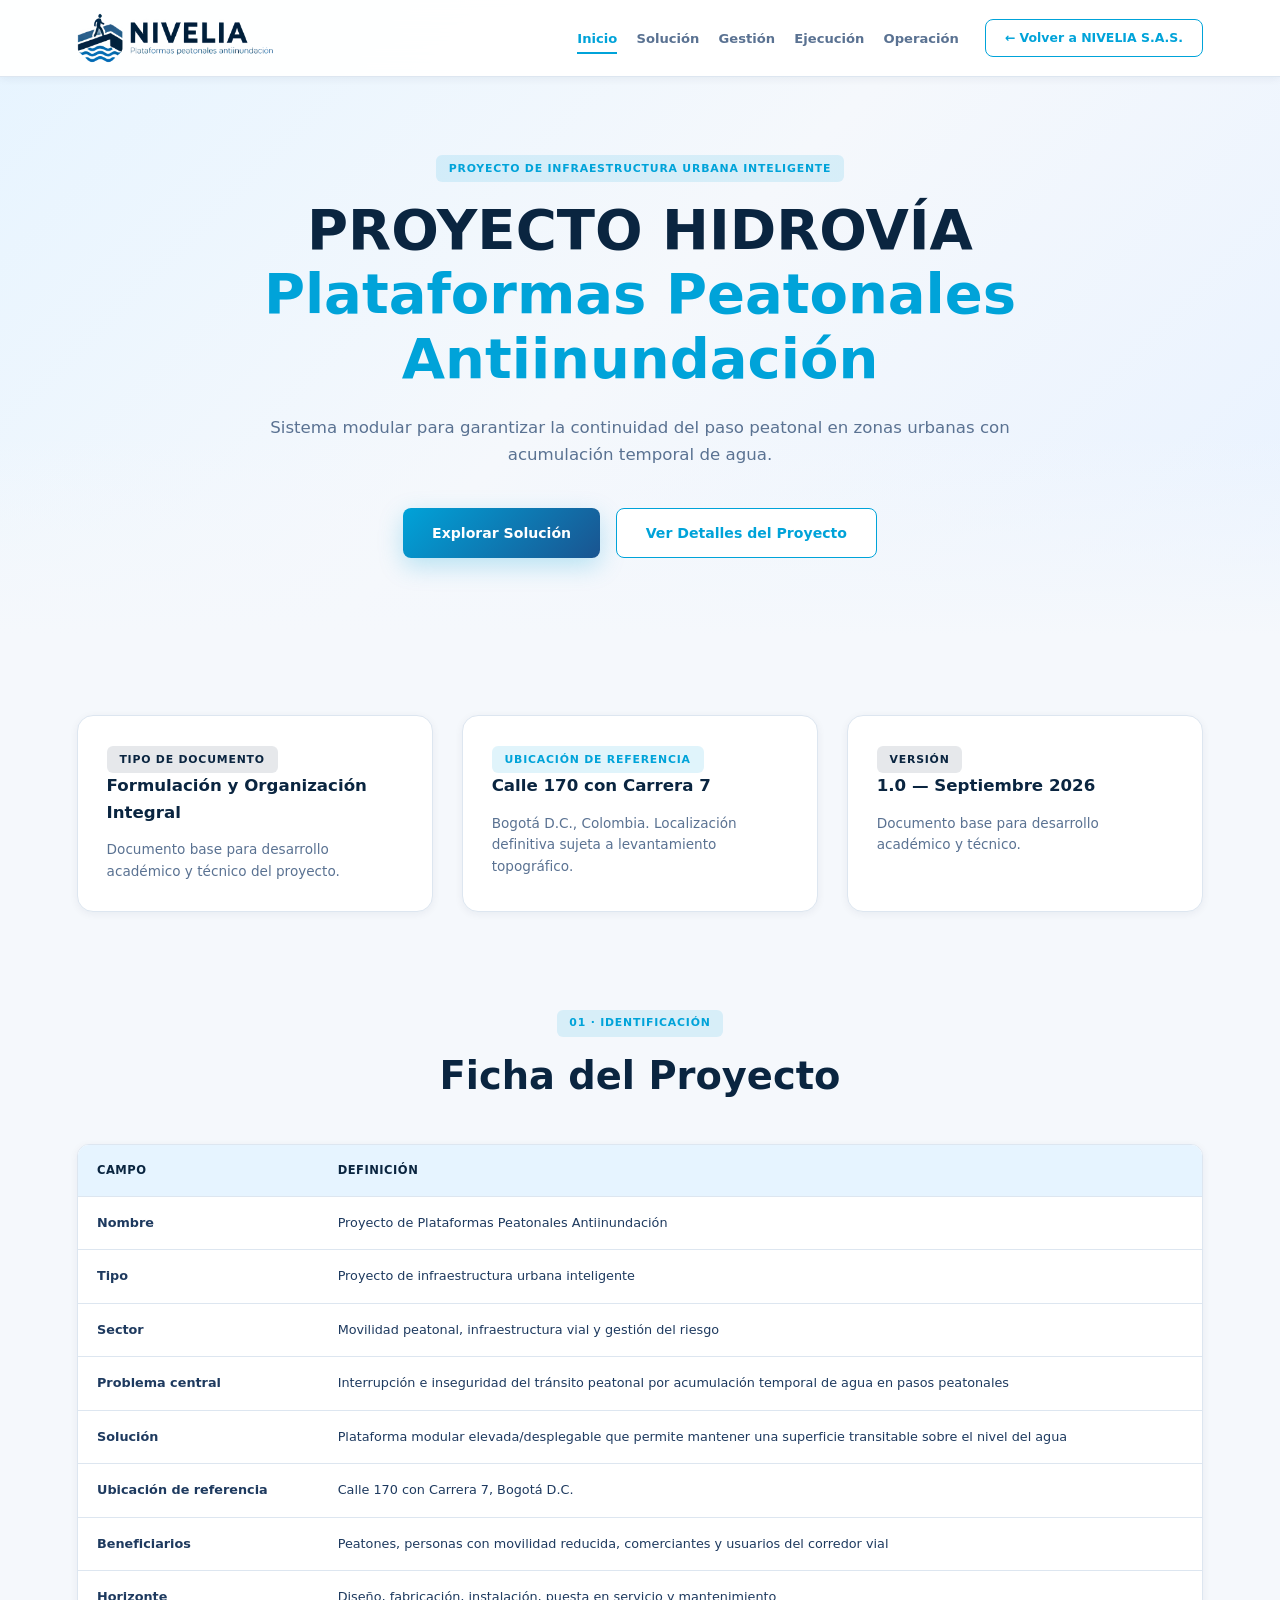
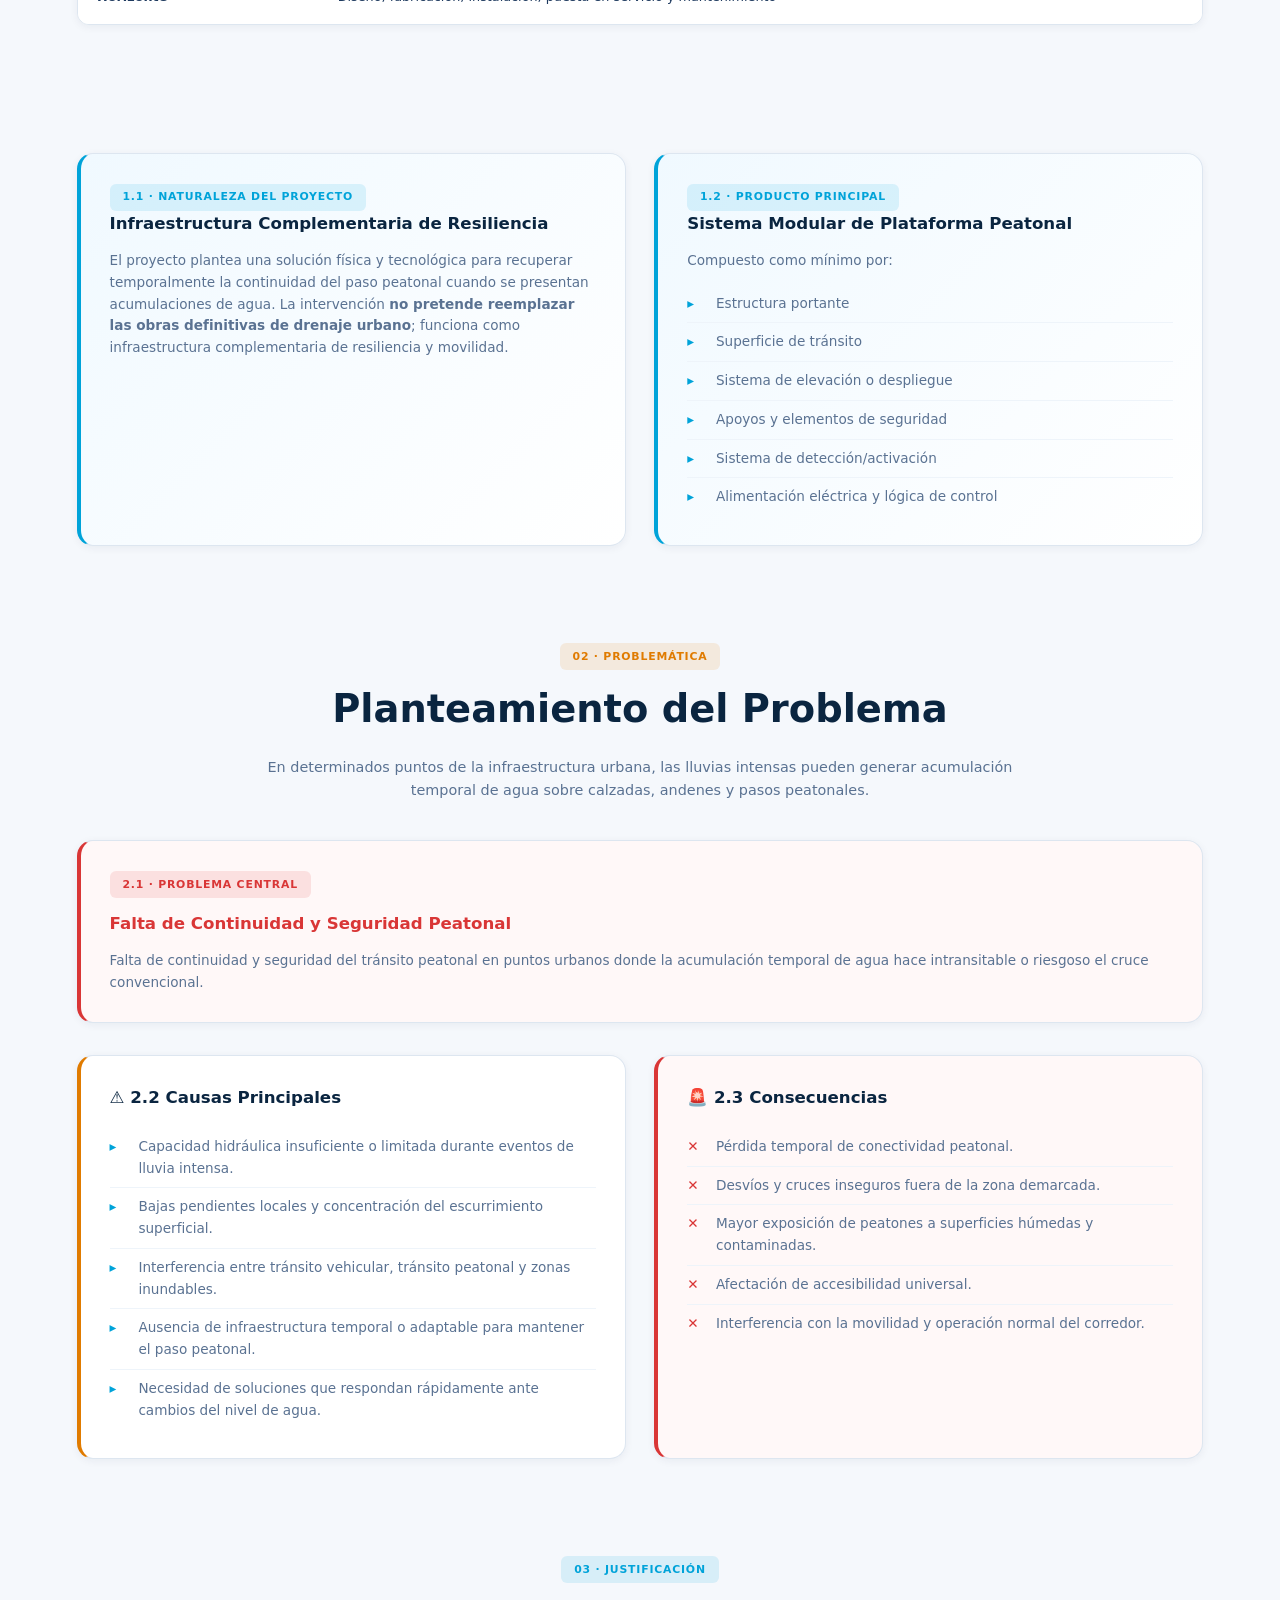
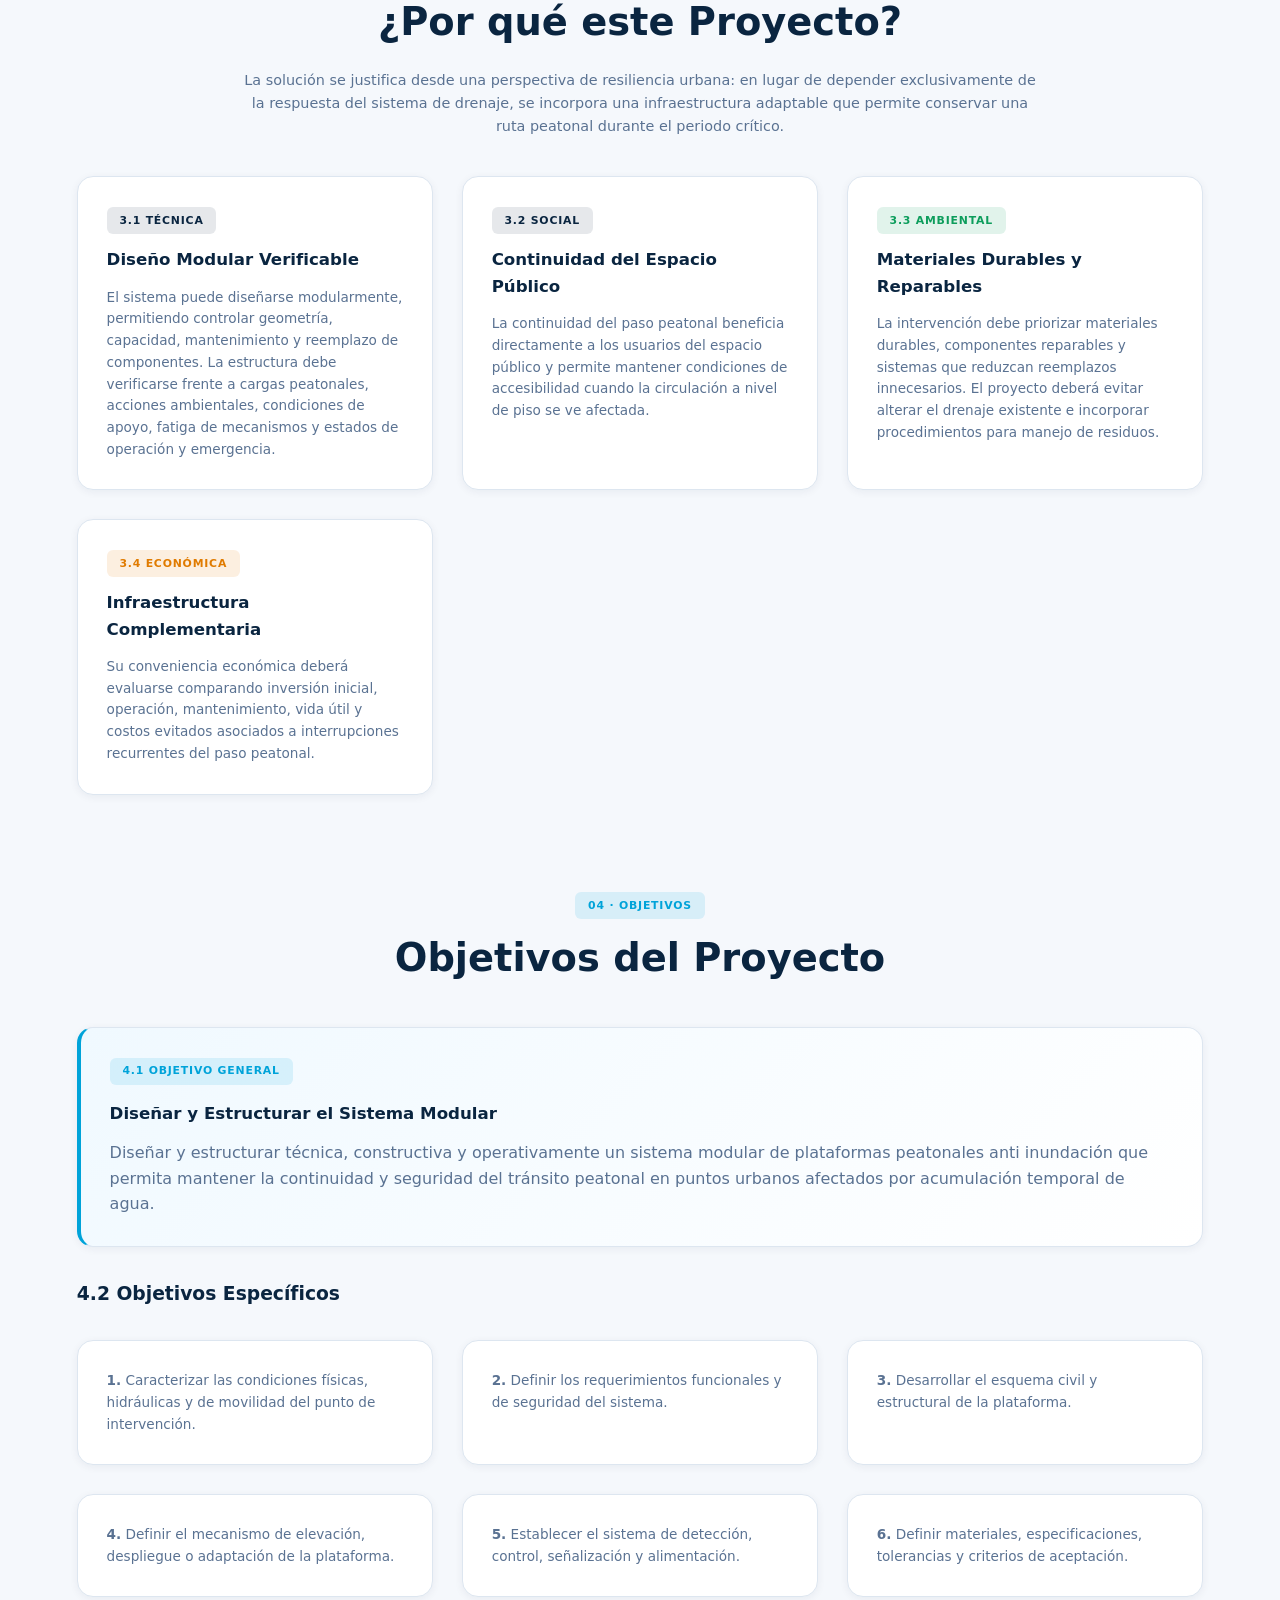
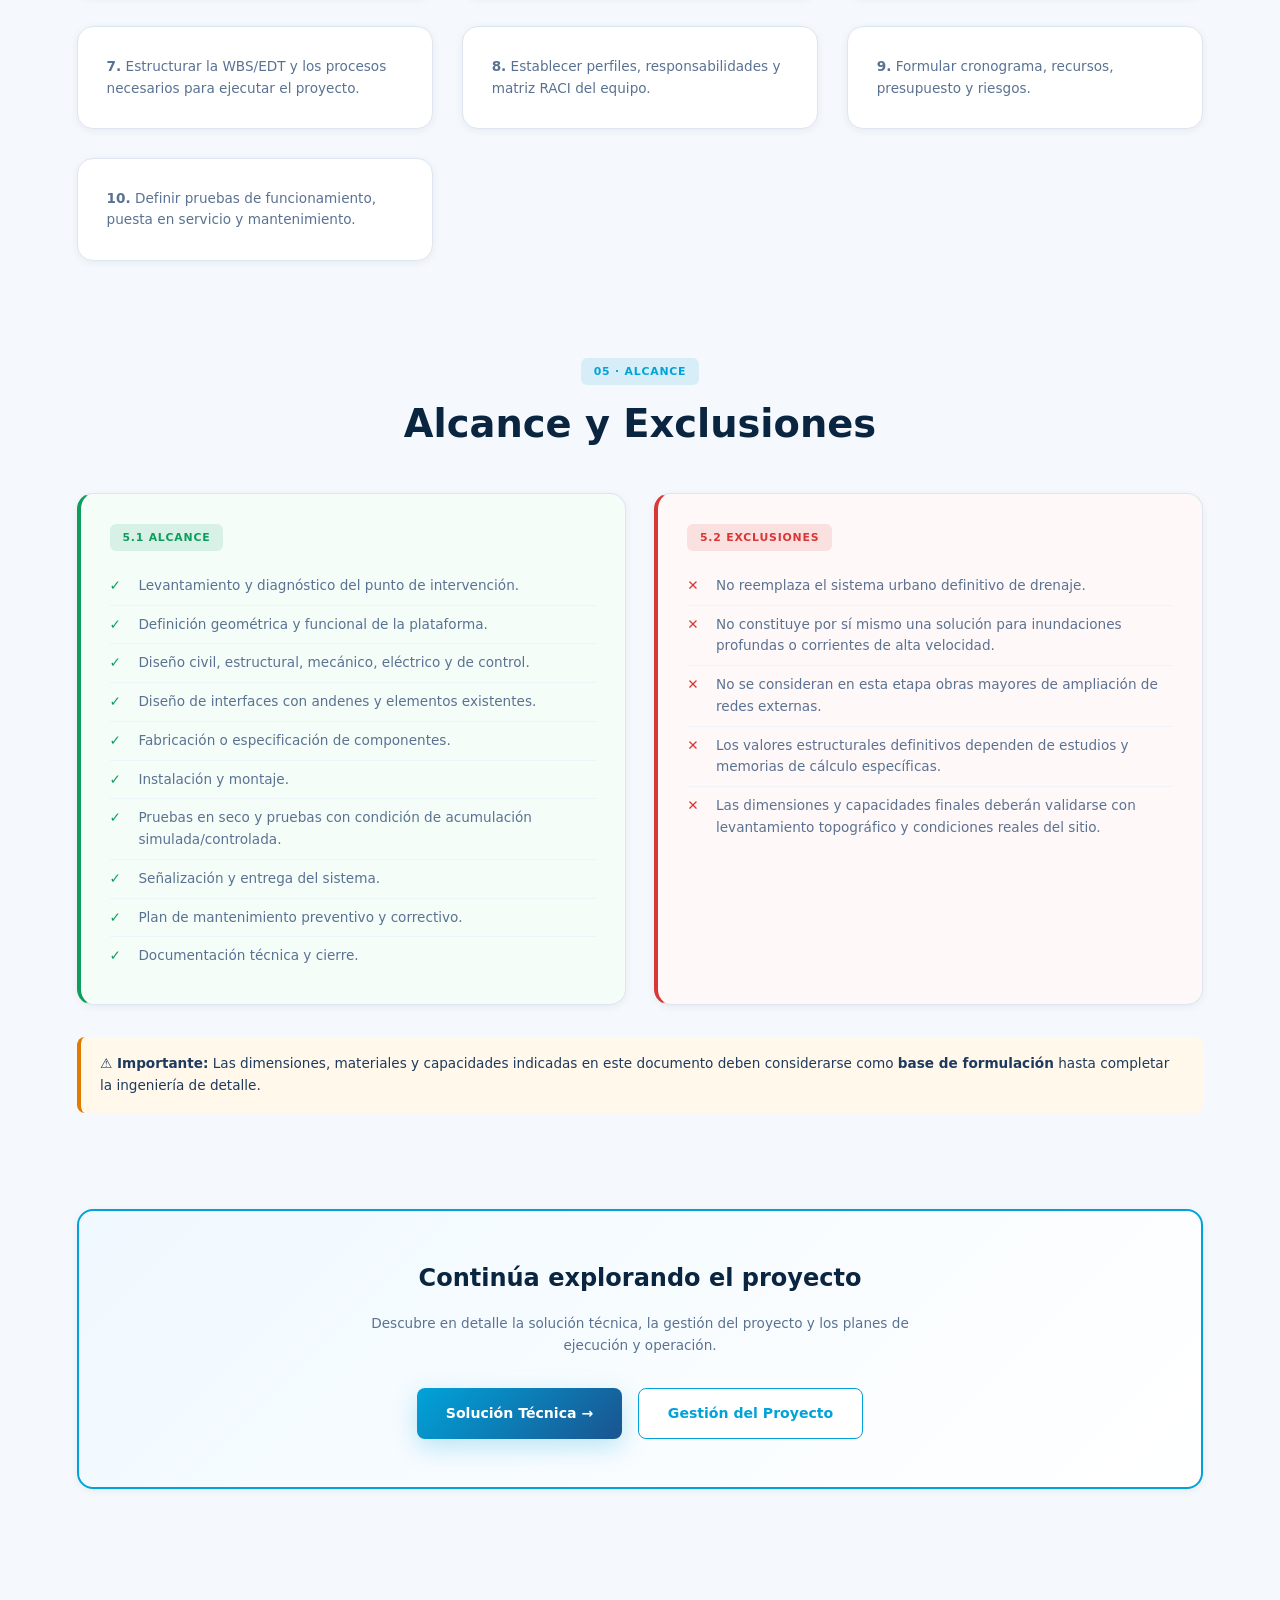
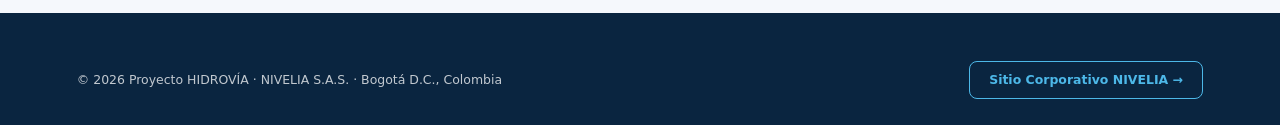
<file: index.html>
<!DOCTYPE html>
<html lang="es">
<head>
  <meta charset="UTF-8">
  <meta name="viewport" content="width=device-width, initial-scale=1.0">
  <title>Proyecto Hidrovía | Plataformas Peatonales Antiinundación</title>
  <link rel="icon" type="image/png" href="assets/images/favicon.png">
  <link rel="stylesheet" href="css/style.css">
</head>
<body>

    <header class="navbar">
    <a href="index.html" class="logo-container">
      <img src="assets/images/logo-proyecto.png" alt="Proyecto Hidrovía" class="logo-img" onerror="this.style.display='none'">
    </a>

    <!-- Botón Hamburguesa (visible solo en móvil/tablet) -->
    <button class="menu-toggle" id="menu-toggle" aria-label="Abrir menú">
      <span></span>
      <span></span>
      <span></span>
    </button>

    <nav class="nav-container" id="nav-container">
      <ul class="nav-links">
        <li><a href="index.html">Inicio</a></li>
        <li><a href="solucion.html">Solución</a></li>
        <li><a href="gestion.html">Gestión</a></li>
        <li><a href="ejecucion.html">Ejecución</a></li>
        <li><a href="operacion.html">Operación</a></li>
      </ul>
      <a href="https://nivelia-web.vercel.app/index.html" class="btn-corporate" target="_blank">← Volver a NIVELIA S.A.S.</a>
    </nav>
  </header>

  <!-- HERO -->
  <section class="hero">
    <span class="badge badge-blue">Proyecto de Infraestructura Urbana Inteligente</span>
    <h1>
      PROYECTO HIDROVÍA
      <span>Plataformas Peatonales Antiinundación</span>
    </h1>
    <p class="subtitle">
      Sistema modular para garantizar la continuidad del paso peatonal en zonas urbanas con acumulación temporal de agua.
    </p>
    <div style="display: flex; gap: 1rem; justify-content: center; flex-wrap: wrap; position: relative; z-index: 1;">
      <a href="solucion.html" class="btn-primary">Explorar Solución</a>
      <a href="#identificacion" class="btn-secondary">Ver Detalles del Proyecto</a>
    </div>
  </section>

  <!-- CONTROL DEL DOCUMENTO -->
  <section>
    <div class="grid-cards">
      <div class="card">
        <span class="badge badge-navy">Tipo de Documento</span>
        <h3>Formulación y Organización Integral</h3>
        <p>Documento base para desarrollo académico y técnico del proyecto.</p>
      </div>
      <div class="card">
        <span class="badge badge-blue">Ubicación de Referencia</span>
        <h3>Calle 170 con Carrera 7</h3>
        <p>Bogotá D.C., Colombia. Localización definitiva sujeta a levantamiento topográfico.</p>
      </div>
      <div class="card">
        <span class="badge badge-navy">Versión</span>
        <h3>1.0 — Septiembre 2026</h3>
        <p>Documento base para desarrollo académico y técnico.</p>
      </div>
    </div>
  </section>

  <!-- 1. IDENTIFICACIÓN DEL PROYECTO -->
  <section id="identificacion">
    <div class="section-header">
      <span class="badge badge-blue">01 · Identificación</span>
      <h2>Ficha del Proyecto</h2>
    </div>

    <div class="table-responsive">
      <table>
        <thead><tr><th>Campo</th><th>Definición</th></tr></thead>
        <tbody>
          <tr><td><strong>Nombre</strong></td><td>Proyecto de Plataformas Peatonales Antiinundación</td></tr>
          <tr><td><strong>Tipo</strong></td><td>Proyecto de infraestructura urbana inteligente</td></tr>
          <tr><td><strong>Sector</strong></td><td>Movilidad peatonal, infraestructura vial y gestión del riesgo</td></tr>
          <tr><td><strong>Problema central</strong></td><td>Interrupción e inseguridad del tránsito peatonal por acumulación temporal de agua en pasos peatonales</td></tr>
          <tr><td><strong>Solución</strong></td><td>Plataforma modular elevada/desplegable que permite mantener una superficie transitable sobre el nivel del agua</td></tr>
          <tr><td><strong>Ubicación de referencia</strong></td><td>Calle 170 con Carrera 7, Bogotá D.C.</td></tr>
          <tr><td><strong>Beneficiarios</strong></td><td>Peatones, personas con movilidad reducida, comerciantes y usuarios del corredor vial</td></tr>
          <tr><td><strong>Horizonte</strong></td><td>Diseño, fabricación, instalación, puesta en servicio y mantenimiento</td></tr>
        </tbody>
      </table>
    </div>
  </section>

  <!-- 1.1 Naturaleza + 1.2 Producto -->
  <section>
    <div class="grid-cards">
      <div class="card card-highlight">
        <span class="badge badge-blue">1.1 · Naturaleza del Proyecto</span>
        <h3>Infraestructura Complementaria de Resiliencia</h3>
        <p>El proyecto plantea una solución física y tecnológica para recuperar temporalmente la continuidad del paso peatonal cuando se presentan acumulaciones de agua. La intervención <strong>no pretende reemplazar las obras definitivas de drenaje urbano</strong>; funciona como infraestructura complementaria de resiliencia y movilidad.</p>
      </div>
      <div class="card card-highlight">
        <span class="badge badge-blue">1.2 · Producto Principal</span>
        <h3>Sistema Modular de Plataforma Peatonal</h3>
        <p>Compuesto como mínimo por:</p>
        <ul class="list-check list-arrow" style="margin-top: 0.8rem;">
          <li>Estructura portante</li>
          <li>Superficie de tránsito</li>
          <li>Sistema de elevación o despliegue</li>
          <li>Apoyos y elementos de seguridad</li>
          <li>Sistema de detección/activación</li>
          <li>Alimentación eléctrica y lógica de control</li>
        </ul>
      </div>
    </div>
  </section>

  <!-- 2. PLANTEAMIENTO DEL PROBLEMA -->
  <section>
    <div class="section-header">
      <span class="badge badge-orange">02 · Problemática</span>
      <h2>Planteamiento del Problema</h2>
      <p>En determinados puntos de la infraestructura urbana, las lluvias intensas pueden generar acumulación temporal de agua sobre calzadas, andenes y pasos peatonales.</p>
    </div>

    <div class="card card-danger mb-4">
      <span class="badge badge-red">2.1 · Problema Central</span>
      <h3 style="color: var(--primary-red); margin-top: 0.8rem;">Falta de Continuidad y Seguridad Peatonal</h3>
      <p style="margin-top: 0.5rem;">Falta de continuidad y seguridad del tránsito peatonal en puntos urbanos donde la acumulación temporal de agua hace intransitable o riesgoso el cruce convencional.</p>
    </div>

    <div class="grid-cards">
      <div class="card card-warning">
        <h3>⚠️ 2.2 Causas Principales</h3>
        <ul class="list-check list-arrow" style="margin-top: 1rem;">
          <li>Capacidad hidráulica insuficiente o limitada durante eventos de lluvia intensa.</li>
          <li>Bajas pendientes locales y concentración del escurrimiento superficial.</li>
          <li>Interferencia entre tránsito vehicular, tránsito peatonal y zonas inundables.</li>
          <li>Ausencia de infraestructura temporal o adaptable para mantener el paso peatonal.</li>
          <li>Necesidad de soluciones que respondan rápidamente ante cambios del nivel de agua.</li>
        </ul>
      </div>

      <div class="card card-danger">
        <h3>🚨 2.3 Consecuencias</h3>
        <ul class="list-check list-x" style="margin-top: 1rem;">
          <li>Pérdida temporal de conectividad peatonal.</li>
          <li>Desvíos y cruces inseguros fuera de la zona demarcada.</li>
          <li>Mayor exposición de peatones a superficies húmedas y contaminadas.</li>
          <li>Afectación de accesibilidad universal.</li>
          <li>Interferencia con la movilidad y operación normal del corredor.</li>
        </ul>
      </div>
    </div>
  </section>

  <!-- 3. JUSTIFICACIÓN -->
  <section>
    <div class="section-header">
      <span class="badge badge-blue">03 · Justificación</span>
      <h2>¿Por qué este Proyecto?</h2>
      <p>La solución se justifica desde una perspectiva de resiliencia urbana: en lugar de depender exclusivamente de la respuesta del sistema de drenaje, se incorpora una infraestructura adaptable que permite conservar una ruta peatonal durante el periodo crítico.</p>
    </div>

    <div class="grid-cards">
      <div class="card">
        <span class="badge badge-navy">3.1 Técnica</span>
        <h3 style="margin-top: 0.8rem;">Diseño Modular Verificable</h3>
        <p>El sistema puede diseñarse modularmente, permitiendo controlar geometría, capacidad, mantenimiento y reemplazo de componentes. La estructura debe verificarse frente a cargas peatonales, acciones ambientales, condiciones de apoyo, fatiga de mecanismos y estados de operación y emergencia.</p>
      </div>
      <div class="card">
        <span class="badge badge-navy">3.2 Social</span>
        <h3 style="margin-top: 0.8rem;">Continuidad del Espacio Público</h3>
        <p>La continuidad del paso peatonal beneficia directamente a los usuarios del espacio público y permite mantener condiciones de accesibilidad cuando la circulación a nivel de piso se ve afectada.</p>
      </div>
      <div class="card">
        <span class="badge badge-green">3.3 Ambiental</span>
        <h3 style="margin-top: 0.8rem;">Materiales Durables y Reparables</h3>
        <p>La intervención debe priorizar materiales durables, componentes reparables y sistemas que reduzcan reemplazos innecesarios. El proyecto deberá evitar alterar el drenaje existente e incorporar procedimientos para manejo de residuos.</p>
      </div>
      <div class="card">
        <span class="badge badge-orange">3.4 Económica</span>
        <h3 style="margin-top: 0.8rem;">Infraestructura Complementaria</h3>
        <p>Su conveniencia económica deberá evaluarse comparando inversión inicial, operación, mantenimiento, vida útil y costos evitados asociados a interrupciones recurrentes del paso peatonal.</p>
      </div>
    </div>
  </section>

  <!-- 4. OBJETIVOS -->
  <section>
    <div class="section-header">
      <span class="badge badge-blue">04 · Objetivos</span>
      <h2>Objetivos del Proyecto</h2>
    </div>

    <div class="card card-highlight mb-4">
      <span class="badge badge-blue">4.1 Objetivo General</span>
      <h3 style="margin-top: 1rem;">Diseñar y Estructurar el Sistema Modular</h3>
      <p style="margin-top: 0.8rem; font-size: 1rem;">Diseñar y estructurar técnica, constructiva y operativamente un sistema modular de plataformas peatonales anti inundación que permita mantener la continuidad y seguridad del tránsito peatonal en puntos urbanos afectados por acumulación temporal de agua.</p>
    </div>

    <h3 style="color: var(--primary-navy); margin-bottom: 1.5rem;">4.2 Objetivos Específicos</h3>
    <div class="grid-cards">
      <div class="card"><p><strong>1.</strong> Caracterizar las condiciones físicas, hidráulicas y de movilidad del punto de intervención.</p></div>
      <div class="card"><p><strong>2.</strong> Definir los requerimientos funcionales y de seguridad del sistema.</p></div>
      <div class="card"><p><strong>3.</strong> Desarrollar el esquema civil y estructural de la plataforma.</p></div>
      <div class="card"><p><strong>4.</strong> Definir el mecanismo de elevación, despliegue o adaptación de la plataforma.</p></div>
      <div class="card"><p><strong>5.</strong> Establecer el sistema de detección, control, señalización y alimentación.</p></div>
      <div class="card"><p><strong>6.</strong> Definir materiales, especificaciones, tolerancias y criterios de aceptación.</p></div>
      <div class="card"><p><strong>7.</strong> Estructurar la WBS/EDT y los procesos necesarios para ejecutar el proyecto.</p></div>
      <div class="card"><p><strong>8.</strong> Establecer perfiles, responsabilidades y matriz RACI del equipo.</p></div>
      <div class="card"><p><strong>9.</strong> Formular cronograma, recursos, presupuesto y riesgos.</p></div>
      <div class="card"><p><strong>10.</strong> Definir pruebas de funcionamiento, puesta en servicio y mantenimiento.</p></div>
    </div>
  </section>

  <!-- 5. ALCANCE Y EXCLUSIONES -->
  <section>
    <div class="section-header">
      <span class="badge badge-blue">05 · Alcance</span>
      <h2>Alcance y Exclusiones</h2>
    </div>

    <div class="grid-cards">
      <div class="card card-success">
        <span class="badge badge-green">5.1 Alcance</span>
        <ul class="list-check" style="margin-top: 1rem;">
          <li>Levantamiento y diagnóstico del punto de intervención.</li>
          <li>Definición geométrica y funcional de la plataforma.</li>
          <li>Diseño civil, estructural, mecánico, eléctrico y de control.</li>
          <li>Diseño de interfaces con andenes y elementos existentes.</li>
          <li>Fabricación o especificación de componentes.</li>
          <li>Instalación y montaje.</li>
          <li>Pruebas en seco y pruebas con condición de acumulación simulada/controlada.</li>
          <li>Señalización y entrega del sistema.</li>
          <li>Plan de mantenimiento preventivo y correctivo.</li>
          <li>Documentación técnica y cierre.</li>
        </ul>
      </div>

      <div class="card card-danger">
        <span class="badge badge-red">5.2 Exclusiones</span>
        <ul class="list-check list-x" style="margin-top: 1rem;">
          <li>No reemplaza el sistema urbano definitivo de drenaje.</li>
          <li>No constituye por sí mismo una solución para inundaciones profundas o corrientes de alta velocidad.</li>
          <li>No se consideran en esta etapa obras mayores de ampliación de redes externas.</li>
          <li>Los valores estructurales definitivos dependen de estudios y memorias de cálculo específicas.</li>
          <li>Las dimensiones y capacidades finales deberán validarse con levantamiento topográfico y condiciones reales del sitio.</li>
        </ul>
      </div>
    </div>

    <div class="info-box warning mt-4">
      <strong>⚠️ Importante:</strong> Las dimensiones, materiales y capacidades indicadas en este documento deben considerarse como <strong>base de formulación</strong> hasta completar la ingeniería de detalle.
    </div>
  </section>

  <!-- CTA final -->
  <section>
    <div class="card" style="text-align: center; padding: 3rem; border: 2px solid var(--primary-cyan); background: linear-gradient(135deg, #f0f9ff, #ffffff);">
      <h2 style="color: var(--primary-navy); margin-bottom: 1rem;">Continúa explorando el proyecto</h2>
      <p style="color: var(--text-muted); max-width: 600px; margin: 0 auto 2rem;">
        Descubre en detalle la solución técnica, la gestión del proyecto y los planes de ejecución y operación.
      </p>
      <div style="display: flex; gap: 1rem; justify-content: center; flex-wrap: wrap;">
        <a href="solucion.html" class="btn-primary">Solución Técnica →</a>
        <a href="gestion.html" class="btn-secondary">Gestión del Proyecto</a>
      </div>
    </div>
  </section>

  <footer>
    <div class="footer-content">
      <div class="footer-text">
        &copy; 2026 Proyecto HIDROVÍA · NIVELIA S.A.S. · Bogotá D.C., Colombia
      </div>
      <a href="https://nivelia-web.vercel.app/index.html" class="btn-corporate" target="_blank">
        Sitio Corporativo NIVELIA →
      </a>
    </div>
  </footer>

  <script src="js/main.js"></script>
</body>
</html>
</file>
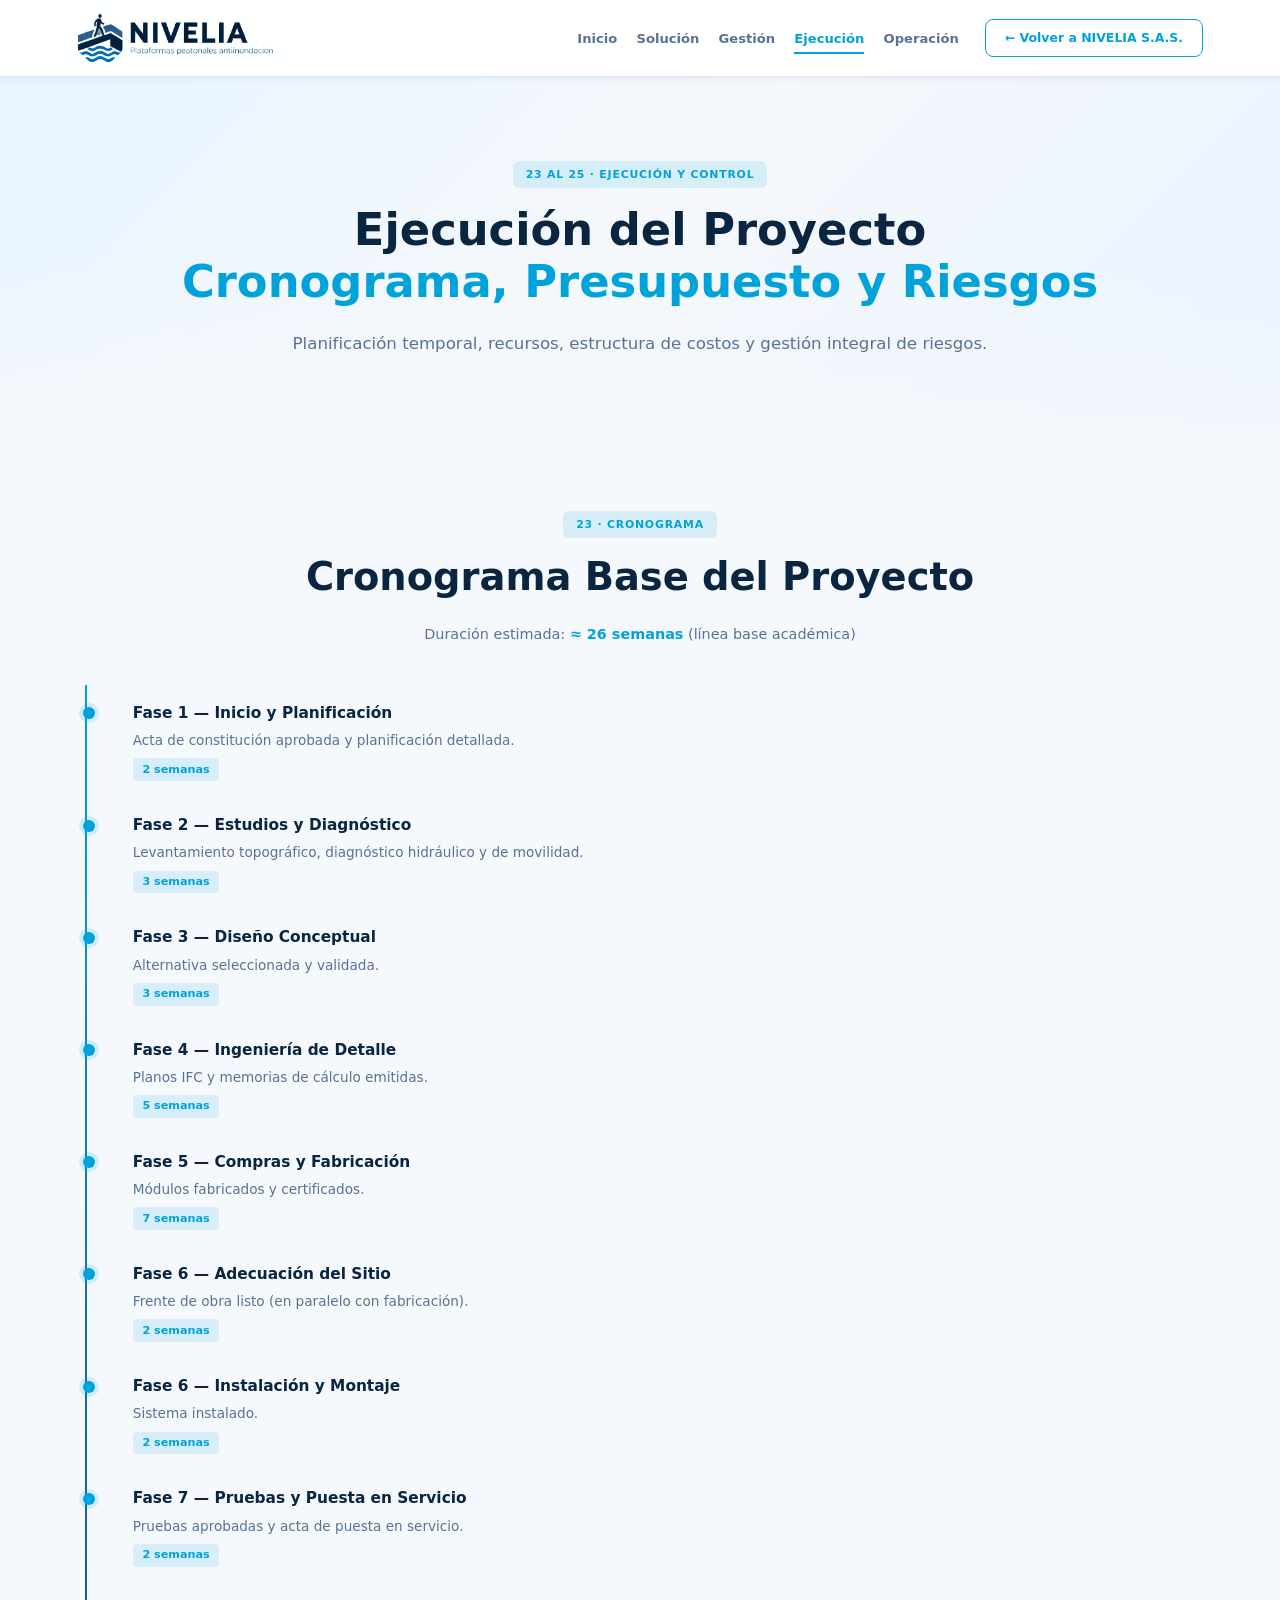
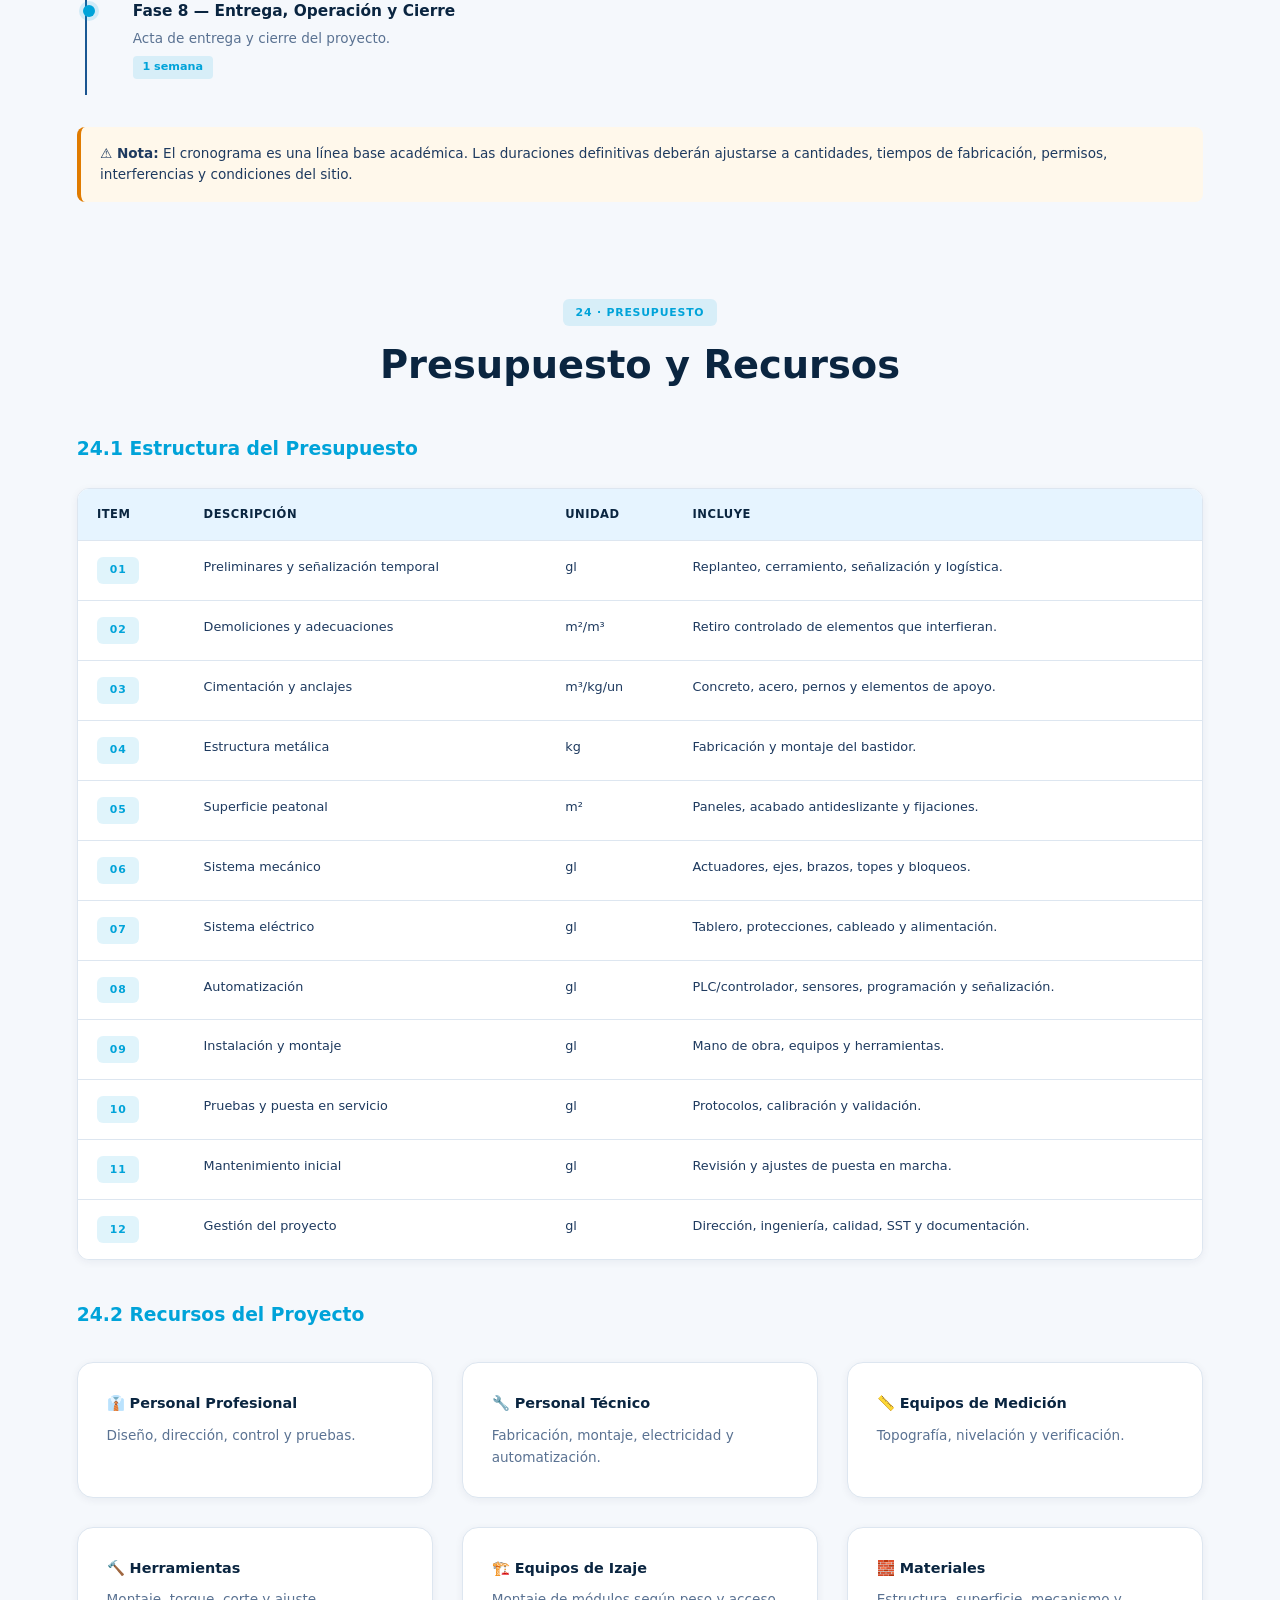
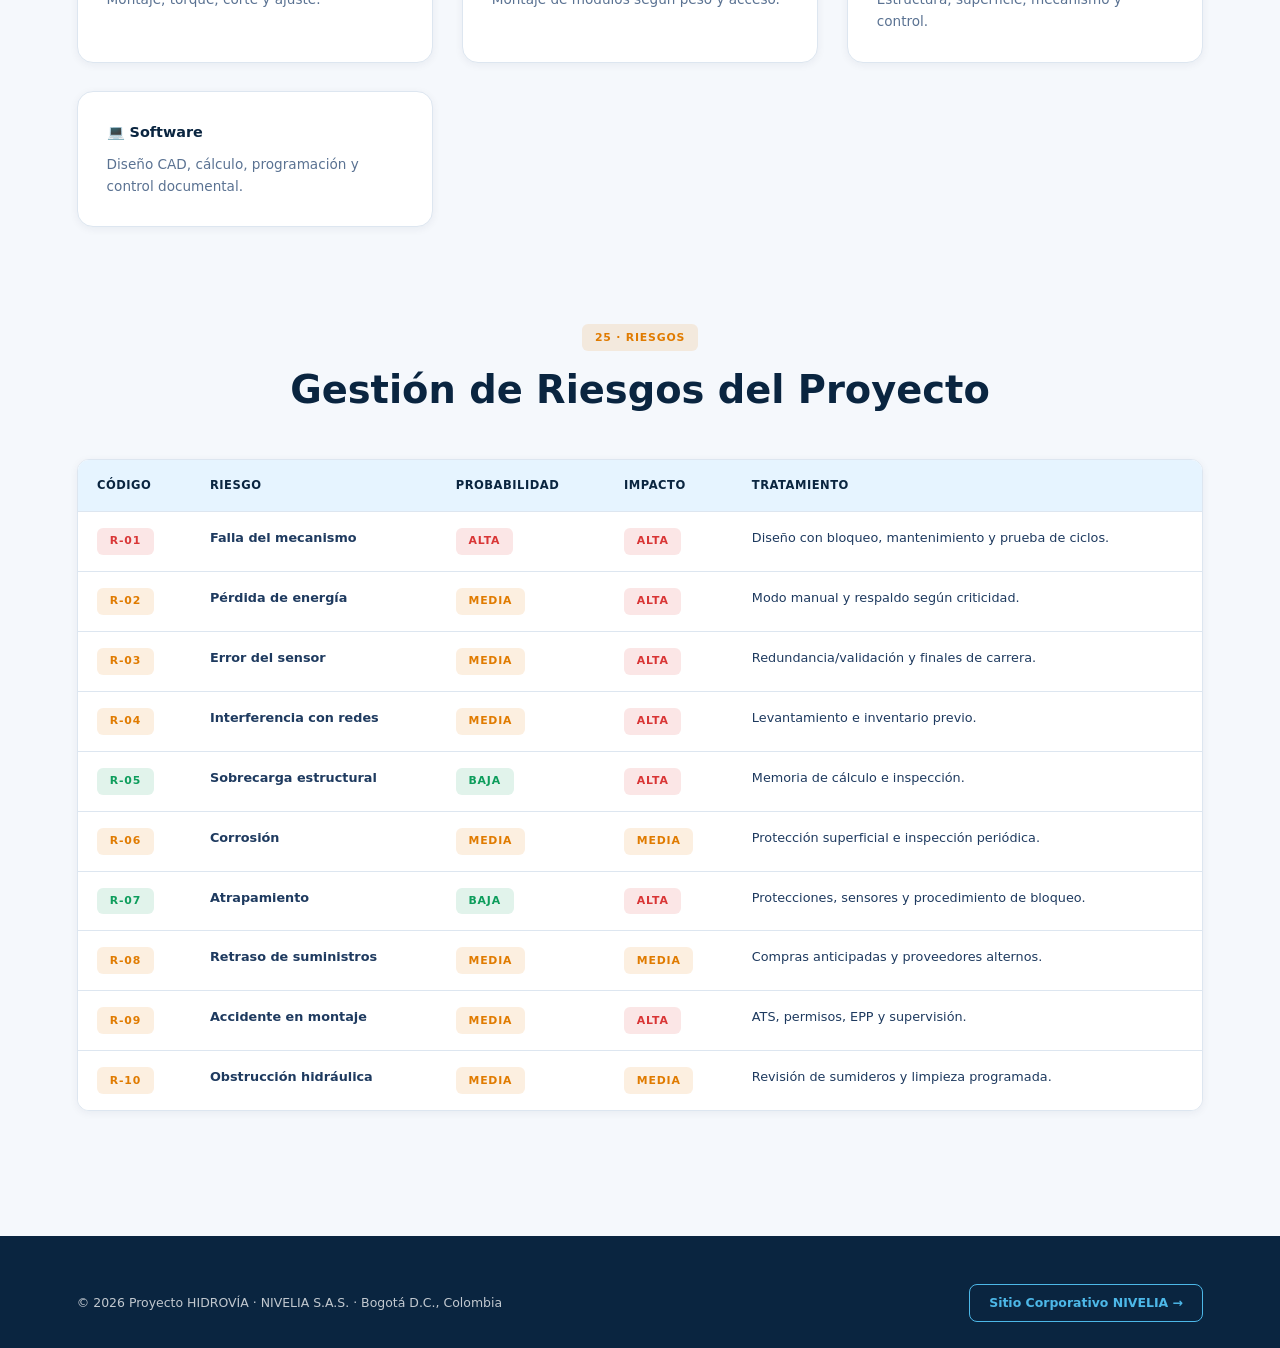
<file: ejecucion.html>
<!DOCTYPE html>
<html lang="es">
<head>
  <meta charset="UTF-8">
  <meta name="viewport" content="width=device-width, initial-scale=1.0">
  <title>Ejecución | Proyecto Hidrovía</title>
  <link rel="icon" type="image/png" href="assets/images/favicon.png">
  <link rel="stylesheet" href="css/style.css">
</head>
<body>

    <header class="navbar">
    <a href="index.html" class="logo-container">
      <img src="assets/images/logo-proyecto.png" alt="Proyecto Hidrovía" class="logo-img" onerror="this.style.display='none'">
    </a>

    <!-- Botón Hamburguesa (visible solo en móvil/tablet) -->
    <button class="menu-toggle" id="menu-toggle" aria-label="Abrir menú">
      <span></span>
      <span></span>
      <span></span>
    </button>

    <nav class="nav-container" id="nav-container">
      <ul class="nav-links">
        <li><a href="index.html">Inicio</a></li>
        <li><a href="solucion.html">Solución</a></li>
        <li><a href="gestion.html">Gestión</a></li>
        <li><a href="ejecucion.html">Ejecución</a></li>
        <li><a href="operacion.html">Operación</a></li>
      </ul>
      <a href="https://nivelia-web.vercel.app/index.html" class="btn-corporate" target="_blank">← Volver a NIVELIA S.A.S.</a>
    </nav>
  </header>

  <section class="hero" style="padding: 10rem 6% 4rem;">
    <span class="badge badge-blue">23 al 25 · Ejecución y Control</span>
    <h1 style="font-size: 2.8rem;">Ejecución del Proyecto <span>Cronograma, Presupuesto y Riesgos</span></h1>
    <p class="subtitle">Planificación temporal, recursos, estructura de costos y gestión integral de riesgos.</p>
  </section>

  <!-- 23. CRONOGRAMA -->
  <section>
    <div class="section-header">
      <span class="badge badge-blue">23 · Cronograma</span>
      <h2>Cronograma Base del Proyecto</h2>
      <p>Duración estimada: <strong class="text-cyan">≈ 26 semanas</strong> (línea base académica)</p>
    </div>

    <div class="timeline">
      <div class="timeline-item">
        <h4>Fase 1 — Inicio y Planificación</h4>
        <p>Acta de constitución aprobada y planificación detallada.</p>
        <span class="duration">2 semanas</span>
      </div>
      <div class="timeline-item">
        <h4>Fase 2 — Estudios y Diagnóstico</h4>
        <p>Levantamiento topográfico, diagnóstico hidráulico y de movilidad.</p>
        <span class="duration">3 semanas</span>
      </div>
      <div class="timeline-item">
        <h4>Fase 3 — Diseño Conceptual</h4>
        <p>Alternativa seleccionada y validada.</p>
        <span class="duration">3 semanas</span>
      </div>
      <div class="timeline-item">
        <h4>Fase 4 — Ingeniería de Detalle</h4>
        <p>Planos IFC y memorias de cálculo emitidas.</p>
        <span class="duration">5 semanas</span>
      </div>
      <div class="timeline-item">
        <h4>Fase 5 — Compras y Fabricación</h4>
        <p>Módulos fabricados y certificados.</p>
        <span class="duration">7 semanas</span>
      </div>
      <div class="timeline-item">
        <h4>Fase 6 — Adecuación del Sitio</h4>
        <p>Frente de obra listo (en paralelo con fabricación).</p>
        <span class="duration">2 semanas</span>
      </div>
      <div class="timeline-item">
        <h4>Fase 6 — Instalación y Montaje</h4>
        <p>Sistema instalado.</p>
        <span class="duration">2 semanas</span>
      </div>
      <div class="timeline-item">
        <h4>Fase 7 — Pruebas y Puesta en Servicio</h4>
        <p>Pruebas aprobadas y acta de puesta en servicio.</p>
        <span class="duration">2 semanas</span>
      </div>
      <div class="timeline-item">
        <h4>Fase 8 — Entrega, Operación y Cierre</h4>
        <p>Acta de entrega y cierre del proyecto.</p>
        <span class="duration">1 semana</span>
      </div>
    </div>

    <div class="info-box warning mt-4">
      <strong>⚠️ Nota:</strong> El cronograma es una línea base académica. Las duraciones definitivas deberán ajustarse a cantidades, tiempos de fabricación, permisos, interferencias y condiciones del sitio.
    </div>
  </section>

  <!-- 24. PRESUPUESTO Y RECURSOS -->
  <section>
    <div class="section-header">
      <span class="badge badge-blue">24 · Presupuesto</span>
      <h2>Presupuesto y Recursos</h2>
    </div>

    <h3 style="color: var(--primary-cyan); margin-bottom: 1.5rem;">24.1 Estructura del Presupuesto</h3>
    <div class="table-responsive">
      <table>
        <thead><tr><th>Item</th><th>Descripción</th><th>Unidad</th><th>Incluye</th></tr></thead>
        <tbody>
          <tr><td><span class="badge badge-blue">01</span></td><td>Preliminares y señalización temporal</td><td>gl</td><td>Replanteo, cerramiento, señalización y logística.</td></tr>
          <tr><td><span class="badge badge-blue">02</span></td><td>Demoliciones y adecuaciones</td><td>m²/m³</td><td>Retiro controlado de elementos que interfieran.</td></tr>
          <tr><td><span class="badge badge-blue">03</span></td><td>Cimentación y anclajes</td><td>m³/kg/un</td><td>Concreto, acero, pernos y elementos de apoyo.</td></tr>
          <tr><td><span class="badge badge-blue">04</span></td><td>Estructura metálica</td><td>kg</td><td>Fabricación y montaje del bastidor.</td></tr>
          <tr><td><span class="badge badge-blue">05</span></td><td>Superficie peatonal</td><td>m²</td><td>Paneles, acabado antideslizante y fijaciones.</td></tr>
          <tr><td><span class="badge badge-blue">06</span></td><td>Sistema mecánico</td><td>gl</td><td>Actuadores, ejes, brazos, topes y bloqueos.</td></tr>
          <tr><td><span class="badge badge-blue">07</span></td><td>Sistema eléctrico</td><td>gl</td><td>Tablero, protecciones, cableado y alimentación.</td></tr>
          <tr><td><span class="badge badge-blue">08</span></td><td>Automatización</td><td>gl</td><td>PLC/controlador, sensores, programación y señalización.</td></tr>
          <tr><td><span class="badge badge-blue">09</span></td><td>Instalación y montaje</td><td>gl</td><td>Mano de obra, equipos y herramientas.</td></tr>
          <tr><td><span class="badge badge-blue">10</span></td><td>Pruebas y puesta en servicio</td><td>gl</td><td>Protocolos, calibración y validación.</td></tr>
          <tr><td><span class="badge badge-blue">11</span></td><td>Mantenimiento inicial</td><td>gl</td><td>Revisión y ajustes de puesta en marcha.</td></tr>
          <tr><td><span class="badge badge-blue">12</span></td><td>Gestión del proyecto</td><td>gl</td><td>Dirección, ingeniería, calidad, SST y documentación.</td></tr>
        </tbody>
      </table>
    </div>

    <h3 style="color: var(--primary-cyan); margin: 2.5rem 0 1.5rem;">24.2 Recursos del Proyecto</h3>
    <div class="grid-cards">
      <div class="card"><h4>👔 Personal Profesional</h4><p>Diseño, dirección, control y pruebas.</p></div>
      <div class="card"><h4>🔧 Personal Técnico</h4><p>Fabricación, montaje, electricidad y automatización.</p></div>
      <div class="card"><h4>📏 Equipos de Medición</h4><p>Topografía, nivelación y verificación.</p></div>
      <div class="card"><h4>🔨 Herramientas</h4><p>Montaje, torque, corte y ajuste.</p></div>
      <div class="card"><h4>🏗️ Equipos de Izaje</h4><p>Montaje de módulos según peso y acceso.</p></div>
      <div class="card"><h4>🧱 Materiales</h4><p>Estructura, superficie, mecanismo y control.</p></div>
      <div class="card"><h4>💻 Software</h4><p>Diseño CAD, cálculo, programación y control documental.</p></div>
    </div>
  </section>

  <!-- 25. GESTIÓN DE RIESGOS -->
  <section>
    <div class="section-header">
      <span class="badge badge-orange">25 · Riesgos</span>
      <h2>Gestión de Riesgos del Proyecto</h2>
    </div>

    <div class="table-responsive">
      <table>
        <thead>
          <tr><th>Código</th><th>Riesgo</th><th>Probabilidad</th><th>Impacto</th><th>Tratamiento</th></tr>
        </thead>
        <tbody>
          <tr><td><span class="badge badge-red">R-01</span></td><td><strong>Falla del mecanismo</strong></td><td><span class="badge badge-red">Alta</span></td><td><span class="badge badge-red">Alta</span></td><td>Diseño con bloqueo, mantenimiento y prueba de ciclos.</td></tr>
          <tr><td><span class="badge badge-orange">R-02</span></td><td><strong>Pérdida de energía</strong></td><td><span class="badge badge-orange">Media</span></td><td><span class="badge badge-red">Alta</span></td><td>Modo manual y respaldo según criticidad.</td></tr>
          <tr><td><span class="badge badge-orange">R-03</span></td><td><strong>Error del sensor</strong></td><td><span class="badge badge-orange">Media</span></td><td><span class="badge badge-red">Alta</span></td><td>Redundancia/validación y finales de carrera.</td></tr>
          <tr><td><span class="badge badge-orange">R-04</span></td><td><strong>Interferencia con redes</strong></td><td><span class="badge badge-orange">Media</span></td><td><span class="badge badge-red">Alta</span></td><td>Levantamiento e inventario previo.</td></tr>
          <tr><td><span class="badge badge-green">R-05</span></td><td><strong>Sobrecarga estructural</strong></td><td><span class="badge badge-green">Baja</span></td><td><span class="badge badge-red">Alta</span></td><td>Memoria de cálculo e inspección.</td></tr>
          <tr><td><span class="badge badge-orange">R-06</span></td><td><strong>Corrosión</strong></td><td><span class="badge badge-orange">Media</span></td><td><span class="badge badge-orange">Media</span></td><td>Protección superficial e inspección periódica.</td></tr>
          <tr><td><span class="badge badge-green">R-07</span></td><td><strong>Atrapamiento</strong></td><td><span class="badge badge-green">Baja</span></td><td><span class="badge badge-red">Alta</span></td><td>Protecciones, sensores y procedimiento de bloqueo.</td></tr>
          <tr><td><span class="badge badge-orange">R-08</span></td><td><strong>Retraso de suministros</strong></td><td><span class="badge badge-orange">Media</span></td><td><span class="badge badge-orange">Media</span></td><td>Compras anticipadas y proveedores alternos.</td></tr>
          <tr><td><span class="badge badge-orange">R-09</span></td><td><strong>Accidente en montaje</strong></td><td><span class="badge badge-orange">Media</span></td><td><span class="badge badge-red">Alta</span></td><td>ATS, permisos, EPP y supervisión.</td></tr>
          <tr><td><span class="badge badge-orange">R-10</span></td><td><strong>Obstrucción hidráulica</strong></td><td><span class="badge badge-orange">Media</span></td><td><span class="badge badge-orange">Media</span></td><td>Revisión de sumideros y limpieza programada.</td></tr>
        </tbody>
      </table>
    </div>
  </section>

  <footer>
    <div class="footer-content">
      <div class="footer-text">&copy; 2026 Proyecto HIDROVÍA · NIVELIA S.A.S. · Bogotá D.C., Colombia</div>
      <a href="https://nivelia-web.vercel.app/index.html" class="btn-corporate" target="_blank">Sitio Corporativo NIVELIA →</a>
    </div>
  </footer>

  <script src="js/main.js"></script>
</body>
</html>
</file>
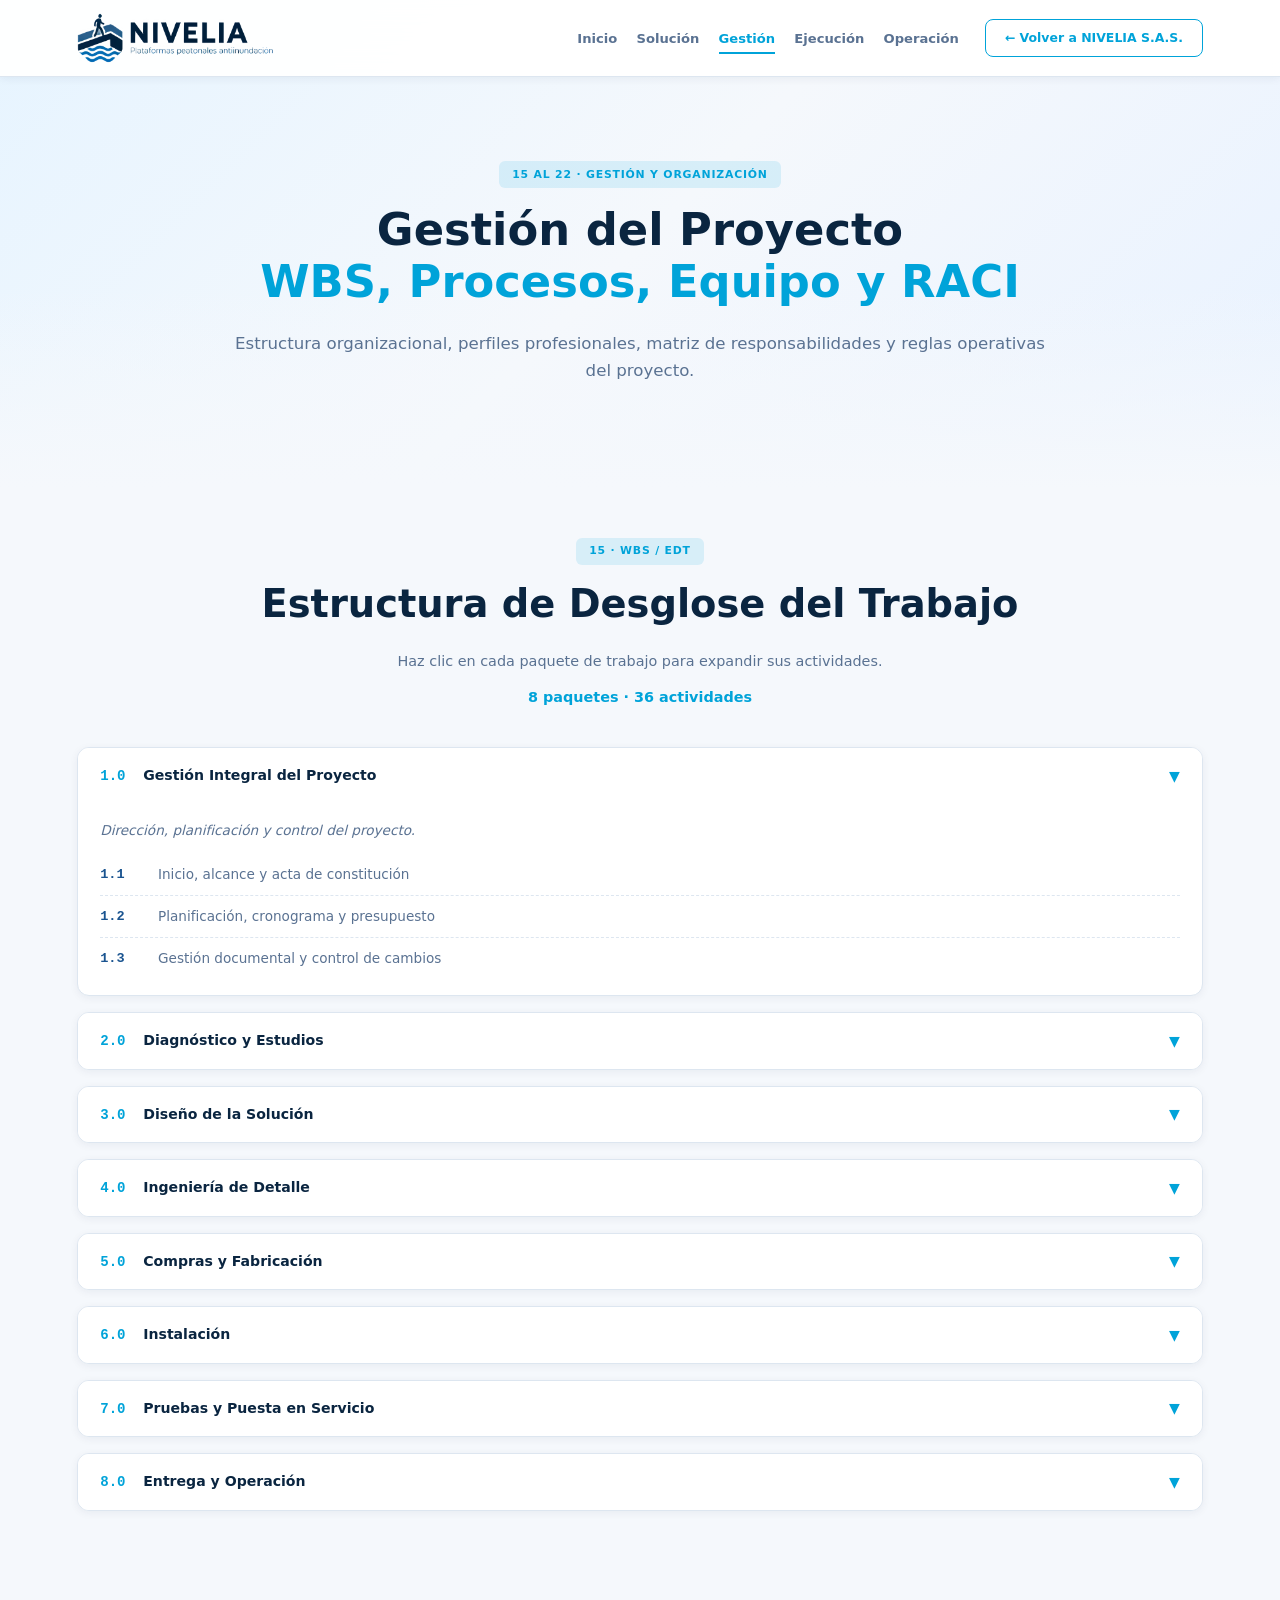
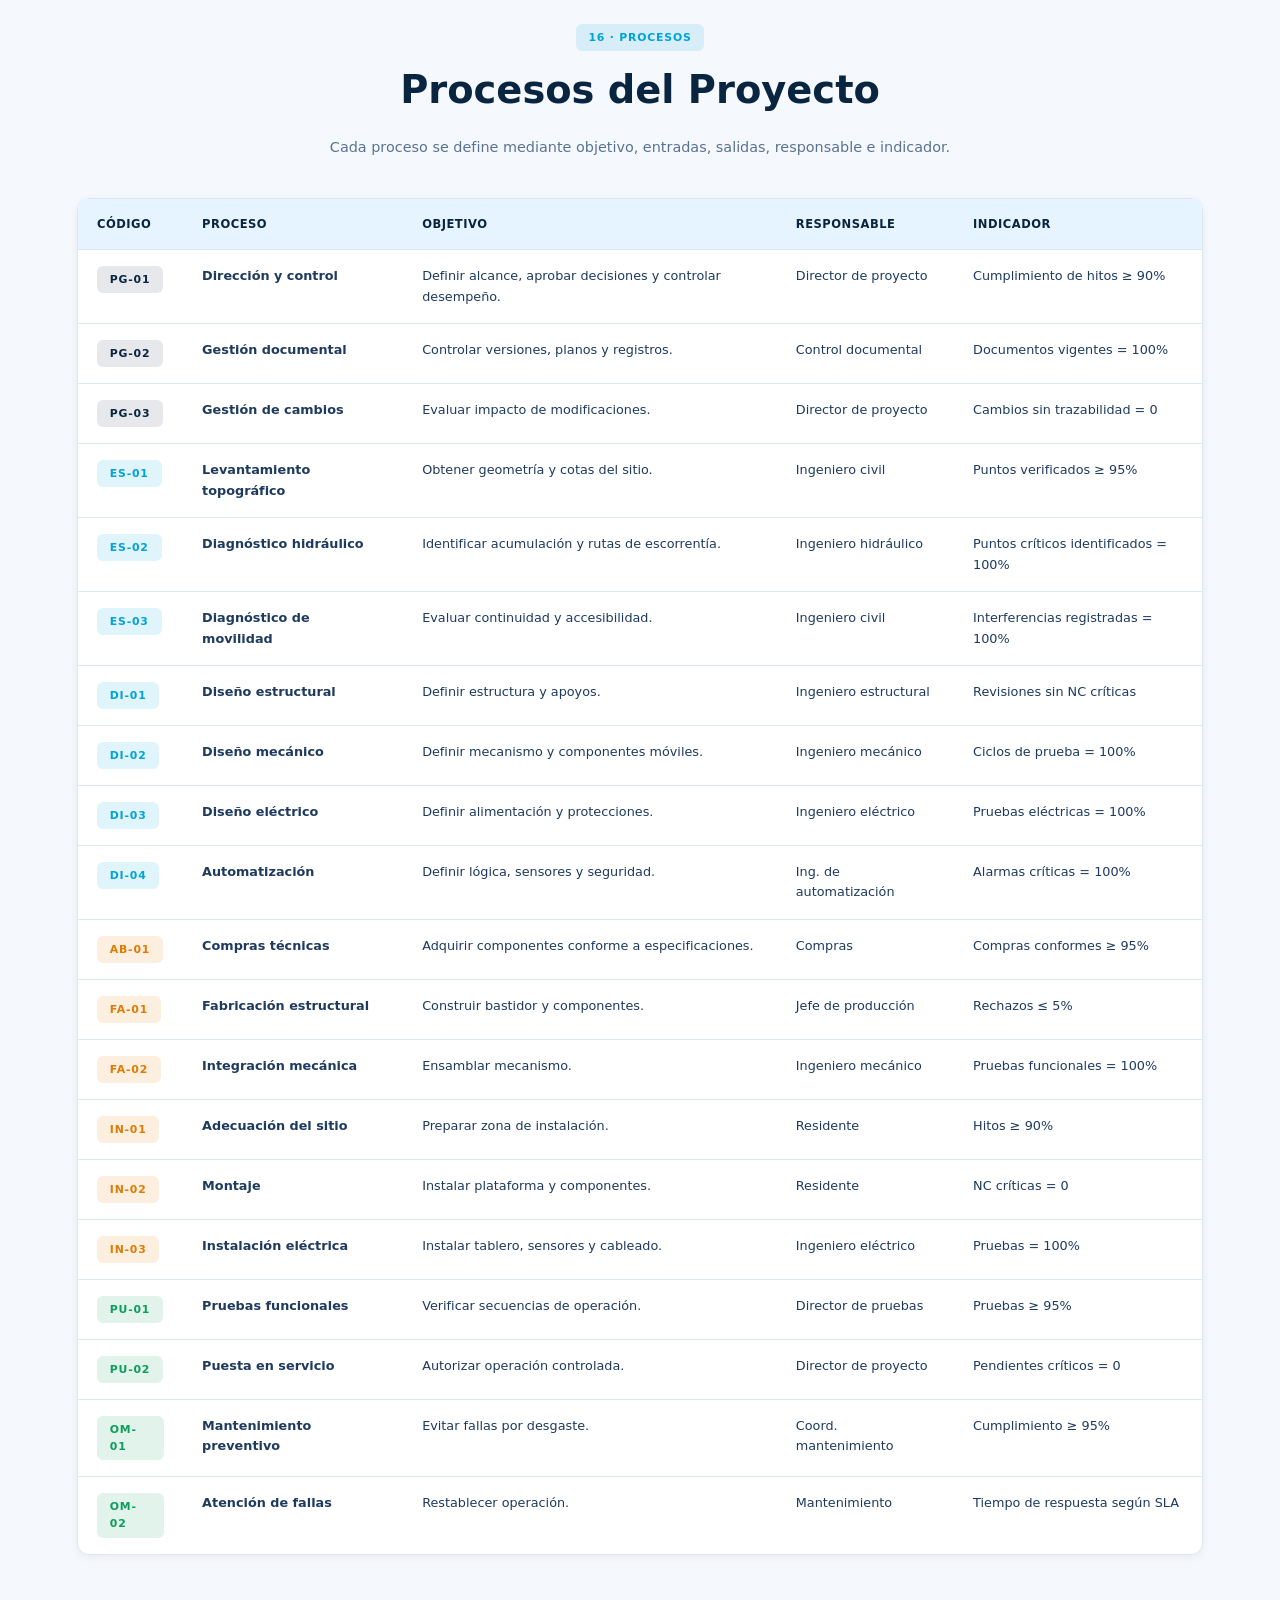
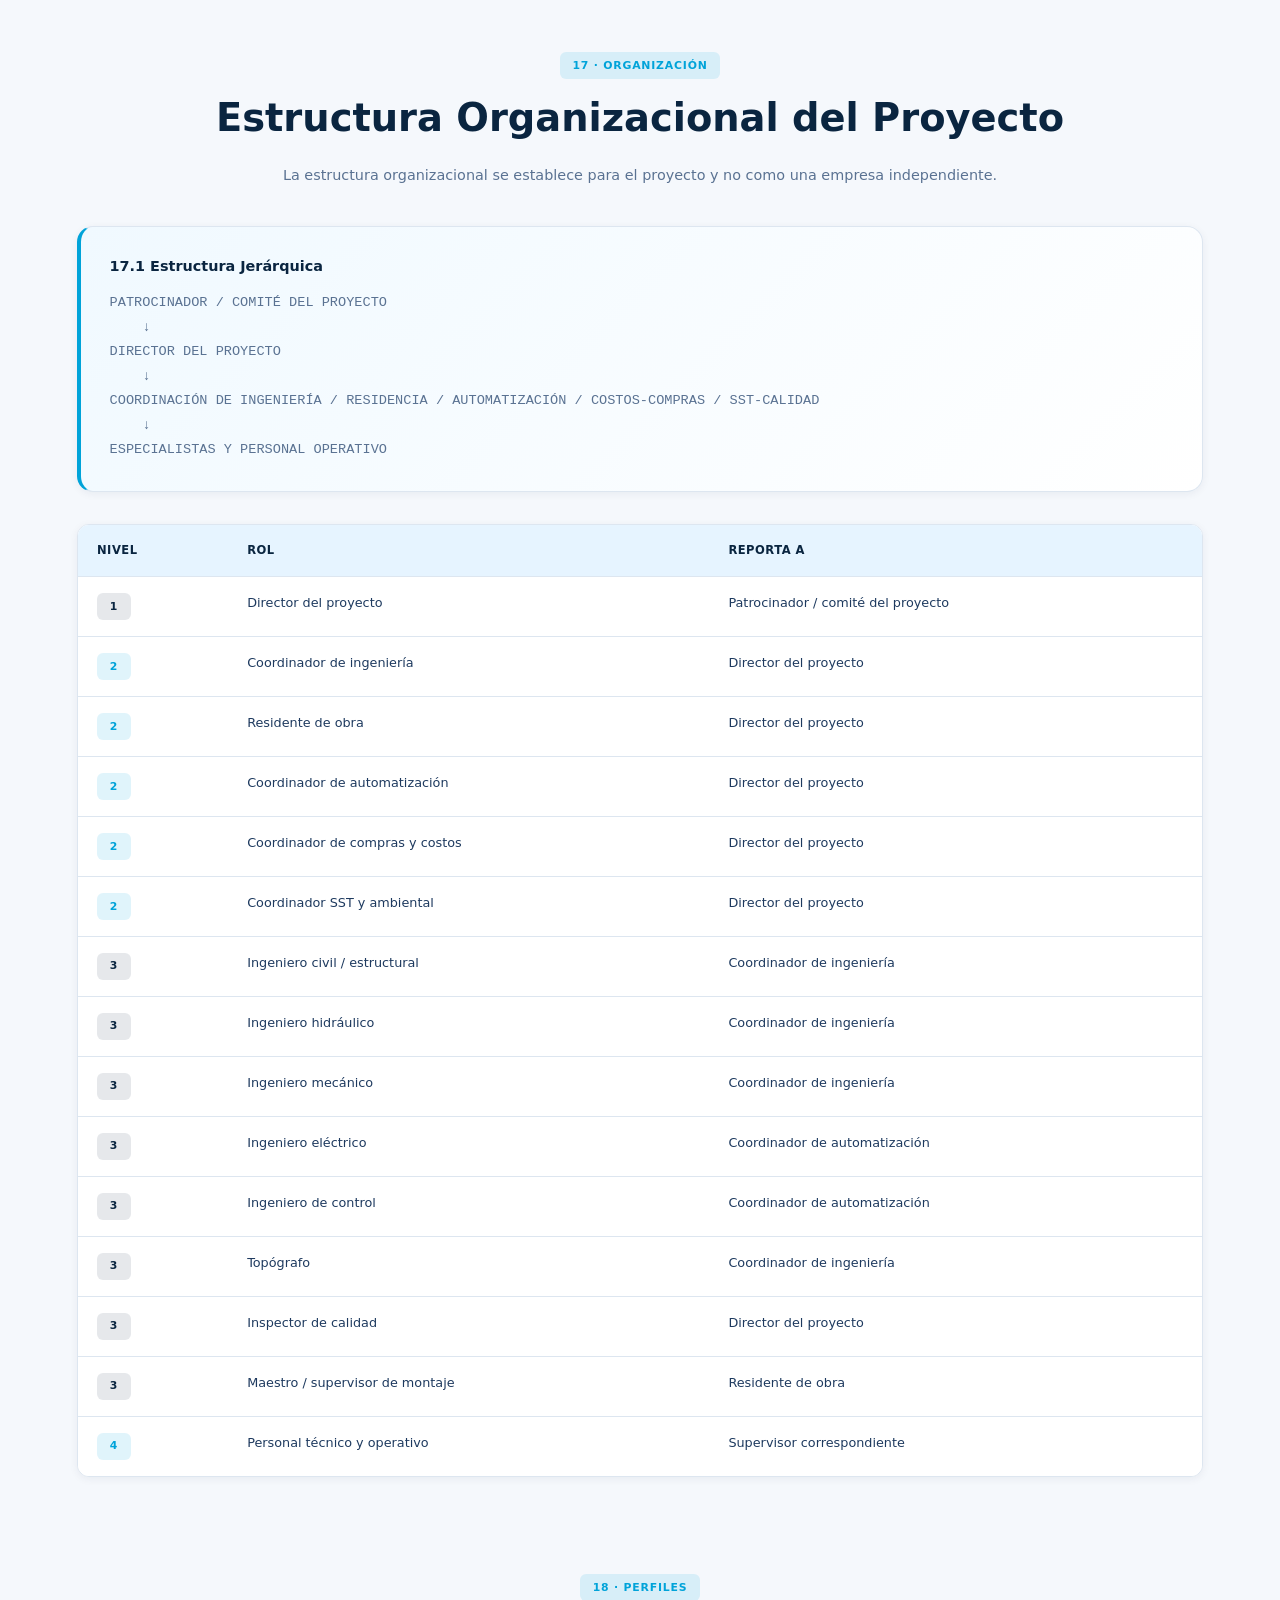
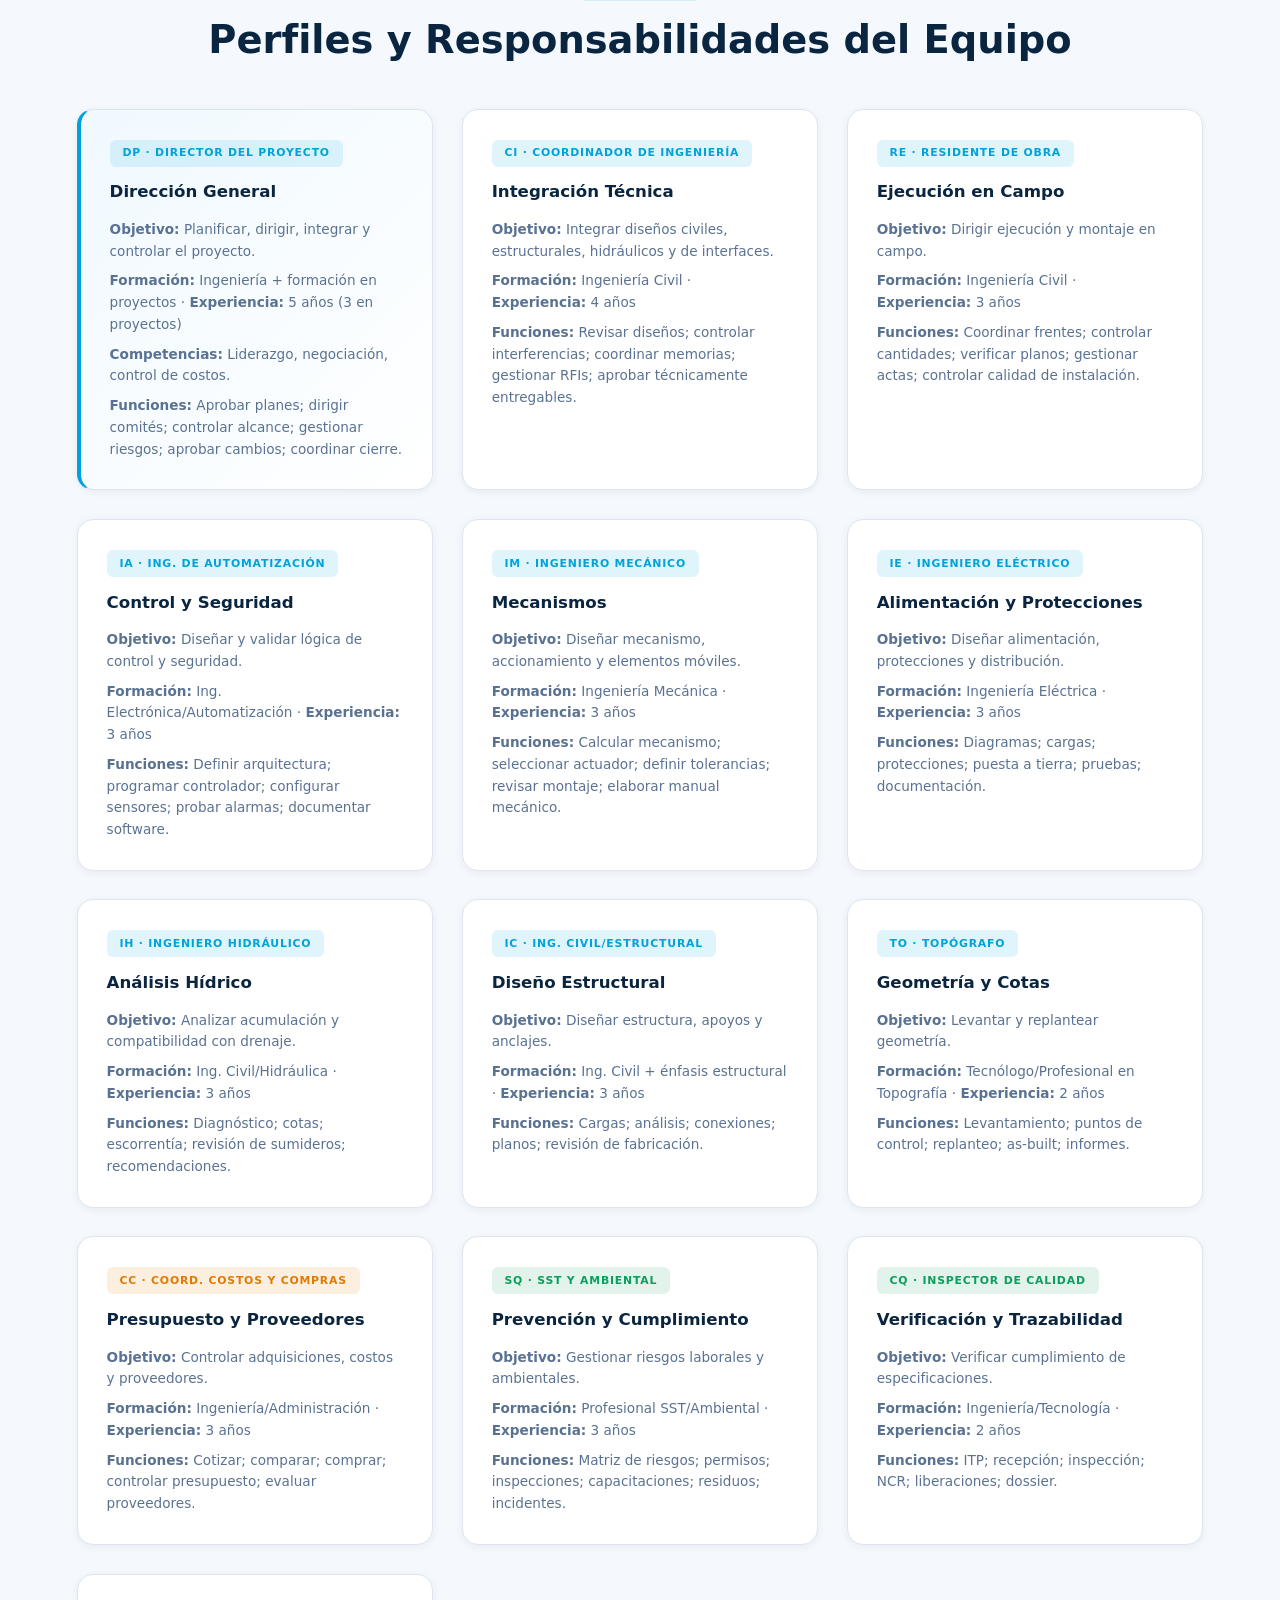
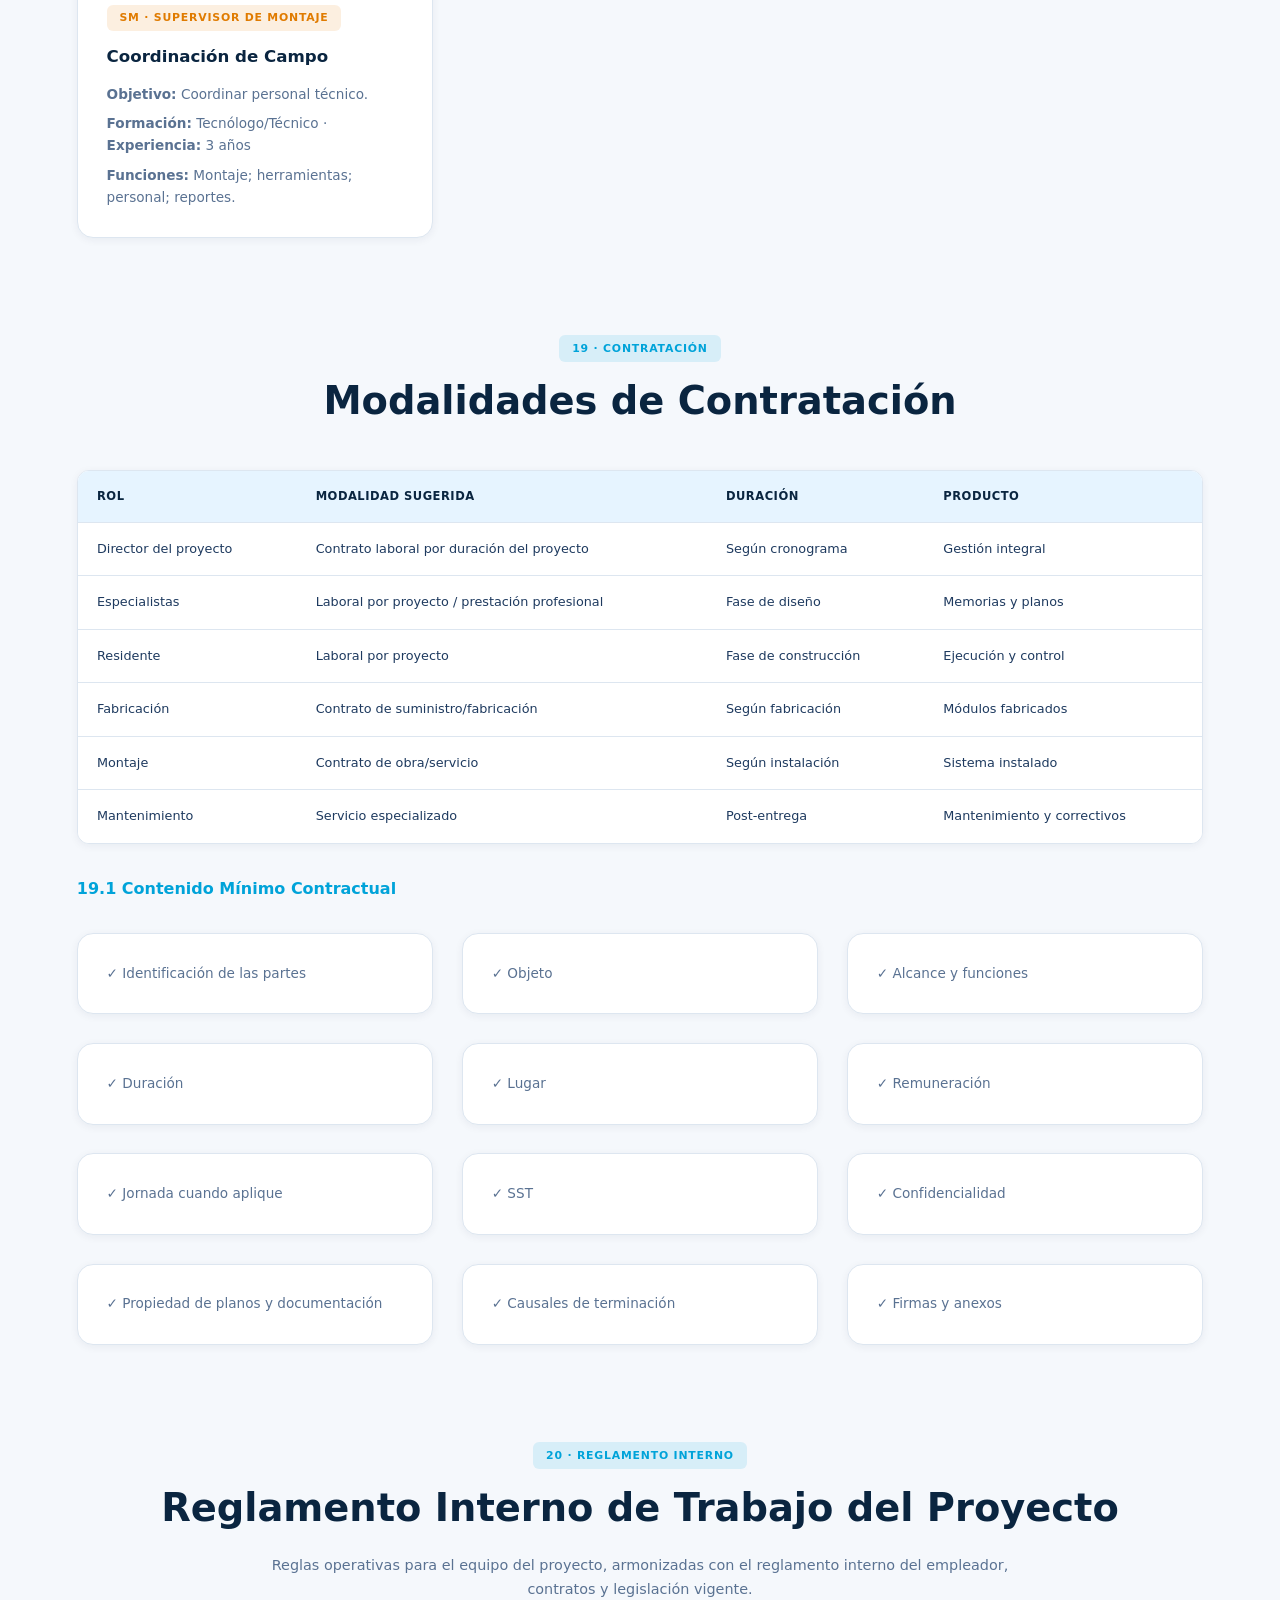
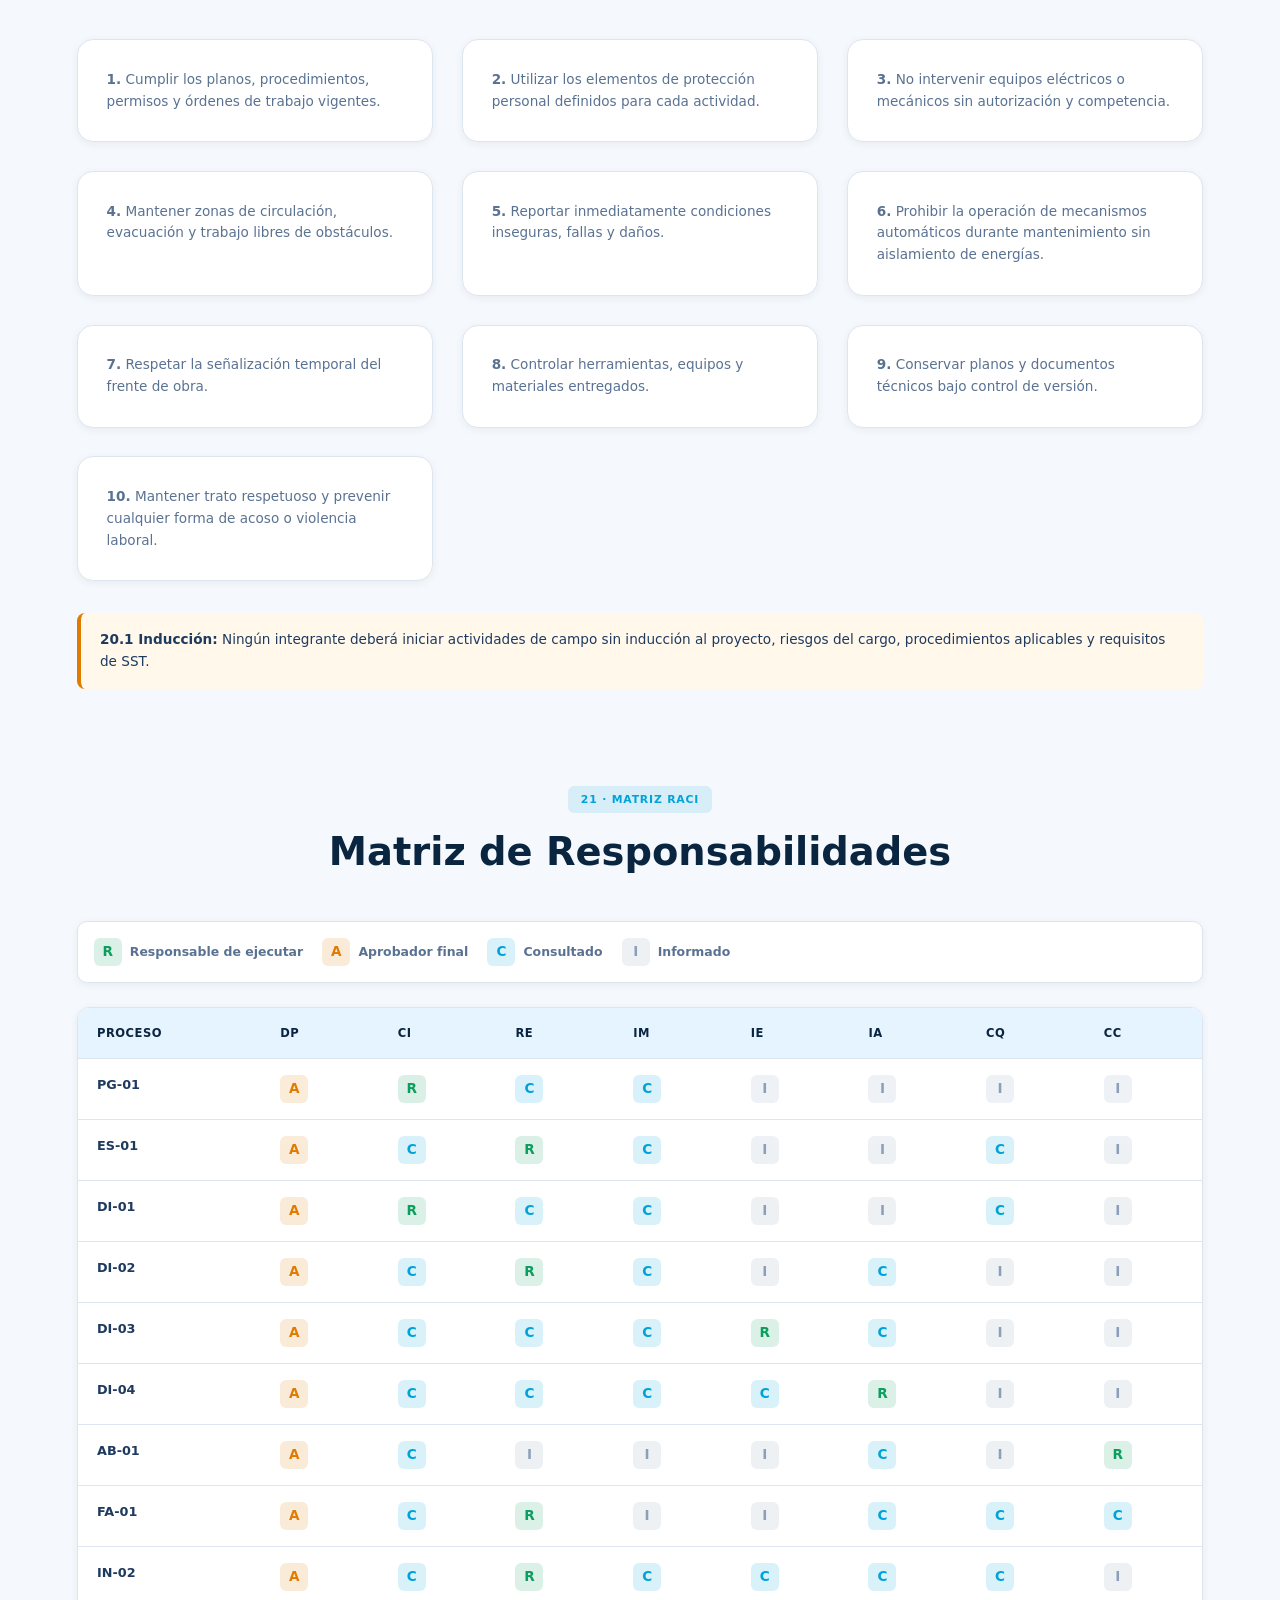
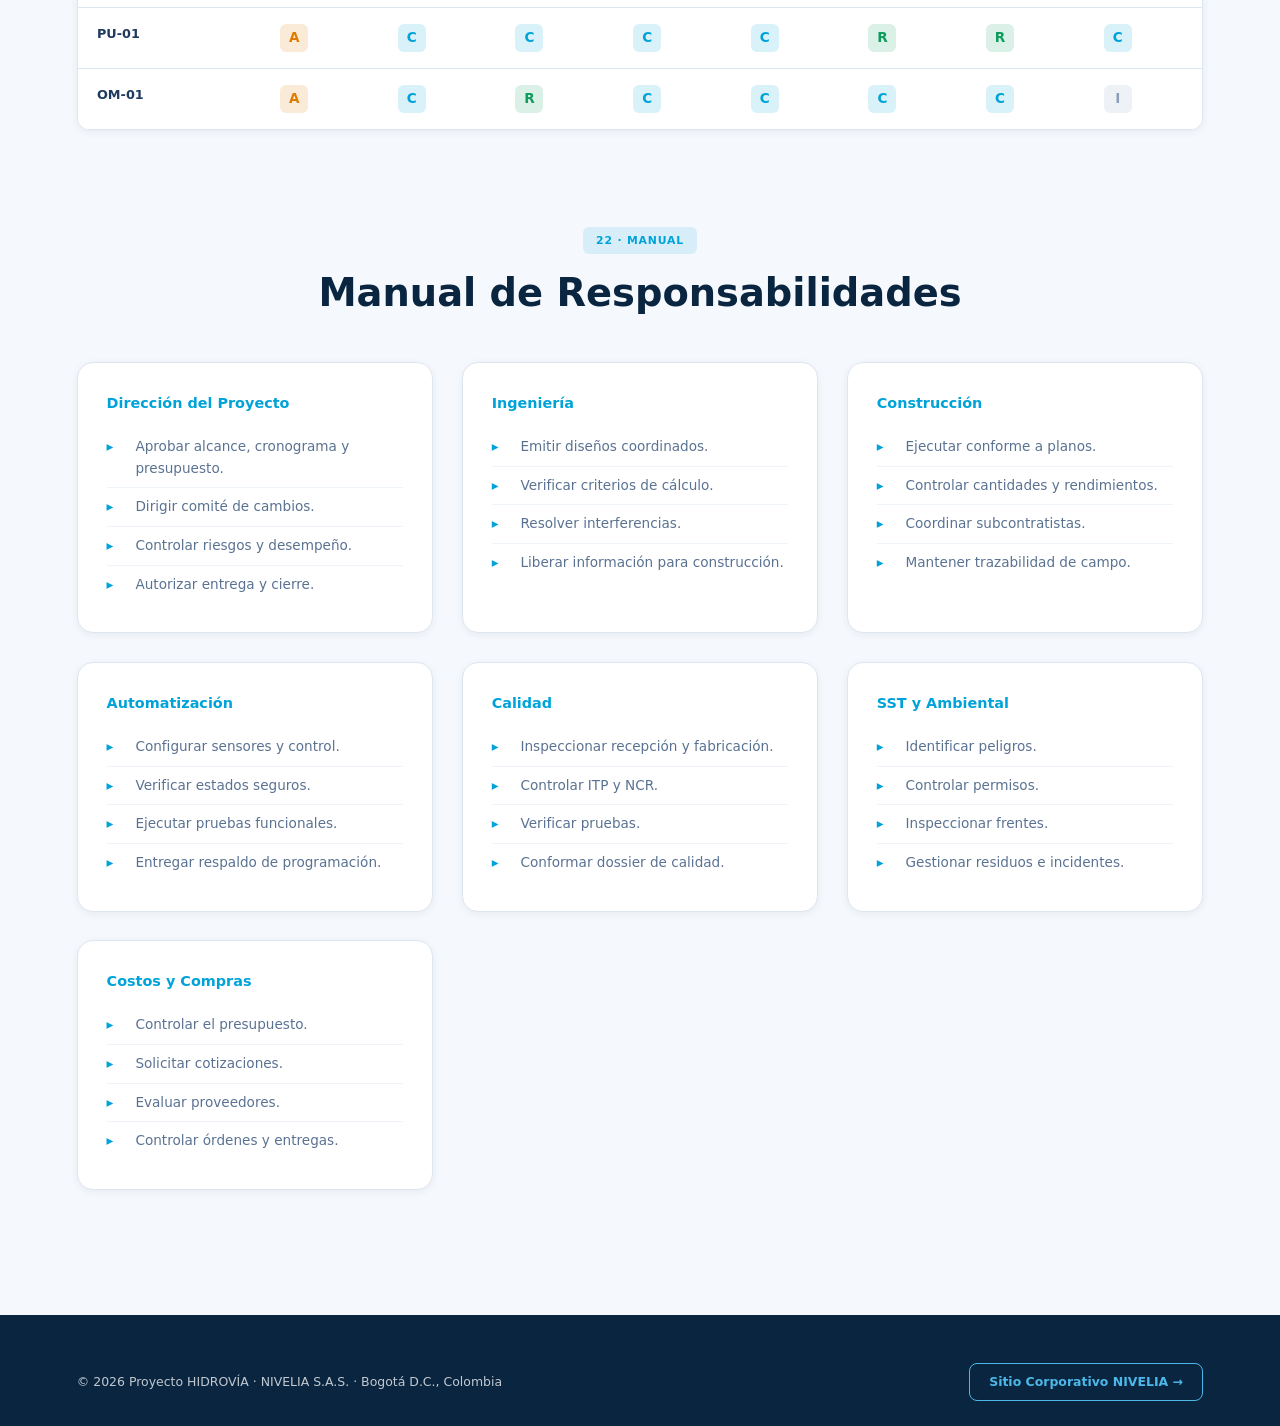
<file: gestion.html>
<!DOCTYPE html>
<html lang="es">
<head>
  <meta charset="UTF-8">
  <meta name="viewport" content="width=device-width, initial-scale=1.0">
  <title>Gestión del Proyecto | Proyecto Hidrovía</title>
  <link rel="icon" type="image/png" href="assets/images/favicon.png">
  <link rel="stylesheet" href="css/style.css">
</head>
<body>

    <header class="navbar">
    <a href="index.html" class="logo-container">
      <img src="assets/images/logo-proyecto.png" alt="Proyecto Hidrovía" class="logo-img" onerror="this.style.display='none'">
    </a>

    <!-- Botón Hamburguesa (visible solo en móvil/tablet) -->
    <button class="menu-toggle" id="menu-toggle" aria-label="Abrir menú">
      <span></span>
      <span></span>
      <span></span>
    </button>

    <nav class="nav-container" id="nav-container">
      <ul class="nav-links">
        <li><a href="index.html">Inicio</a></li>
        <li><a href="solucion.html">Solución</a></li>
        <li><a href="gestion.html">Gestión</a></li>
        <li><a href="ejecucion.html">Ejecución</a></li>
        <li><a href="operacion.html">Operación</a></li>
      </ul>
      <a href="https://nivelia-web.vercel.app/index.html" class="btn-corporate" target="_blank">← Volver a NIVELIA S.A.S.</a>
    </nav>
  </header>

  <section class="hero" style="padding: 10rem 6% 4rem;">
    <span class="badge badge-blue">15 al 22 · Gestión y Organización</span>
    <h1 style="font-size: 2.8rem;">Gestión del Proyecto <span>WBS, Procesos, Equipo y RACI</span></h1>
    <p class="subtitle">Estructura organizacional, perfiles profesionales, matriz de responsabilidades y reglas operativas del proyecto.</p>
  </section>

  <!-- 15. WBS / EDT -->
  <section>
    <div class="section-header">
      <span class="badge badge-blue">15 · WBS / EDT</span>
      <h2>Estructura de Desglose del Trabajo</h2>
      <p>Haz clic en cada paquete de trabajo para expandir sus actividades.</p>
      <p id="wbs-counter" style="color: var(--primary-cyan); font-weight: 700; margin-top: 0.8rem;"></p>
    </div>

    <div class="wbs-container" id="wbs-container">
      <!-- Los paquetes se cargan dinámicamente desde wbs-data.js -->
    </div>
  </section>

  <!-- 16. PROCESOS DEL PROYECTO -->
  <section>
    <div class="section-header">
      <span class="badge badge-blue">16 · Procesos</span>
      <h2>Procesos del Proyecto</h2>
      <p>Cada proceso se define mediante objetivo, entradas, salidas, responsable e indicador.</p>
    </div>

    <div class="table-responsive">
      <table>
        <thead>
          <tr><th>Código</th><th>Proceso</th><th>Objetivo</th><th>Responsable</th><th>Indicador</th></tr>
        </thead>
        <tbody>
          <tr><td><span class="badge badge-navy">PG-01</span></td><td><strong>Dirección y control</strong></td><td>Definir alcance, aprobar decisiones y controlar desempeño.</td><td>Director de proyecto</td><td>Cumplimiento de hitos ≥ 90%</td></tr>
          <tr><td><span class="badge badge-navy">PG-02</span></td><td><strong>Gestión documental</strong></td><td>Controlar versiones, planos y registros.</td><td>Control documental</td><td>Documentos vigentes = 100%</td></tr>
          <tr><td><span class="badge badge-navy">PG-03</span></td><td><strong>Gestión de cambios</strong></td><td>Evaluar impacto de modificaciones.</td><td>Director de proyecto</td><td>Cambios sin trazabilidad = 0</td></tr>
          <tr><td><span class="badge badge-blue">ES-01</span></td><td><strong>Levantamiento topográfico</strong></td><td>Obtener geometría y cotas del sitio.</td><td>Ingeniero civil</td><td>Puntos verificados ≥ 95%</td></tr>
          <tr><td><span class="badge badge-blue">ES-02</span></td><td><strong>Diagnóstico hidráulico</strong></td><td>Identificar acumulación y rutas de escorrentía.</td><td>Ingeniero hidráulico</td><td>Puntos críticos identificados = 100%</td></tr>
          <tr><td><span class="badge badge-blue">ES-03</span></td><td><strong>Diagnóstico de movilidad</strong></td><td>Evaluar continuidad y accesibilidad.</td><td>Ingeniero civil</td><td>Interferencias registradas = 100%</td></tr>
          <tr><td><span class="badge badge-blue">DI-01</span></td><td><strong>Diseño estructural</strong></td><td>Definir estructura y apoyos.</td><td>Ingeniero estructural</td><td>Revisiones sin NC críticas</td></tr>
          <tr><td><span class="badge badge-blue">DI-02</span></td><td><strong>Diseño mecánico</strong></td><td>Definir mecanismo y componentes móviles.</td><td>Ingeniero mecánico</td><td>Ciclos de prueba = 100%</td></tr>
          <tr><td><span class="badge badge-blue">DI-03</span></td><td><strong>Diseño eléctrico</strong></td><td>Definir alimentación y protecciones.</td><td>Ingeniero eléctrico</td><td>Pruebas eléctricas = 100%</td></tr>
          <tr><td><span class="badge badge-blue">DI-04</span></td><td><strong>Automatización</strong></td><td>Definir lógica, sensores y seguridad.</td><td>Ing. de automatización</td><td>Alarmas críticas = 100%</td></tr>
          <tr><td><span class="badge badge-orange">AB-01</span></td><td><strong>Compras técnicas</strong></td><td>Adquirir componentes conforme a especificaciones.</td><td>Compras</td><td>Compras conformes ≥ 95%</td></tr>
          <tr><td><span class="badge badge-orange">FA-01</span></td><td><strong>Fabricación estructural</strong></td><td>Construir bastidor y componentes.</td><td>Jefe de producción</td><td>Rechazos ≤ 5%</td></tr>
          <tr><td><span class="badge badge-orange">FA-02</span></td><td><strong>Integración mecánica</strong></td><td>Ensamblar mecanismo.</td><td>Ingeniero mecánico</td><td>Pruebas funcionales = 100%</td></tr>
          <tr><td><span class="badge badge-orange">IN-01</span></td><td><strong>Adecuación del sitio</strong></td><td>Preparar zona de instalación.</td><td>Residente</td><td>Hitos ≥ 90%</td></tr>
          <tr><td><span class="badge badge-orange">IN-02</span></td><td><strong>Montaje</strong></td><td>Instalar plataforma y componentes.</td><td>Residente</td><td>NC críticas = 0</td></tr>
          <tr><td><span class="badge badge-orange">IN-03</span></td><td><strong>Instalación eléctrica</strong></td><td>Instalar tablero, sensores y cableado.</td><td>Ingeniero eléctrico</td><td>Pruebas = 100%</td></tr>
          <tr><td><span class="badge badge-green">PU-01</span></td><td><strong>Pruebas funcionales</strong></td><td>Verificar secuencias de operación.</td><td>Director de pruebas</td><td>Pruebas ≥ 95%</td></tr>
          <tr><td><span class="badge badge-green">PU-02</span></td><td><strong>Puesta en servicio</strong></td><td>Autorizar operación controlada.</td><td>Director de proyecto</td><td>Pendientes críticos = 0</td></tr>
          <tr><td><span class="badge badge-green">OM-01</span></td><td><strong>Mantenimiento preventivo</strong></td><td>Evitar fallas por desgaste.</td><td>Coord. mantenimiento</td><td>Cumplimiento ≥ 95%</td></tr>
          <tr><td><span class="badge badge-green">OM-02</span></td><td><strong>Atención de fallas</strong></td><td>Restablecer operación.</td><td>Mantenimiento</td><td>Tiempo de respuesta según SLA</td></tr>
        </tbody>
      </table>
    </div>
  </section>

  <!-- 17. ORGANIZACIÓN Y ORGANIGRAMA -->
  <section>
    <div class="section-header">
      <span class="badge badge-blue">17 · Organización</span>
      <h2>Estructura Organizacional del Proyecto</h2>
      <p>La estructura organizacional se establece para el proyecto y no como una empresa independiente.</p>
    </div>

    <div class="card card-highlight mb-4">
      <h4>17.1 Estructura Jerárquica</h4>
      <p style="margin-top: 0.8rem; font-family: 'Courier New', monospace; font-size: 0.85rem; line-height: 1.8;">
        PATROCINADOR / COMITÉ DEL PROYECTO<br>
        &nbsp;&nbsp;&nbsp;&nbsp;↓<br>
        DIRECTOR DEL PROYECTO<br>
        &nbsp;&nbsp;&nbsp;&nbsp;↓<br>
        COORDINACIÓN DE INGENIERÍA / RESIDENCIA / AUTOMATIZACIÓN / COSTOS-COMPRAS / SST-CALIDAD<br>
        &nbsp;&nbsp;&nbsp;&nbsp;↓<br>
        ESPECIALISTAS Y PERSONAL OPERATIVO
      </p>
    </div>

    <div class="table-responsive">
      <table>
        <thead><tr><th>Nivel</th><th>Rol</th><th>Reporta a</th></tr></thead>
        <tbody>
          <tr><td><span class="badge badge-navy">1</span></td><td>Director del proyecto</td><td>Patrocinador / comité del proyecto</td></tr>
          <tr><td><span class="badge badge-blue">2</span></td><td>Coordinador de ingeniería</td><td>Director del proyecto</td></tr>
          <tr><td><span class="badge badge-blue">2</span></td><td>Residente de obra</td><td>Director del proyecto</td></tr>
          <tr><td><span class="badge badge-blue">2</span></td><td>Coordinador de automatización</td><td>Director del proyecto</td></tr>
          <tr><td><span class="badge badge-blue">2</span></td><td>Coordinador de compras y costos</td><td>Director del proyecto</td></tr>
          <tr><td><span class="badge badge-blue">2</span></td><td>Coordinador SST y ambiental</td><td>Director del proyecto</td></tr>
          <tr><td><span class="badge badge-navy">3</span></td><td>Ingeniero civil / estructural</td><td>Coordinador de ingeniería</td></tr>
          <tr><td><span class="badge badge-navy">3</span></td><td>Ingeniero hidráulico</td><td>Coordinador de ingeniería</td></tr>
          <tr><td><span class="badge badge-navy">3</span></td><td>Ingeniero mecánico</td><td>Coordinador de ingeniería</td></tr>
          <tr><td><span class="badge badge-navy">3</span></td><td>Ingeniero eléctrico</td><td>Coordinador de automatización</td></tr>
          <tr><td><span class="badge badge-navy">3</span></td><td>Ingeniero de control</td><td>Coordinador de automatización</td></tr>
          <tr><td><span class="badge badge-navy">3</span></td><td>Topógrafo</td><td>Coordinador de ingeniería</td></tr>
          <tr><td><span class="badge badge-navy">3</span></td><td>Inspector de calidad</td><td>Director del proyecto</td></tr>
          <tr><td><span class="badge badge-navy">3</span></td><td>Maestro / supervisor de montaje</td><td>Residente de obra</td></tr>
          <tr><td><span class="badge badge-blue">4</span></td><td>Personal técnico y operativo</td><td>Supervisor correspondiente</td></tr>
        </tbody>
      </table>
    </div>
  </section>

  <!-- 18. PERFILES Y RESPONSABILIDADES -->
  <section>
    <div class="section-header">
      <span class="badge badge-blue">18 · Perfiles</span>
      <h2>Perfiles y Responsabilidades del Equipo</h2>
    </div>

    <div class="grid-cards">
      <div class="card card-highlight">
        <span class="badge badge-blue">DP · Director del Proyecto</span>
        <h3 style="margin-top: 0.8rem;">Dirección General</h3>
        <p><strong>Objetivo:</strong> Planificar, dirigir, integrar y controlar el proyecto.</p>
        <p style="margin-top: 0.5rem;"><strong>Formación:</strong> Ingeniería + formación en proyectos · <strong>Experiencia:</strong> 5 años (3 en proyectos)</p>
        <p style="margin-top: 0.5rem;"><strong>Competencias:</strong> Liderazgo, negociación, control de costos.</p>
        <p style="margin-top: 0.5rem;"><strong>Funciones:</strong> Aprobar planes; dirigir comités; controlar alcance; gestionar riesgos; aprobar cambios; coordinar cierre.</p>
      </div>

      <div class="card">
        <span class="badge badge-blue">CI · Coordinador de Ingeniería</span>
        <h3 style="margin-top: 0.8rem;">Integración Técnica</h3>
        <p><strong>Objetivo:</strong> Integrar diseños civiles, estructurales, hidráulicos y de interfaces.</p>
        <p style="margin-top: 0.5rem;"><strong>Formación:</strong> Ingeniería Civil · <strong>Experiencia:</strong> 4 años</p>
        <p style="margin-top: 0.5rem;"><strong>Funciones:</strong> Revisar diseños; controlar interferencias; coordinar memorias; gestionar RFIs; aprobar técnicamente entregables.</p>
      </div>

      <div class="card">
        <span class="badge badge-blue">RE · Residente de Obra</span>
        <h3 style="margin-top: 0.8rem;">Ejecución en Campo</h3>
        <p><strong>Objetivo:</strong> Dirigir ejecución y montaje en campo.</p>
        <p style="margin-top: 0.5rem;"><strong>Formación:</strong> Ingeniería Civil · <strong>Experiencia:</strong> 3 años</p>
        <p style="margin-top: 0.5rem;"><strong>Funciones:</strong> Coordinar frentes; controlar cantidades; verificar planos; gestionar actas; controlar calidad de instalación.</p>
      </div>

      <div class="card">
        <span class="badge badge-blue">IA · Ing. de Automatización</span>
        <h3 style="margin-top: 0.8rem;">Control y Seguridad</h3>
        <p><strong>Objetivo:</strong> Diseñar y validar lógica de control y seguridad.</p>
        <p style="margin-top: 0.5rem;"><strong>Formación:</strong> Ing. Electrónica/Automatización · <strong>Experiencia:</strong> 3 años</p>
        <p style="margin-top: 0.5rem;"><strong>Funciones:</strong> Definir arquitectura; programar controlador; configurar sensores; probar alarmas; documentar software.</p>
      </div>

      <div class="card">
        <span class="badge badge-blue">IM · Ingeniero Mecánico</span>
        <h3 style="margin-top: 0.8rem;">Mecanismos</h3>
        <p><strong>Objetivo:</strong> Diseñar mecanismo, accionamiento y elementos móviles.</p>
        <p style="margin-top: 0.5rem;"><strong>Formación:</strong> Ingeniería Mecánica · <strong>Experiencia:</strong> 3 años</p>
        <p style="margin-top: 0.5rem;"><strong>Funciones:</strong> Calcular mecanismo; seleccionar actuador; definir tolerancias; revisar montaje; elaborar manual mecánico.</p>
      </div>

      <div class="card">
        <span class="badge badge-blue">IE · Ingeniero Eléctrico</span>
        <h3 style="margin-top: 0.8rem;">Alimentación y Protecciones</h3>
        <p><strong>Objetivo:</strong> Diseñar alimentación, protecciones y distribución.</p>
        <p style="margin-top: 0.5rem;"><strong>Formación:</strong> Ingeniería Eléctrica · <strong>Experiencia:</strong> 3 años</p>
        <p style="margin-top: 0.5rem;"><strong>Funciones:</strong> Diagramas; cargas; protecciones; puesta a tierra; pruebas; documentación.</p>
      </div>

      <div class="card">
        <span class="badge badge-blue">IH · Ingeniero Hidráulico</span>
        <h3 style="margin-top: 0.8rem;">Análisis Hídrico</h3>
        <p><strong>Objetivo:</strong> Analizar acumulación y compatibilidad con drenaje.</p>
        <p style="margin-top: 0.5rem;"><strong>Formación:</strong> Ing. Civil/Hidráulica · <strong>Experiencia:</strong> 3 años</p>
        <p style="margin-top: 0.5rem;"><strong>Funciones:</strong> Diagnóstico; cotas; escorrentía; revisión de sumideros; recomendaciones.</p>
      </div>

      <div class="card">
        <span class="badge badge-blue">IC · Ing. Civil/Estructural</span>
        <h3 style="margin-top: 0.8rem;">Diseño Estructural</h3>
        <p><strong>Objetivo:</strong> Diseñar estructura, apoyos y anclajes.</p>
        <p style="margin-top: 0.5rem;"><strong>Formación:</strong> Ing. Civil + énfasis estructural · <strong>Experiencia:</strong> 3 años</p>
        <p style="margin-top: 0.5rem;"><strong>Funciones:</strong> Cargas; análisis; conexiones; planos; revisión de fabricación.</p>
      </div>

      <div class="card">
        <span class="badge badge-blue">TO · Topógrafo</span>
        <h3 style="margin-top: 0.8rem;">Geometría y Cotas</h3>
        <p><strong>Objetivo:</strong> Levantar y replantear geometría.</p>
        <p style="margin-top: 0.5rem;"><strong>Formación:</strong> Tecnólogo/Profesional en Topografía · <strong>Experiencia:</strong> 2 años</p>
        <p style="margin-top: 0.5rem;"><strong>Funciones:</strong> Levantamiento; puntos de control; replanteo; as-built; informes.</p>
      </div>

      <div class="card">
        <span class="badge badge-orange">CC · Coord. Costos y Compras</span>
        <h3 style="margin-top: 0.8rem;">Presupuesto y Proveedores</h3>
        <p><strong>Objetivo:</strong> Controlar adquisiciones, costos y proveedores.</p>
        <p style="margin-top: 0.5rem;"><strong>Formación:</strong> Ingeniería/Administración · <strong>Experiencia:</strong> 3 años</p>
        <p style="margin-top: 0.5rem;"><strong>Funciones:</strong> Cotizar; comparar; comprar; controlar presupuesto; evaluar proveedores.</p>
      </div>

      <div class="card">
        <span class="badge badge-green">SQ · SST y Ambiental</span>
        <h3 style="margin-top: 0.8rem;">Prevención y Cumplimiento</h3>
        <p><strong>Objetivo:</strong> Gestionar riesgos laborales y ambientales.</p>
        <p style="margin-top: 0.5rem;"><strong>Formación:</strong> Profesional SST/Ambiental · <strong>Experiencia:</strong> 3 años</p>
        <p style="margin-top: 0.5rem;"><strong>Funciones:</strong> Matriz de riesgos; permisos; inspecciones; capacitaciones; residuos; incidentes.</p>
      </div>

      <div class="card">
        <span class="badge badge-green">CQ · Inspector de Calidad</span>
        <h3 style="margin-top: 0.8rem;">Verificación y Trazabilidad</h3>
        <p><strong>Objetivo:</strong> Verificar cumplimiento de especificaciones.</p>
        <p style="margin-top: 0.5rem;"><strong>Formación:</strong> Ingeniería/Tecnología · <strong>Experiencia:</strong> 2 años</p>
        <p style="margin-top: 0.5rem;"><strong>Funciones:</strong> ITP; recepción; inspección; NCR; liberaciones; dossier.</p>
      </div>

      <div class="card">
        <span class="badge badge-orange">SM · Supervisor de Montaje</span>
        <h3 style="margin-top: 0.8rem;">Coordinación de Campo</h3>
        <p><strong>Objetivo:</strong> Coordinar personal técnico.</p>
        <p style="margin-top: 0.5rem;"><strong>Formación:</strong> Tecnólogo/Técnico · <strong>Experiencia:</strong> 3 años</p>
        <p style="margin-top: 0.5rem;"><strong>Funciones:</strong> Montaje; herramientas; personal; reportes.</p>
      </div>
    </div>
  </section>

  <!-- 19. CONTRATACIÓN -->
  <section>
    <div class="section-header">
      <span class="badge badge-blue">19 · Contratación</span>
      <h2>Modalidades de Contratación</h2>
    </div>

    <div class="table-responsive">
      <table>
        <thead><tr><th>Rol</th><th>Modalidad Sugerida</th><th>Duración</th><th>Producto</th></tr></thead>
        <tbody>
          <tr><td>Director del proyecto</td><td>Contrato laboral por duración del proyecto</td><td>Según cronograma</td><td>Gestión integral</td></tr>
          <tr><td>Especialistas</td><td>Laboral por proyecto / prestación profesional</td><td>Fase de diseño</td><td>Memorias y planos</td></tr>
          <tr><td>Residente</td><td>Laboral por proyecto</td><td>Fase de construcción</td><td>Ejecución y control</td></tr>
          <tr><td>Fabricación</td><td>Contrato de suministro/fabricación</td><td>Según fabricación</td><td>Módulos fabricados</td></tr>
          <tr><td>Montaje</td><td>Contrato de obra/servicio</td><td>Según instalación</td><td>Sistema instalado</td></tr>
          <tr><td>Mantenimiento</td><td>Servicio especializado</td><td>Post-entrega</td><td>Mantenimiento y correctivos</td></tr>
        </tbody>
      </table>
    </div>

    <h4 style="color: var(--primary-cyan); margin: 2rem 0 1rem;">19.1 Contenido Mínimo Contractual</h4>
    <div class="grid-cards">
      <div class="card"><p>✓ Identificación de las partes</p></div>
      <div class="card"><p>✓ Objeto</p></div>
      <div class="card"><p>✓ Alcance y funciones</p></div>
      <div class="card"><p>✓ Duración</p></div>
      <div class="card"><p>✓ Lugar</p></div>
      <div class="card"><p>✓ Remuneración</p></div>
      <div class="card"><p>✓ Jornada cuando aplique</p></div>
      <div class="card"><p>✓ SST</p></div>
      <div class="card"><p>✓ Confidencialidad</p></div>
      <div class="card"><p>✓ Propiedad de planos y documentación</p></div>
      <div class="card"><p>✓ Causales de terminación</p></div>
      <div class="card"><p>✓ Firmas y anexos</p></div>
    </div>
  </section>

  <!-- 20. RIT DEL PROYECTO -->
  <section>
    <div class="section-header">
      <span class="badge badge-blue">20 · Reglamento Interno</span>
      <h2>Reglamento Interno de Trabajo del Proyecto</h2>
      <p>Reglas operativas para el equipo del proyecto, armonizadas con el reglamento interno del empleador, contratos y legislación vigente.</p>
    </div>

    <div class="grid-cards">
      <div class="card"><p><strong>1.</strong> Cumplir los planos, procedimientos, permisos y órdenes de trabajo vigentes.</p></div>
      <div class="card"><p><strong>2.</strong> Utilizar los elementos de protección personal definidos para cada actividad.</p></div>
      <div class="card"><p><strong>3.</strong> No intervenir equipos eléctricos o mecánicos sin autorización y competencia.</p></div>
      <div class="card"><p><strong>4.</strong> Mantener zonas de circulación, evacuación y trabajo libres de obstáculos.</p></div>
      <div class="card"><p><strong>5.</strong> Reportar inmediatamente condiciones inseguras, fallas y daños.</p></div>
      <div class="card"><p><strong>6.</strong> Prohibir la operación de mecanismos automáticos durante mantenimiento sin aislamiento de energías.</p></div>
      <div class="card"><p><strong>7.</strong> Respetar la señalización temporal del frente de obra.</p></div>
      <div class="card"><p><strong>8.</strong> Controlar herramientas, equipos y materiales entregados.</p></div>
      <div class="card"><p><strong>9.</strong> Conservar planos y documentos técnicos bajo control de versión.</p></div>
      <div class="card"><p><strong>10.</strong> Mantener trato respetuoso y prevenir cualquier forma de acoso o violencia laboral.</p></div>
    </div>

    <div class="info-box warning mt-4">
      <strong>20.1 Inducción:</strong> Ningún integrante deberá iniciar actividades de campo sin inducción al proyecto, riesgos del cargo, procedimientos aplicables y requisitos de SST.
    </div>
  </section>

  <!-- 21. MATRIZ RACI -->
  <section>
    <div class="section-header">
      <span class="badge badge-blue">21 · Matriz RACI</span>
      <h2>Matriz de Responsabilidades</h2>
    </div>

    <div class="raci-legend">
      <div class="raci-legend-item"><span class="raci-badge raci-R">R</span> Responsable de ejecutar</div>
      <div class="raci-legend-item"><span class="raci-badge raci-A">A</span> Aprobador final</div>
      <div class="raci-legend-item"><span class="raci-badge raci-C">C</span> Consultado</div>
      <div class="raci-legend-item"><span class="raci-badge raci-I">I</span> Informado</div>
    </div>

    <div class="table-responsive">
      <table>
        <thead>
          <tr>
            <th>Proceso</th><th>DP</th><th>CI</th><th>RE</th><th>IM</th><th>IE</th><th>IA</th><th>CQ</th><th>CC</th>
          </tr>
        </thead>
        <tbody>
          <tr><td><strong>PG-01</strong></td><td><span class="raci-badge raci-A">A</span></td><td><span class="raci-badge raci-R">R</span></td><td><span class="raci-badge raci-C">C</span></td><td><span class="raci-badge raci-C">C</span></td><td><span class="raci-badge raci-I">I</span></td><td><span class="raci-badge raci-I">I</span></td><td><span class="raci-badge raci-I">I</span></td><td><span class="raci-badge raci-I">I</span></td></tr>
          <tr><td><strong>ES-01</strong></td><td><span class="raci-badge raci-A">A</span></td><td><span class="raci-badge raci-C">C</span></td><td><span class="raci-badge raci-R">R</span></td><td><span class="raci-badge raci-C">C</span></td><td><span class="raci-badge raci-I">I</span></td><td><span class="raci-badge raci-I">I</span></td><td><span class="raci-badge raci-C">C</span></td><td><span class="raci-badge raci-I">I</span></td></tr>
          <tr><td><strong>DI-01</strong></td><td><span class="raci-badge raci-A">A</span></td><td><span class="raci-badge raci-R">R</span></td><td><span class="raci-badge raci-C">C</span></td><td><span class="raci-badge raci-C">C</span></td><td><span class="raci-badge raci-I">I</span></td><td><span class="raci-badge raci-I">I</span></td><td><span class="raci-badge raci-C">C</span></td><td><span class="raci-badge raci-I">I</span></td></tr>
          <tr><td><strong>DI-02</strong></td><td><span class="raci-badge raci-A">A</span></td><td><span class="raci-badge raci-C">C</span></td><td><span class="raci-badge raci-R">R</span></td><td><span class="raci-badge raci-C">C</span></td><td><span class="raci-badge raci-I">I</span></td><td><span class="raci-badge raci-C">C</span></td><td><span class="raci-badge raci-I">I</span></td><td><span class="raci-badge raci-I">I</span></td></tr>
          <tr><td><strong>DI-03</strong></td><td><span class="raci-badge raci-A">A</span></td><td><span class="raci-badge raci-C">C</span></td><td><span class="raci-badge raci-C">C</span></td><td><span class="raci-badge raci-C">C</span></td><td><span class="raci-badge raci-R">R</span></td><td><span class="raci-badge raci-C">C</span></td><td><span class="raci-badge raci-I">I</span></td><td><span class="raci-badge raci-I">I</span></td></tr>
          <tr><td><strong>DI-04</strong></td><td><span class="raci-badge raci-A">A</span></td><td><span class="raci-badge raci-C">C</span></td><td><span class="raci-badge raci-C">C</span></td><td><span class="raci-badge raci-C">C</span></td><td><span class="raci-badge raci-C">C</span></td><td><span class="raci-badge raci-R">R</span></td><td><span class="raci-badge raci-I">I</span></td><td><span class="raci-badge raci-I">I</span></td></tr>
          <tr><td><strong>AB-01</strong></td><td><span class="raci-badge raci-A">A</span></td><td><span class="raci-badge raci-C">C</span></td><td><span class="raci-badge raci-I">I</span></td><td><span class="raci-badge raci-I">I</span></td><td><span class="raci-badge raci-I">I</span></td><td><span class="raci-badge raci-C">C</span></td><td><span class="raci-badge raci-I">I</span></td><td><span class="raci-badge raci-R">R</span></td></tr>
          <tr><td><strong>FA-01</strong></td><td><span class="raci-badge raci-A">A</span></td><td><span class="raci-badge raci-C">C</span></td><td><span class="raci-badge raci-R">R</span></td><td><span class="raci-badge raci-I">I</span></td><td><span class="raci-badge raci-I">I</span></td><td><span class="raci-badge raci-C">C</span></td><td><span class="raci-badge raci-C">C</span></td><td><span class="raci-badge raci-C">C</span></td></tr>
          <tr><td><strong>IN-02</strong></td><td><span class="raci-badge raci-A">A</span></td><td><span class="raci-badge raci-C">C</span></td><td><span class="raci-badge raci-R">R</span></td><td><span class="raci-badge raci-C">C</span></td><td><span class="raci-badge raci-C">C</span></td><td><span class="raci-badge raci-C">C</span></td><td><span class="raci-badge raci-C">C</span></td><td><span class="raci-badge raci-I">I</span></td></tr>
          <tr><td><strong>PU-01</strong></td><td><span class="raci-badge raci-A">A</span></td><td><span class="raci-badge raci-C">C</span></td><td><span class="raci-badge raci-C">C</span></td><td><span class="raci-badge raci-C">C</span></td><td><span class="raci-badge raci-C">C</span></td><td><span class="raci-badge raci-R">R</span></td><td><span class="raci-badge raci-R">R</span></td><td><span class="raci-badge raci-C">C</span></td></tr>
          <tr><td><strong>OM-01</strong></td><td><span class="raci-badge raci-A">A</span></td><td><span class="raci-badge raci-C">C</span></td><td><span class="raci-badge raci-R">R</span></td><td><span class="raci-badge raci-C">C</span></td><td><span class="raci-badge raci-C">C</span></td><td><span class="raci-badge raci-C">C</span></td><td><span class="raci-badge raci-C">C</span></td><td><span class="raci-badge raci-I">I</span></td></tr>
        </tbody>
      </table>
    </div>
  </section>

  <!-- 22. MANUAL DE RESPONSABILIDADES -->
  <section>
    <div class="section-header">
      <span class="badge badge-blue">22 · Manual</span>
      <h2>Manual de Responsabilidades</h2>
    </div>

    <div class="grid-cards">
      <div class="card">
        <h4 style="color: var(--primary-cyan);">Dirección del Proyecto</h4>
        <ul class="list-check list-arrow" style="margin-top: 0.8rem;">
          <li>Aprobar alcance, cronograma y presupuesto.</li>
          <li>Dirigir comité de cambios.</li>
          <li>Controlar riesgos y desempeño.</li>
          <li>Autorizar entrega y cierre.</li>
        </ul>
      </div>
      <div class="card">
        <h4 style="color: var(--primary-cyan);">Ingeniería</h4>
        <ul class="list-check list-arrow" style="margin-top: 0.8rem;">
          <li>Emitir diseños coordinados.</li>
          <li>Verificar criterios de cálculo.</li>
          <li>Resolver interferencias.</li>
          <li>Liberar información para construcción.</li>
        </ul>
      </div>
      <div class="card">
        <h4 style="color: var(--primary-cyan);">Construcción</h4>
        <ul class="list-check list-arrow" style="margin-top: 0.8rem;">
          <li>Ejecutar conforme a planos.</li>
          <li>Controlar cantidades y rendimientos.</li>
          <li>Coordinar subcontratistas.</li>
          <li>Mantener trazabilidad de campo.</li>
        </ul>
      </div>
      <div class="card">
        <h4 style="color: var(--primary-cyan);">Automatización</h4>
        <ul class="list-check list-arrow" style="margin-top: 0.8rem;">
          <li>Configurar sensores y control.</li>
          <li>Verificar estados seguros.</li>
          <li>Ejecutar pruebas funcionales.</li>
          <li>Entregar respaldo de programación.</li>
        </ul>
      </div>
      <div class="card">
        <h4 style="color: var(--primary-cyan);">Calidad</h4>
        <ul class="list-check list-arrow" style="margin-top: 0.8rem;">
          <li>Inspeccionar recepción y fabricación.</li>
          <li>Controlar ITP y NCR.</li>
          <li>Verificar pruebas.</li>
          <li>Conformar dossier de calidad.</li>
        </ul>
      </div>
      <div class="card">
        <h4 style="color: var(--primary-cyan);">SST y Ambiental</h4>
        <ul class="list-check list-arrow" style="margin-top: 0.8rem;">
          <li>Identificar peligros.</li>
          <li>Controlar permisos.</li>
          <li>Inspeccionar frentes.</li>
          <li>Gestionar residuos e incidentes.</li>
        </ul>
      </div>
      <div class="card">
        <h4 style="color: var(--primary-cyan);">Costos y Compras</h4>
        <ul class="list-check list-arrow" style="margin-top: 0.8rem;">
          <li>Controlar el presupuesto.</li>
          <li>Solicitar cotizaciones.</li>
          <li>Evaluar proveedores.</li>
          <li>Controlar órdenes y entregas.</li>
        </ul>
      </div>
    </div>
  </section>

  <footer>
    <div class="footer-content">
      <div class="footer-text">&copy; 2026 Proyecto HIDROVÍA · NIVELIA S.A.S. · Bogotá D.C., Colombia</div>
      <a href="https://nivelia-web.vercel.app/index.html" class="btn-corporate" target="_blank">Sitio Corporativo NIVELIA →</a>
    </div>
  </footer>
  <script src="js/wbs-data.js"></script>
  <script src="js/main.js"></script>
</body>
</html>
</file>
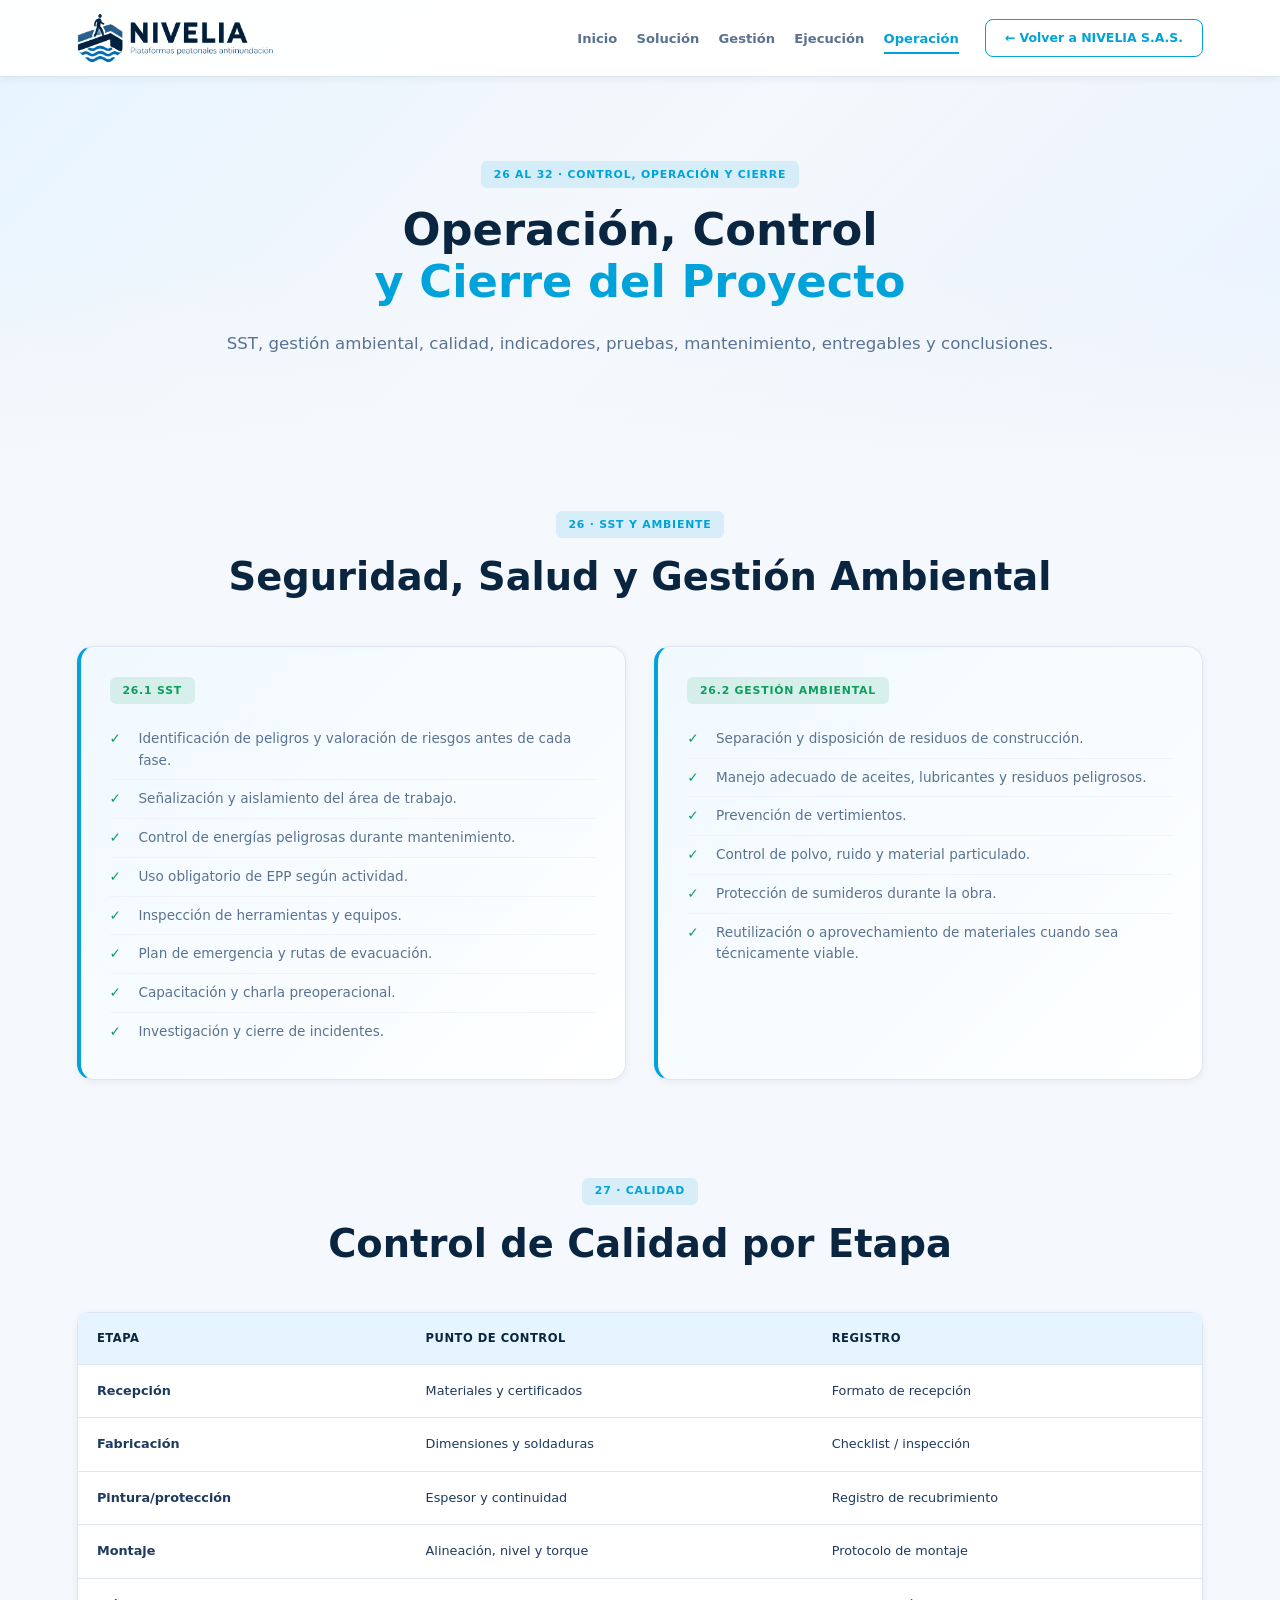
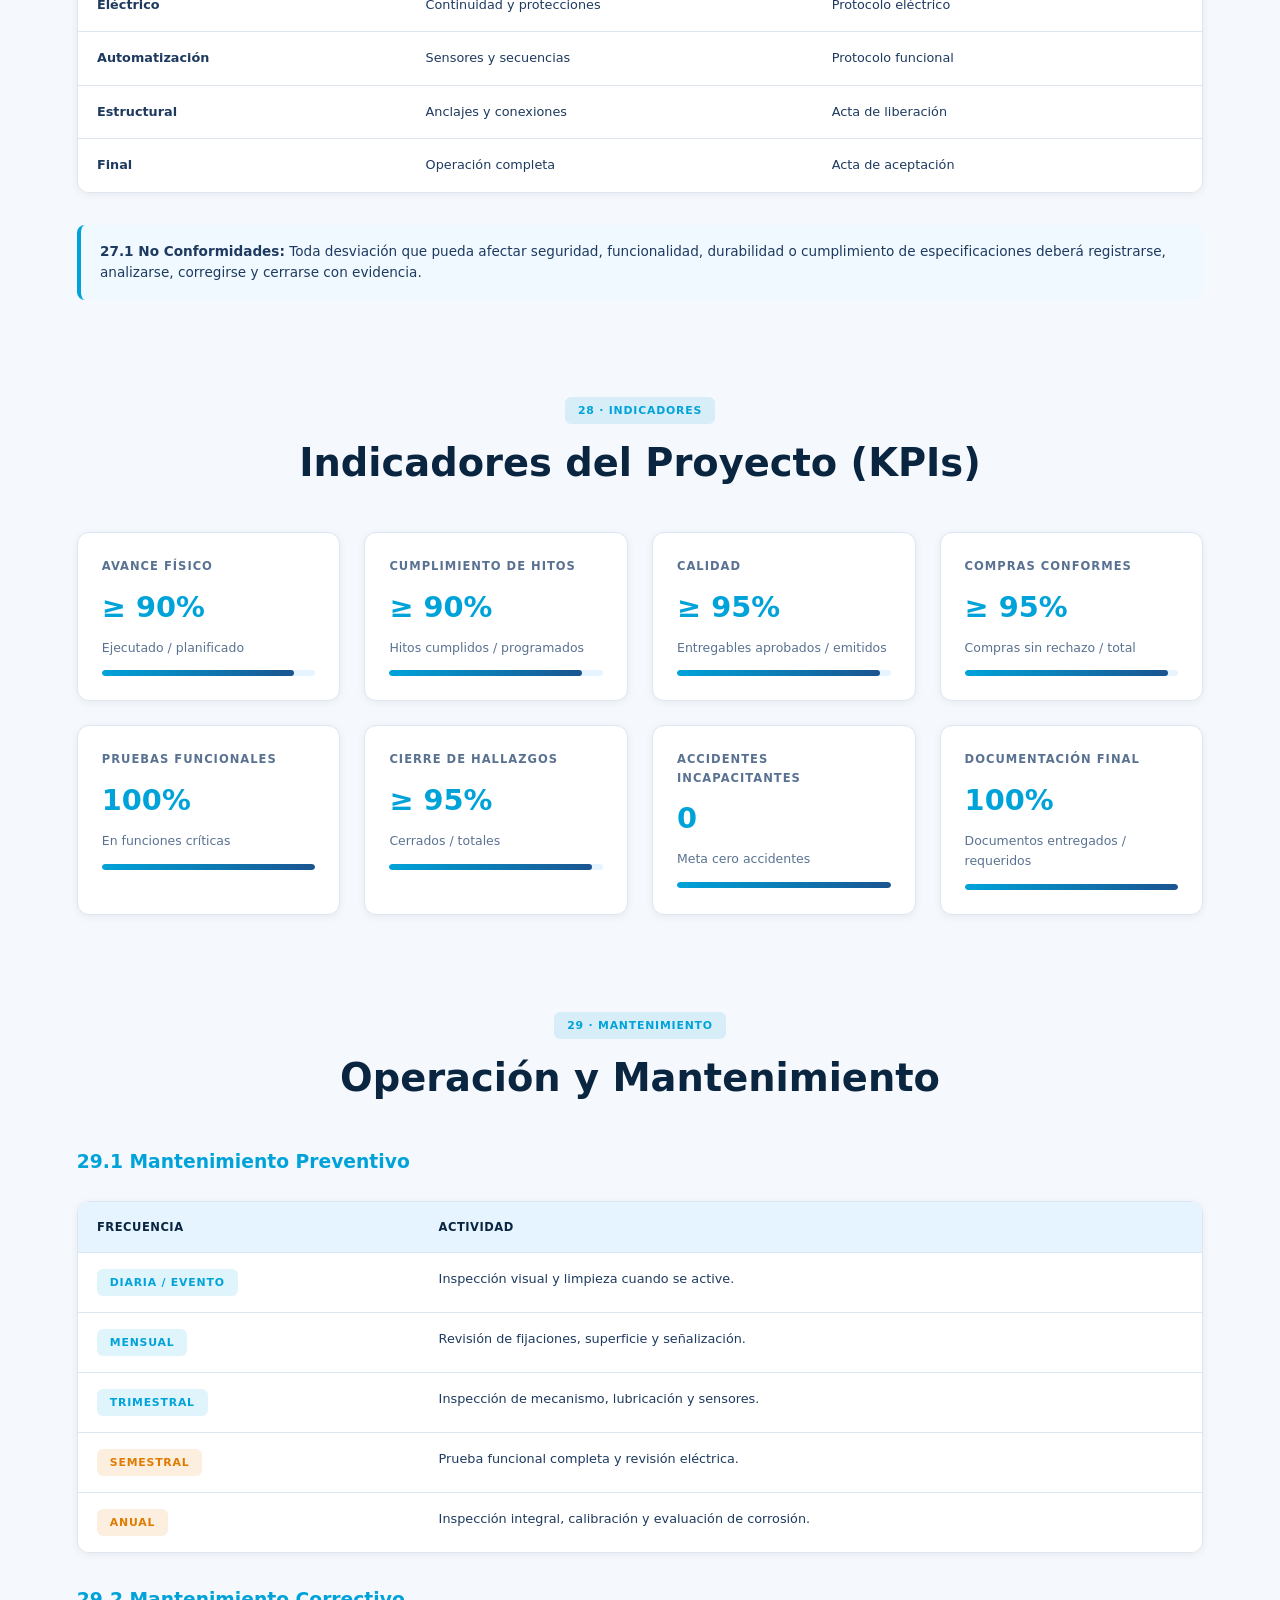
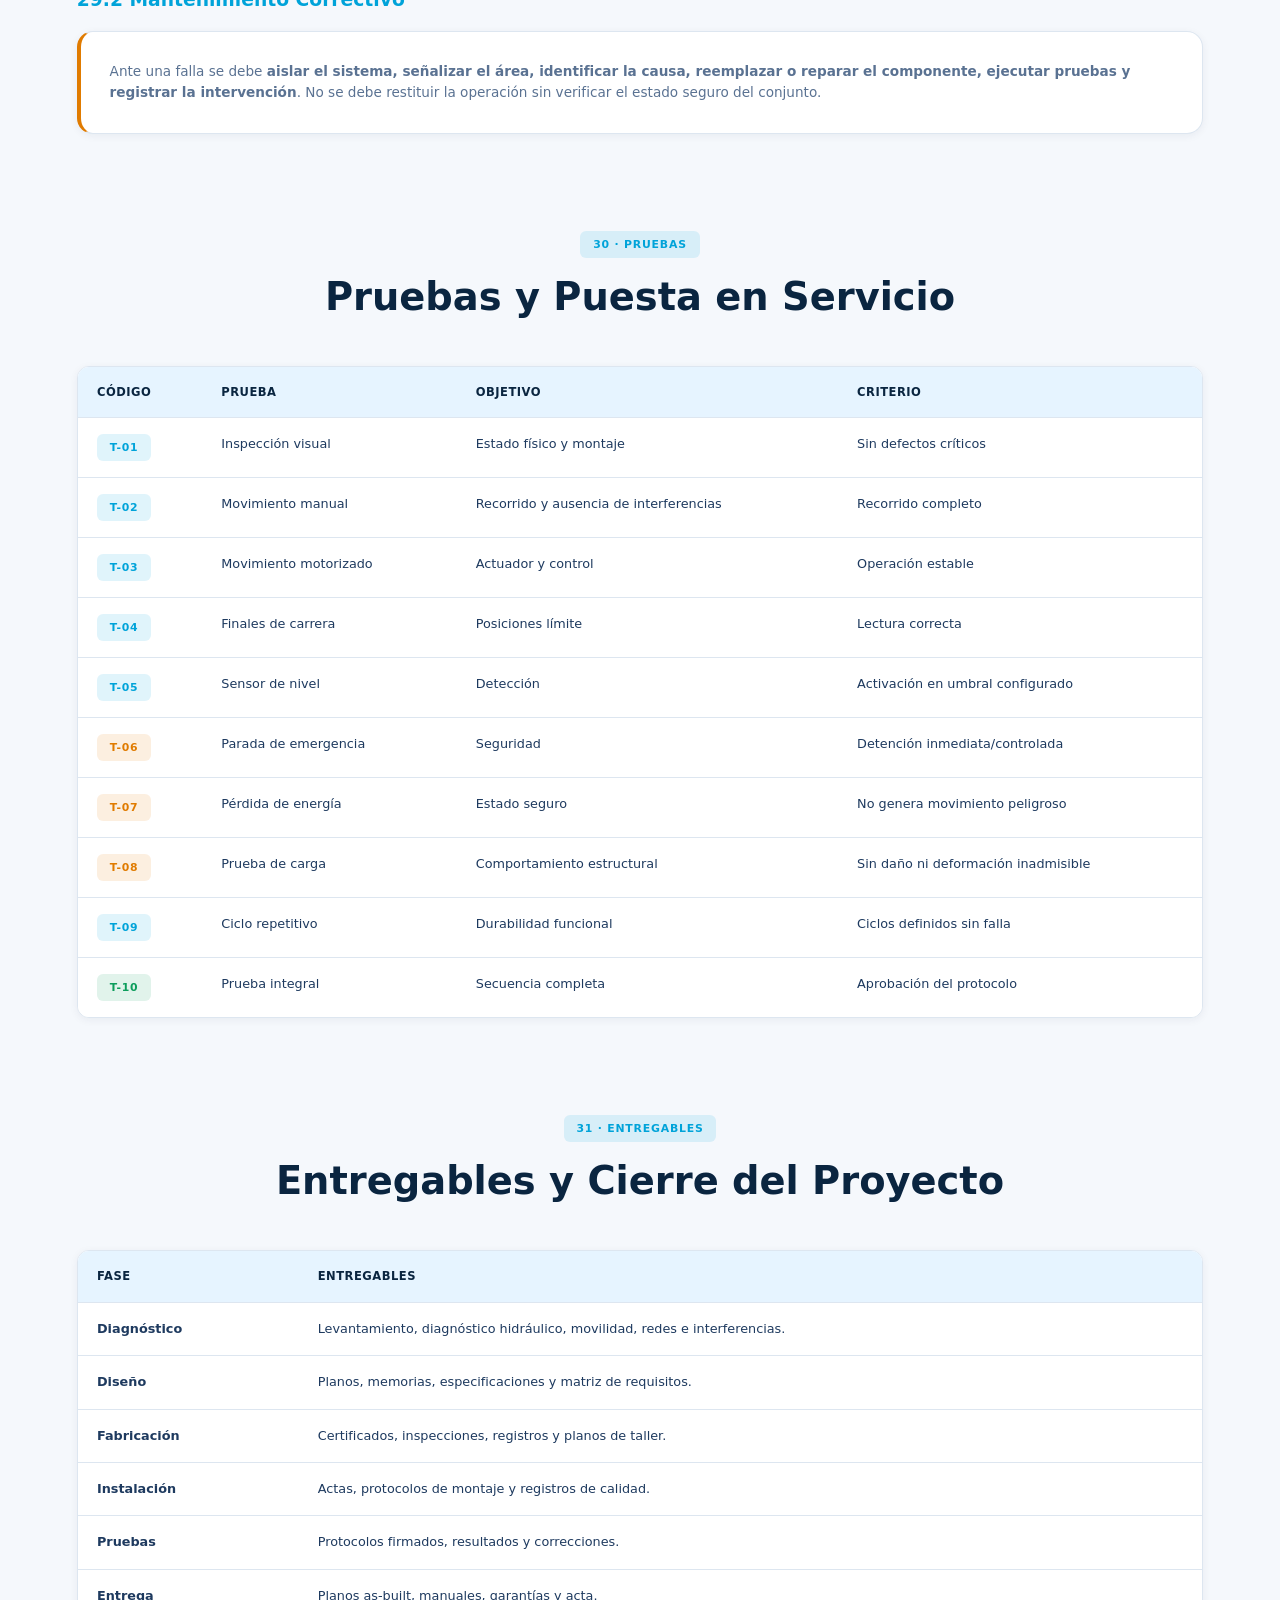
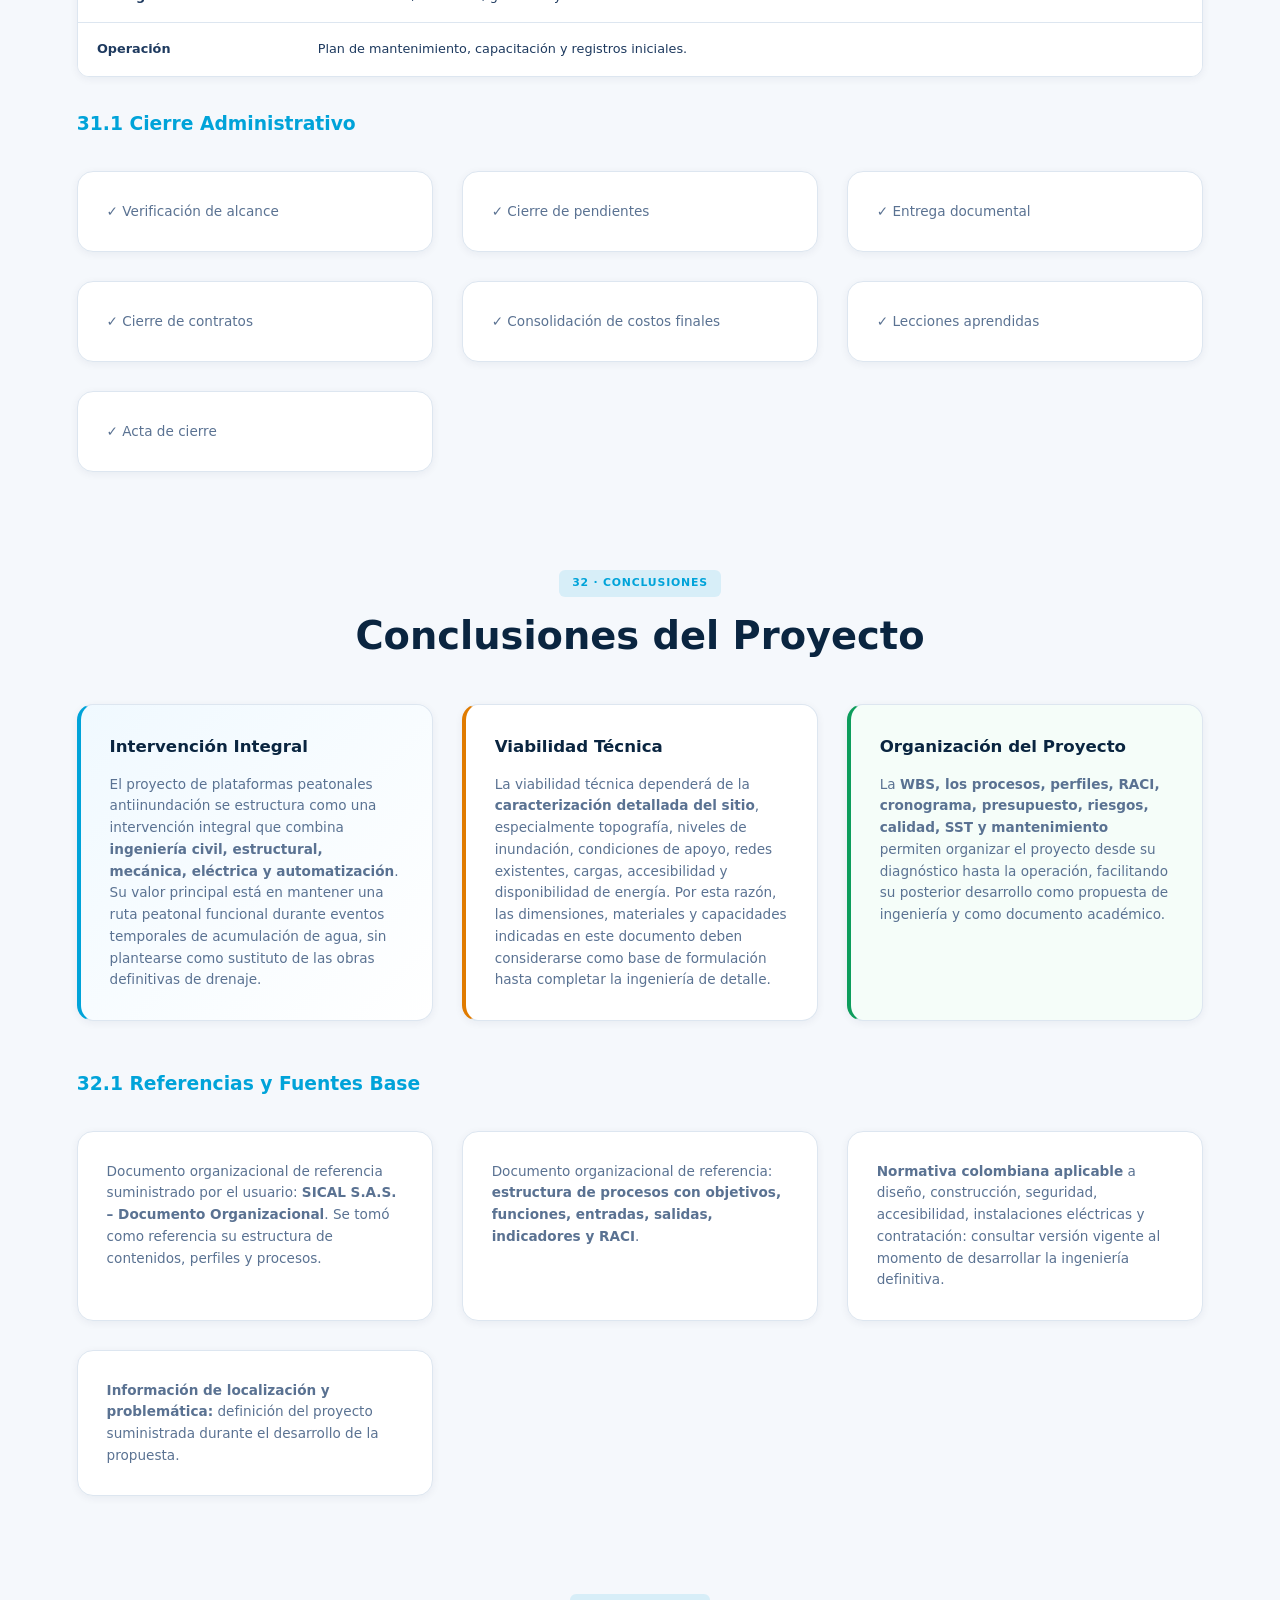
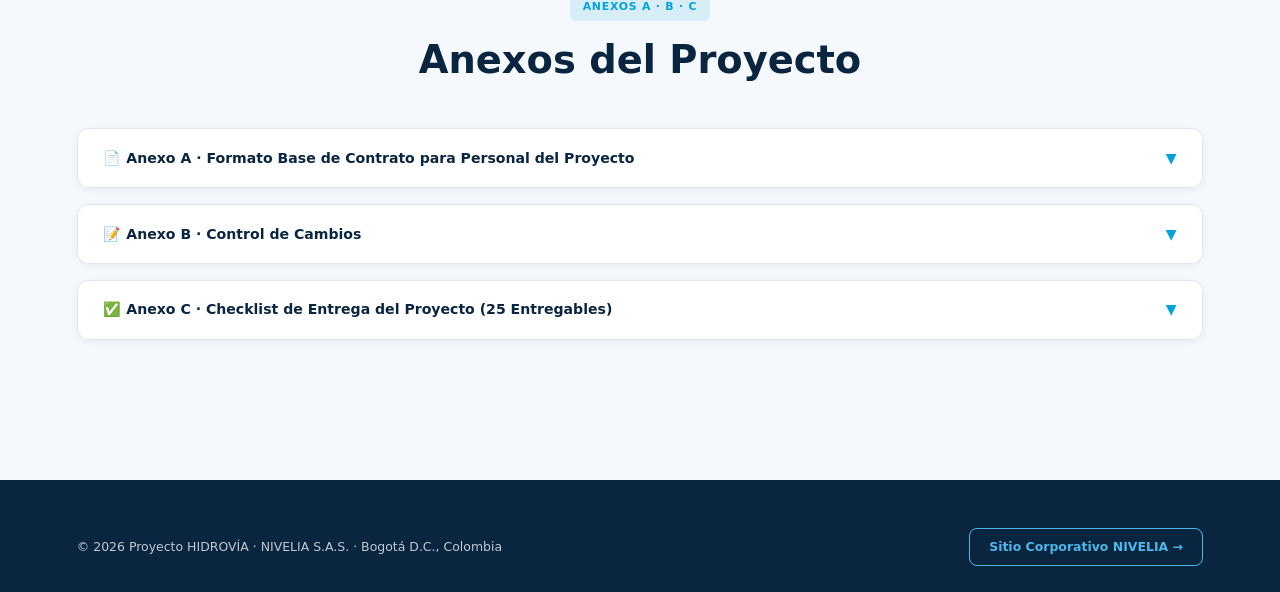
<file: operacion.html>
<!DOCTYPE html>
<html lang="es">
<head>
  <meta charset="UTF-8">
  <meta name="viewport" content="width=device-width, initial-scale=1.0">
  <title>Operación y Cierre | Proyecto Hidrovía</title>
  <link rel="icon" type="image/png" href="assets/images/favicon.png">
  <link rel="stylesheet" href="css/style.css">
</head>
<body>

    <header class="navbar">
    <a href="index.html" class="logo-container">
      <img src="assets/images/logo-proyecto.png" alt="Proyecto Hidrovía" class="logo-img" onerror="this.style.display='none'">
    </a>

    <!-- Botón Hamburguesa (visible solo en móvil/tablet) -->
    <button class="menu-toggle" id="menu-toggle" aria-label="Abrir menú">
      <span></span>
      <span></span>
      <span></span>
    </button>

    <nav class="nav-container" id="nav-container">
      <ul class="nav-links">
        <li><a href="index.html">Inicio</a></li>
        <li><a href="solucion.html">Solución</a></li>
        <li><a href="gestion.html">Gestión</a></li>
        <li><a href="ejecucion.html">Ejecución</a></li>
        <li><a href="operacion.html">Operación</a></li>
      </ul>
      <a href="https://nivelia-web.vercel.app/index.html" class="btn-corporate" target="_blank">← Volver a NIVELIA S.A.S.</a>
    </nav>
  </header>

  <section class="hero" style="padding: 10rem 6% 4rem;">
    <span class="badge badge-blue">26 al 32 · Control, Operación y Cierre</span>
    <h1 style="font-size: 2.8rem;">Operación, Control <span>y Cierre del Proyecto</span></h1>
    <p class="subtitle">SST, gestión ambiental, calidad, indicadores, pruebas, mantenimiento, entregables y conclusiones.</p>
  </section>

  <!-- 26. SST Y GESTIÓN AMBIENTAL -->
  <section>
    <div class="section-header">
      <span class="badge badge-blue">26 · SST y Ambiente</span>
      <h2>Seguridad, Salud y Gestión Ambiental</h2>
    </div>

    <div class="grid-cards">
      <div class="card card-highlight">
        <span class="badge badge-green">26.1 SST</span>
        <ul class="list-check" style="margin-top: 1rem;">
          <li>Identificación de peligros y valoración de riesgos antes de cada fase.</li>
          <li>Señalización y aislamiento del área de trabajo.</li>
          <li>Control de energías peligrosas durante mantenimiento.</li>
          <li>Uso obligatorio de EPP según actividad.</li>
          <li>Inspección de herramientas y equipos.</li>
          <li>Plan de emergencia y rutas de evacuación.</li>
          <li>Capacitación y charla preoperacional.</li>
          <li>Investigación y cierre de incidentes.</li>
        </ul>
      </div>

      <div class="card card-highlight">
        <span class="badge badge-green">26.2 Gestión Ambiental</span>
        <ul class="list-check" style="margin-top: 1rem;">
          <li>Separación y disposición de residuos de construcción.</li>
          <li>Manejo adecuado de aceites, lubricantes y residuos peligrosos.</li>
          <li>Prevención de vertimientos.</li>
          <li>Control de polvo, ruido y material particulado.</li>
          <li>Protección de sumideros durante la obra.</li>
          <li>Reutilización o aprovechamiento de materiales cuando sea técnicamente viable.</li>
        </ul>
      </div>
    </div>
  </section>

  <!-- 27. CONTROL DE CALIDAD -->
  <section>
    <div class="section-header">
      <span class="badge badge-blue">27 · Calidad</span>
      <h2>Control de Calidad por Etapa</h2>
    </div>

    <div class="table-responsive">
      <table>
        <thead><tr><th>Etapa</th><th>Punto de Control</th><th>Registro</th></tr></thead>
        <tbody>
          <tr><td><strong>Recepción</strong></td><td>Materiales y certificados</td><td>Formato de recepción</td></tr>
          <tr><td><strong>Fabricación</strong></td><td>Dimensiones y soldaduras</td><td>Checklist / inspección</td></tr>
          <tr><td><strong>Pintura/protección</strong></td><td>Espesor y continuidad</td><td>Registro de recubrimiento</td></tr>
          <tr><td><strong>Montaje</strong></td><td>Alineación, nivel y torque</td><td>Protocolo de montaje</td></tr>
          <tr><td><strong>Eléctrico</strong></td><td>Continuidad y protecciones</td><td>Protocolo eléctrico</td></tr>
          <tr><td><strong>Automatización</strong></td><td>Sensores y secuencias</td><td>Protocolo funcional</td></tr>
          <tr><td><strong>Estructural</strong></td><td>Anclajes y conexiones</td><td>Acta de liberación</td></tr>
          <tr><td><strong>Final</strong></td><td>Operación completa</td><td>Acta de aceptación</td></tr>
        </tbody>
      </table>
    </div>

    <div class="info-box mt-4">
      <strong>27.1 No Conformidades:</strong> Toda desviación que pueda afectar seguridad, funcionalidad, durabilidad o cumplimiento de especificaciones deberá registrarse, analizarse, corregirse y cerrarse con evidencia.
    </div>
  </section>

  <!-- 28. INDICADORES -->
  <section>
    <div class="section-header">
      <span class="badge badge-blue">28 · Indicadores</span>
      <h2>Indicadores del Proyecto (KPIs)</h2>
    </div>

    <div class="kpi-grid">
      <div class="kpi-card">
        <div class="kpi-label">Avance Físico</div>
        <div class="kpi-target">≥ 90%</div>
        <div class="kpi-desc">Ejecutado / planificado</div>
        <div class="kpi-bar"><div class="kpi-bar-fill" data-width="90%" style="width: 0;"></div></div>
      </div>
      <div class="kpi-card">
        <div class="kpi-label">Cumplimiento de Hitos</div>
        <div class="kpi-target">≥ 90%</div>
        <div class="kpi-desc">Hitos cumplidos / programados</div>
        <div class="kpi-bar"><div class="kpi-bar-fill" data-width="90%" style="width: 0;"></div></div>
      </div>
      <div class="kpi-card">
        <div class="kpi-label">Calidad</div>
        <div class="kpi-target">≥ 95%</div>
        <div class="kpi-desc">Entregables aprobados / emitidos</div>
        <div class="kpi-bar"><div class="kpi-bar-fill" data-width="95%" style="width: 0;"></div></div>
      </div>
      <div class="kpi-card">
        <div class="kpi-label">Compras Conformes</div>
        <div class="kpi-target">≥ 95%</div>
        <div class="kpi-desc">Compras sin rechazo / total</div>
        <div class="kpi-bar"><div class="kpi-bar-fill" data-width="95%" style="width: 0;"></div></div>
      </div>
      <div class="kpi-card">
        <div class="kpi-label">Pruebas Funcionales</div>
        <div class="kpi-target">100%</div>
        <div class="kpi-desc">En funciones críticas</div>
        <div class="kpi-bar"><div class="kpi-bar-fill" data-width="100%" style="width: 0;"></div></div>
      </div>
      <div class="kpi-card">
        <div class="kpi-label">Cierre de Hallazgos</div>
        <div class="kpi-target">≥ 95%</div>
        <div class="kpi-desc">Cerrados / totales</div>
        <div class="kpi-bar"><div class="kpi-bar-fill" data-width="95%" style="width: 0;"></div></div>
      </div>
      <div class="kpi-card">
        <div class="kpi-label">Accidentes Incapacitantes</div>
        <div class="kpi-target">0</div>
        <div class="kpi-desc">Meta cero accidentes</div>
        <div class="kpi-bar"><div class="kpi-bar-fill" data-width="100%" style="width: 0;"></div></div>
      </div>
      <div class="kpi-card">
        <div class="kpi-label">Documentación Final</div>
        <div class="kpi-target">100%</div>
        <div class="kpi-desc">Documentos entregados / requeridos</div>
        <div class="kpi-bar"><div class="kpi-bar-fill" data-width="100%" style="width: 0;"></div></div>
      </div>
    </div>
  </section>

  <!-- 29. OPERACIÓN Y MANTENIMIENTO -->
  <section>
    <div class="section-header">
      <span class="badge badge-blue">29 · Mantenimiento</span>
      <h2>Operación y Mantenimiento</h2>
    </div>

    <h3 style="color: var(--primary-cyan); margin-bottom: 1rem;">29.1 Mantenimiento Preventivo</h3>
    <div class="table-responsive mb-4">
      <table>
        <thead><tr><th>Frecuencia</th><th>Actividad</th></tr></thead>
        <tbody>
          <tr><td><span class="badge badge-blue">Diaria / Evento</span></td><td>Inspección visual y limpieza cuando se active.</td></tr>
          <tr><td><span class="badge badge-blue">Mensual</span></td><td>Revisión de fijaciones, superficie y señalización.</td></tr>
          <tr><td><span class="badge badge-blue">Trimestral</span></td><td>Inspección de mecanismo, lubricación y sensores.</td></tr>
          <tr><td><span class="badge badge-orange">Semestral</span></td><td>Prueba funcional completa y revisión eléctrica.</td></tr>
          <tr><td><span class="badge badge-orange">Anual</span></td><td>Inspección integral, calibración y evaluación de corrosión.</td></tr>
        </tbody>
      </table>
    </div>

    <h3 style="color: var(--primary-cyan); margin: 2rem 0 1rem;">29.2 Mantenimiento Correctivo</h3>
    <div class="card card-warning">
      <p>Ante una falla se debe <strong>aislar el sistema, señalizar el área, identificar la causa, reemplazar o reparar el componente, ejecutar pruebas y registrar la intervención</strong>. No se debe restituir la operación sin verificar el estado seguro del conjunto.</p>
    </div>
  </section>

  <!-- 30. PRUEBAS Y PUESTA EN SERVICIO -->
  <section>
    <div class="section-header">
      <span class="badge badge-blue">30 · Pruebas</span>
      <h2>Pruebas y Puesta en Servicio</h2>
    </div>

    <div class="table-responsive">
      <table>
        <thead><tr><th>Código</th><th>Prueba</th><th>Objetivo</th><th>Criterio</th></tr></thead>
        <tbody>
          <tr><td><span class="badge badge-blue">T-01</span></td><td>Inspección visual</td><td>Estado físico y montaje</td><td>Sin defectos críticos</td></tr>
          <tr><td><span class="badge badge-blue">T-02</span></td><td>Movimiento manual</td><td>Recorrido y ausencia de interferencias</td><td>Recorrido completo</td></tr>
          <tr><td><span class="badge badge-blue">T-03</span></td><td>Movimiento motorizado</td><td>Actuador y control</td><td>Operación estable</td></tr>
          <tr><td><span class="badge badge-blue">T-04</span></td><td>Finales de carrera</td><td>Posiciones límite</td><td>Lectura correcta</td></tr>
          <tr><td><span class="badge badge-blue">T-05</span></td><td>Sensor de nivel</td><td>Detección</td><td>Activación en umbral configurado</td></tr>
          <tr><td><span class="badge badge-orange">T-06</span></td><td>Parada de emergencia</td><td>Seguridad</td><td>Detención inmediata/controlada</td></tr>
          <tr><td><span class="badge badge-orange">T-07</span></td><td>Pérdida de energía</td><td>Estado seguro</td><td>No genera movimiento peligroso</td></tr>
          <tr><td><span class="badge badge-orange">T-08</span></td><td>Prueba de carga</td><td>Comportamiento estructural</td><td>Sin daño ni deformación inadmisible</td></tr>
          <tr><td><span class="badge badge-blue">T-09</span></td><td>Ciclo repetitivo</td><td>Durabilidad funcional</td><td>Ciclos definidos sin falla</td></tr>
          <tr><td><span class="badge badge-green">T-10</span></td><td>Prueba integral</td><td>Secuencia completa</td><td>Aprobación del protocolo</td></tr>
        </tbody>
      </table>
    </div>
  </section>

  <!-- 31. ENTREGABLES Y CIERRE -->
  <section>
    <div class="section-header">
      <span class="badge badge-blue">31 · Entregables</span>
      <h2>Entregables y Cierre del Proyecto</h2>
    </div>

    <div class="table-responsive">
      <table>
        <thead><tr><th>Fase</th><th>Entregables</th></tr></thead>
        <tbody>
          <tr><td><strong>Diagnóstico</strong></td><td>Levantamiento, diagnóstico hidráulico, movilidad, redes e interferencias.</td></tr>
          <tr><td><strong>Diseño</strong></td><td>Planos, memorias, especificaciones y matriz de requisitos.</td></tr>
          <tr><td><strong>Fabricación</strong></td><td>Certificados, inspecciones, registros y planos de taller.</td></tr>
          <tr><td><strong>Instalación</strong></td><td>Actas, protocolos de montaje y registros de calidad.</td></tr>
          <tr><td><strong>Pruebas</strong></td><td>Protocolos firmados, resultados y correcciones.</td></tr>
          <tr><td><strong>Entrega</strong></td><td>Planos as-built, manuales, garantías y acta.</td></tr>
          <tr><td><strong>Operación</strong></td><td>Plan de mantenimiento, capacitación y registros iniciales.</td></tr>
        </tbody>
      </table>
    </div>

    <h3 style="color: var(--primary-cyan); margin: 2rem 0 1rem;">31.1 Cierre Administrativo</h3>
    <div class="grid-cards">
      <div class="card"><p>✓ Verificación de alcance</p></div>
      <div class="card"><p>✓ Cierre de pendientes</p></div>
      <div class="card"><p>✓ Entrega documental</p></div>
      <div class="card"><p>✓ Cierre de contratos</p></div>
      <div class="card"><p>✓ Consolidación de costos finales</p></div>
      <div class="card"><p>✓ Lecciones aprendidas</p></div>
      <div class="card"><p>✓ Acta de cierre</p></div>
    </div>
  </section>

  <!-- 32. CONCLUSIONES -->
  <section>
    <div class="section-header">
      <span class="badge badge-blue">32 · Conclusiones</span>
      <h2>Conclusiones del Proyecto</h2>
    </div>

    <div class="grid-cards">
      <div class="card card-highlight">
        <h3>Intervención Integral</h3>
        <p>El proyecto de plataformas peatonales antiinundación se estructura como una intervención integral que combina <strong>ingeniería civil, estructural, mecánica, eléctrica y automatización</strong>. Su valor principal está en mantener una ruta peatonal funcional durante eventos temporales de acumulación de agua, sin plantearse como sustituto de las obras definitivas de drenaje.</p>
      </div>
      <div class="card card-warning">
        <h3>Viabilidad Técnica</h3>
        <p>La viabilidad técnica dependerá de la <strong>caracterización detallada del sitio</strong>, especialmente topografía, niveles de inundación, condiciones de apoyo, redes existentes, cargas, accesibilidad y disponibilidad de energía. Por esta razón, las dimensiones, materiales y capacidades indicadas en este documento deben considerarse como base de formulación hasta completar la ingeniería de detalle.</p>
      </div>
      <div class="card card-success">
        <h3>Organización del Proyecto</h3>
        <p>La <strong>WBS, los procesos, perfiles, RACI, cronograma, presupuesto, riesgos, calidad, SST y mantenimiento</strong> permiten organizar el proyecto desde su diagnóstico hasta la operación, facilitando su posterior desarrollo como propuesta de ingeniería y como documento académico.</p>
      </div>
    </div>

    <h3 style="color: var(--primary-cyan); margin: 3rem 0 1.5rem;">32.1 Referencias y Fuentes Base</h3>
    <div class="grid-cards">
      <div class="card"><p>Documento organizacional de referencia suministrado por el usuario: <strong>SICAL S.A.S. – Documento Organizacional</strong>. Se tomó como referencia su estructura de contenidos, perfiles y procesos.</p></div>
      <div class="card"><p>Documento organizacional de referencia: <strong>estructura de procesos con objetivos, funciones, entradas, salidas, indicadores y RACI</strong>.</p></div>
      <div class="card"><p><strong>Normativa colombiana aplicable</strong> a diseño, construcción, seguridad, accesibilidad, instalaciones eléctricas y contratación: consultar versión vigente al momento de desarrollar la ingeniería definitiva.</p></div>
      <div class="card"><p><strong>Información de localización y problemática:</strong> definición del proyecto suministrada durante el desarrollo de la propuesta.</p></div>
    </div>
  </section>

  <!-- ANEXOS -->
  <section>
    <div class="section-header">
      <span class="badge badge-blue">Anexos A · B · C</span>
      <h2>Anexos del Proyecto</h2>
    </div>

    <div class="accordion-item">
      <div class="accordion-header">
        <span>📄 Anexo A · Formato Base de Contrato para Personal del Proyecto</span>
        <span class="accordion-icon">▼</span>
      </div>
      <div class="accordion-content">
        <div class="info-box warning">
          <strong>Modelo académico.</strong> Debe ser revisado y ajustado por el responsable jurídico/laboral antes de utilizarse en una contratación real.
        </div>
        <div class="table-responsive" style="margin-top: 1rem;">
          <table>
            <thead><tr><th>Campo</th><th>Contenido</th></tr></thead>
            <tbody>
              <tr><td>Contratante</td><td>[Entidad / empresa responsable]</td></tr>
              <tr><td>Contratista / trabajador</td><td>[Nombre]</td></tr>
              <tr><td>Cargo</td><td>[Cargo del proyecto]</td></tr>
              <tr><td>Objeto</td><td>Prestación de servicios laborales/profesionales asociados al proyecto de plataformas peatonales anti inundaciones.</td></tr>
              <tr><td>Duración</td><td>[Fecha de inicio] a [Fecha de terminación]</td></tr>
              <tr><td>Lugar</td><td>[Sitio del proyecto / Bogotá D.C.]</td></tr>
              <tr><td>Remuneración</td><td>[Valor / periodicidad]</td></tr>
              <tr><td>Obligaciones</td><td>Cumplir alcance, planos, procedimientos, SST, calidad y confidencialidad.</td></tr>
            </tbody>
          </table>
        </div>

        <h4 style="color: var(--primary-cyan); margin-top: 1.5rem;">Cláusulas Mínimas</h4>
        <ul class="list-check list-arrow">
          <li>Objeto y alcance</li>
          <li>Funciones específicas</li>
          <li>Duración y forma de terminación</li>
          <li>Remuneración y forma de pago</li>
          <li>Lugar y condiciones de prestación</li>
          <li>Seguridad y salud en el trabajo</li>
          <li>Confidencialidad</li>
          <li>Propiedad y custodia de información técnica</li>
          <li>Equipos, herramientas y materiales</li>
          <li>Informes y entregables</li>
          <li>Solución de controversias</li>
          <li>Firmas</li>
        </ul>
      </div>
    </div>

    <div class="accordion-item">
      <div class="accordion-header">
        <span>📝 Anexo B · Control de Cambios</span>
        <span class="accordion-icon">▼</span>
      </div>
      <div class="accordion-content">
        <div class="table-responsive">
          <table>
            <thead><tr><th>Versión</th><th>Fecha</th><th>Descripción</th><th>Responsable</th></tr></thead>
            <tbody>
              <tr><td>1.0</td><td>Septiembre 2026</td><td>Emisión inicial del documento integral del proyecto.</td><td>Equipo del proyecto</td></tr>
              <tr><td>1.1</td><td>[Fecha]</td><td>[Descripción del cambio]</td><td>[Responsable]</td></tr>
              <tr><td>1.2</td><td>[Fecha]</td><td>[Descripción del cambio]</td><td>[Responsable]</td></tr>
            </tbody>
          </table>
        </div>
      </div>
    </div>

    <div class="accordion-item">
      <div class="accordion-header">
        <span>✅ Anexo C · Checklist de Entrega del Proyecto (25 Entregables)</span>
        <span class="accordion-icon">▼</span>
      </div>
      <div class="accordion-content">
        <div class="grid-cards" style="grid-template-columns: repeat(auto-fit, minmax(280px, 1fr));">
          <div class="card"><p>☐ 1. Acta de constitución aprobada</p></div>
          <div class="card"><p>☐ 2. Alcance y WBS aprobados</p></div>
          <div class="card"><p>☐ 3. Levantamiento topográfico</p></div>
          <div class="card"><p>☐ 4. Diagnóstico hidráulico</p></div>
          <div class="card"><p>☐ 5. Inventario de redes</p></div>
          <div class="card"><p>☐ 6. Planos civiles</p></div>
          <div class="card"><p>☐ 7. Planos estructurales</p></div>
          <div class="card"><p>☐ 8. Planos mecánicos</p></div>
          <div class="card"><p>☐ 9. Planos eléctricos</p></div>
          <div class="card"><p>☐ 10. Programación/control</p></div>
          <div class="card"><p>☐ 11. Memorias de cálculo</p></div>
          <div class="card"><p>☐ 12. Especificaciones técnicas</p></div>
          <div class="card"><p>☐ 13. Certificados de materiales</p></div>
          <div class="card"><p>☐ 14. Protocolos de calidad</p></div>
          <div class="card"><p>☐ 15. Protocolos SST</p></div>
          <div class="card"><p>☐ 16. Pruebas funcionales</p></div>
          <div class="card"><p>☐ 17. Prueba de emergencia</p></div>
          <div class="card"><p>☐ 18. Prueba de pérdida de energía</p></div>
          <div class="card"><p>☐ 19. Plan de mantenimiento</p></div>
          <div class="card"><p>☐ 20. Manual de operación</p></div>
          <div class="card"><p>☐ 21. Planos as-built</p></div>
          <div class="card"><p>☐ 22. Capacitación</p></div>
          <div class="card"><p>☐ 23. Acta de puesta en servicio</p></div>
          <div class="card"><p>☐ 24. Acta de entrega</p></div>
          <div class="card"><p>☐ 25. Acta de cierre</p></div>
        </div>
      </div>
    </div>
  </section>

  <footer>
    <div class="footer-content">
      <div class="footer-text">&copy; 2026 Proyecto HIDROVÍA · NIVELIA S.A.S. · Bogotá D.C., Colombia</div>
      <a href="https://nivelia-web.vercel.app/index.html" class="btn-corporate" target="_blank">Sitio Corporativo NIVELIA →</a>
    </div>
  </footer>

  <script src="js/main.js"></script>
</body>
</html>
</file>
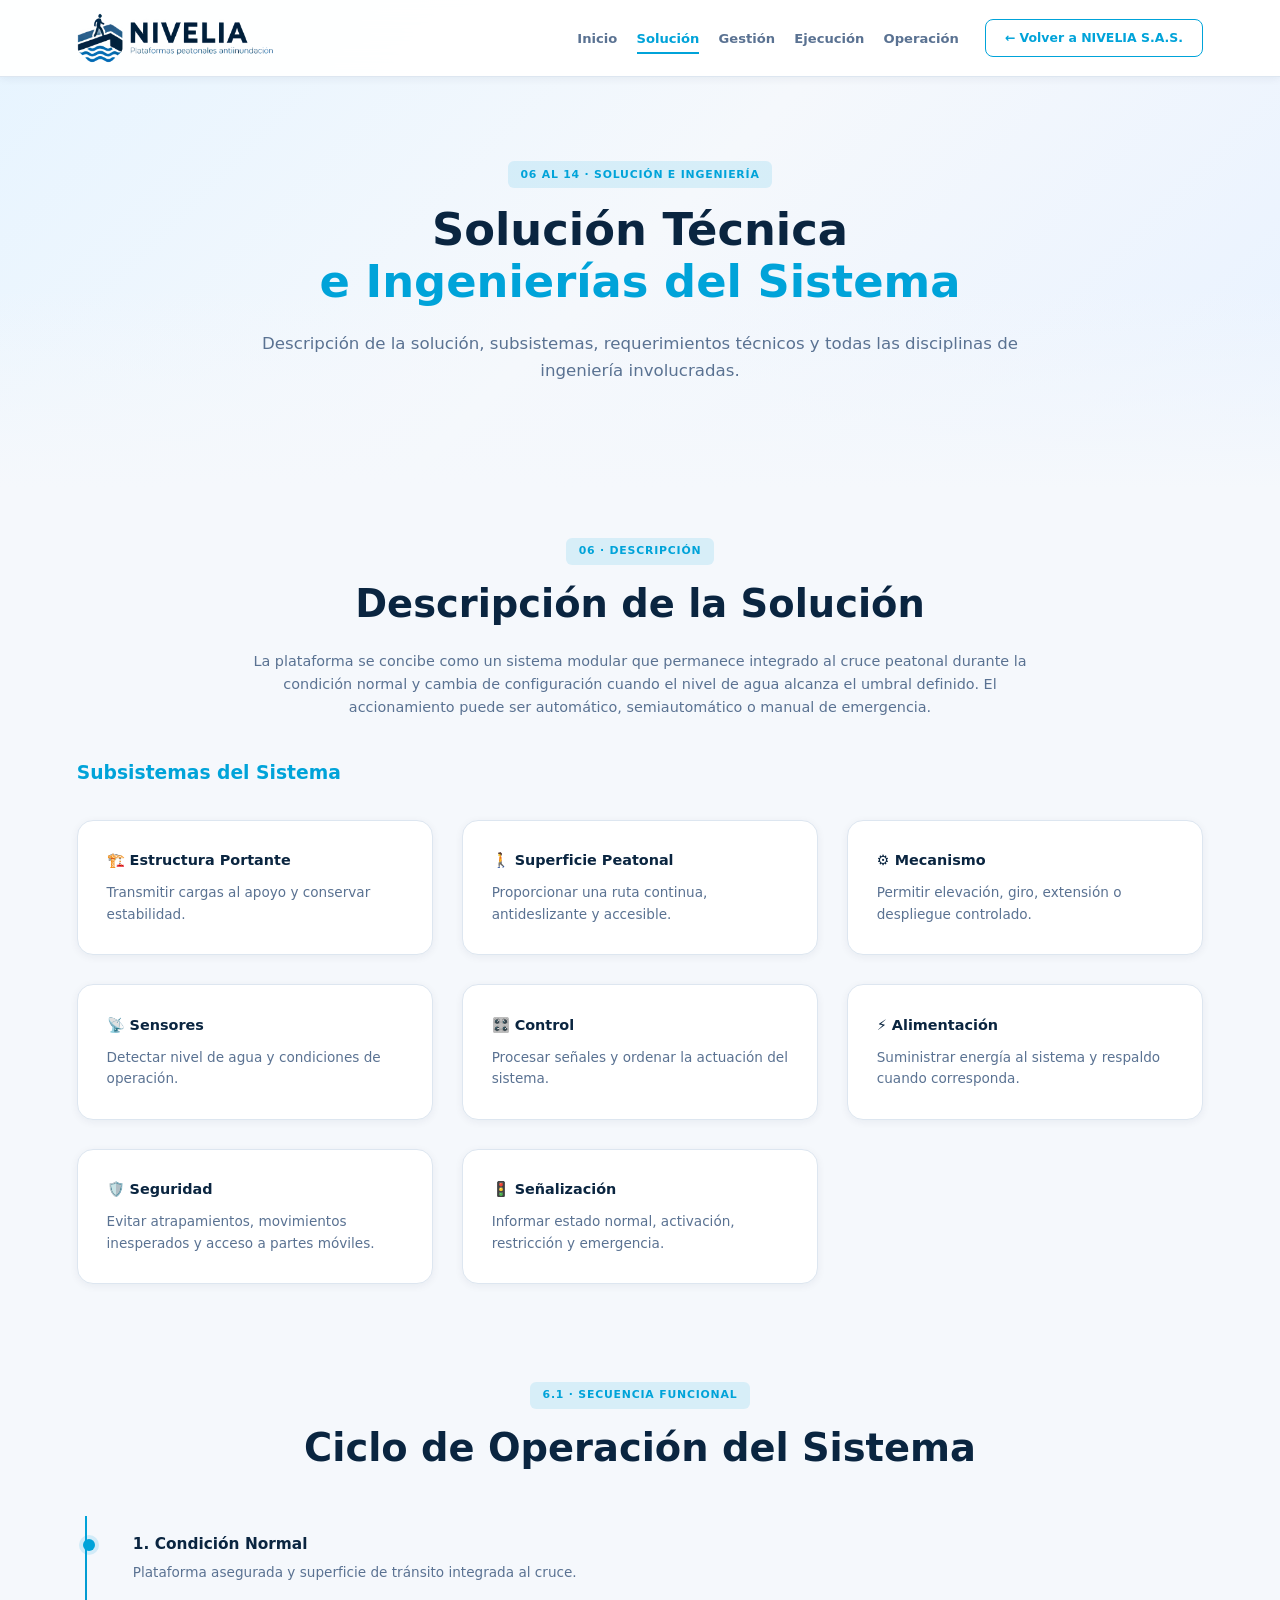
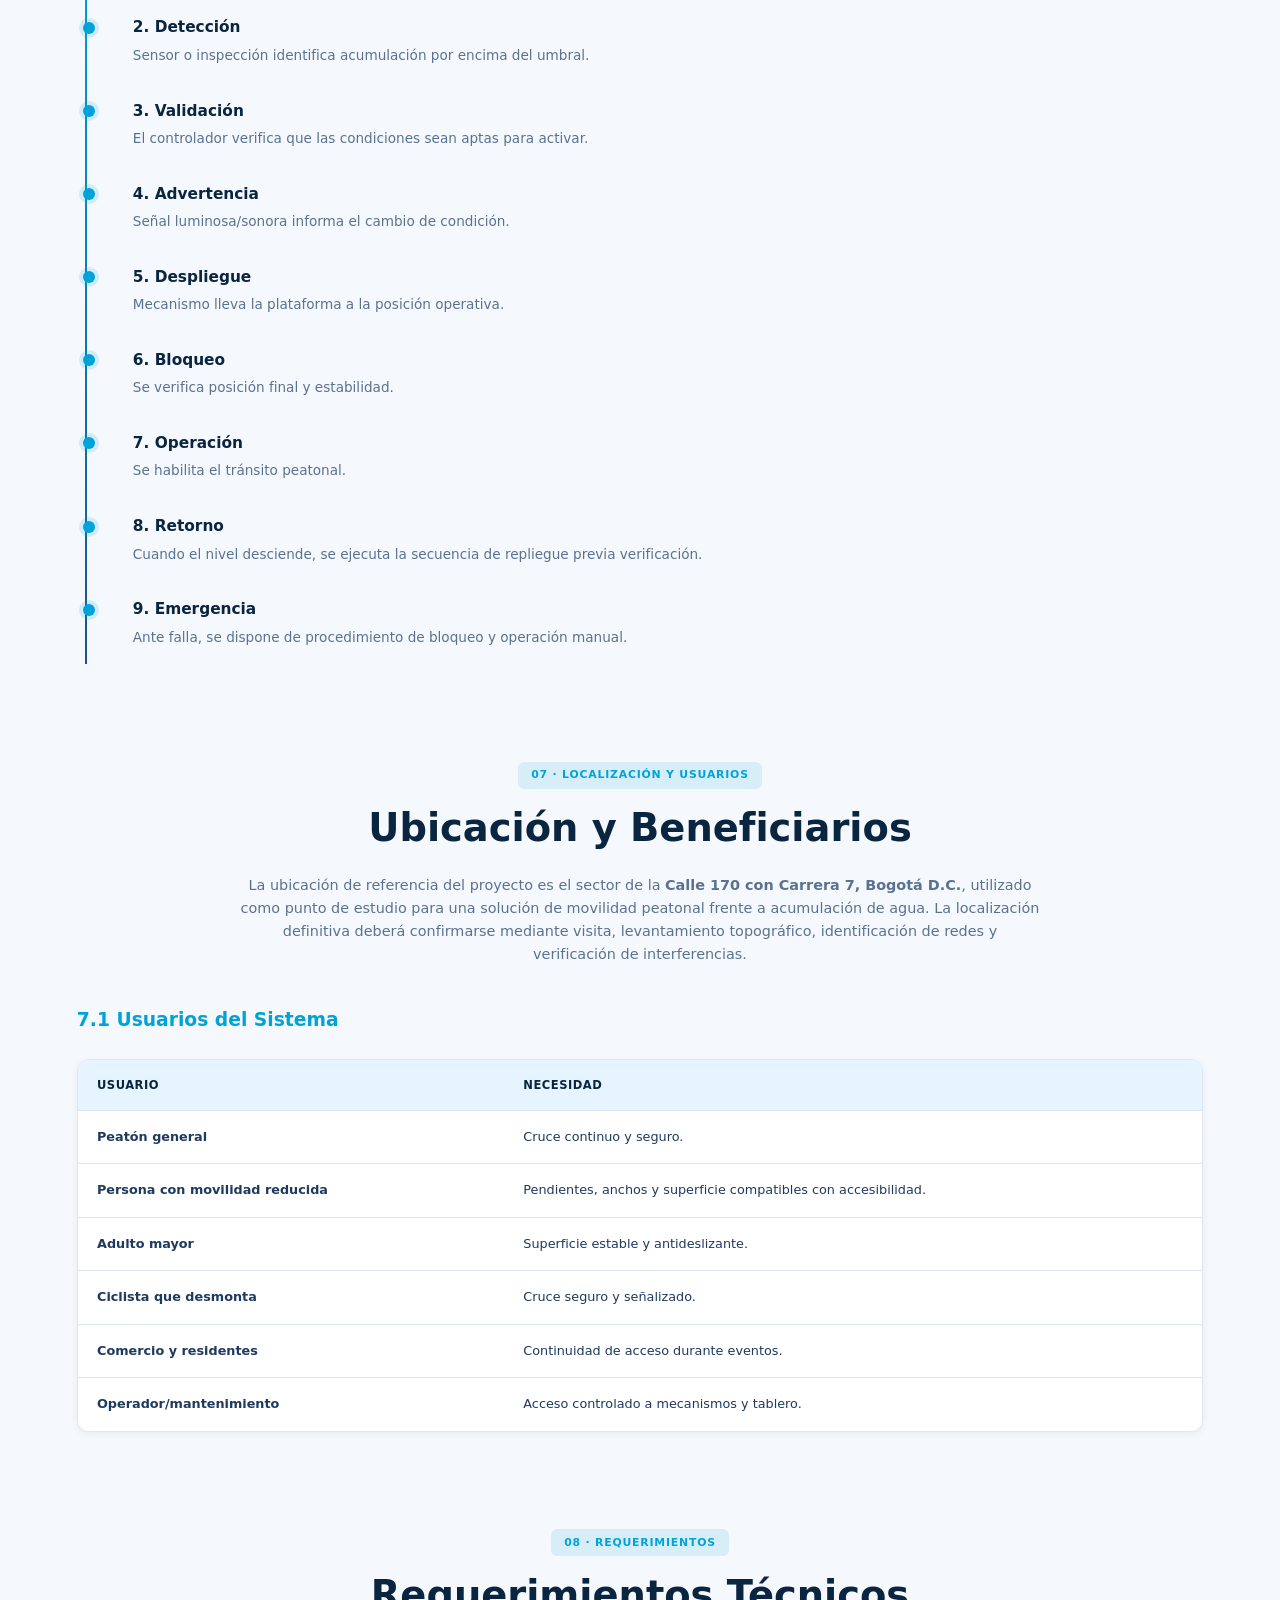
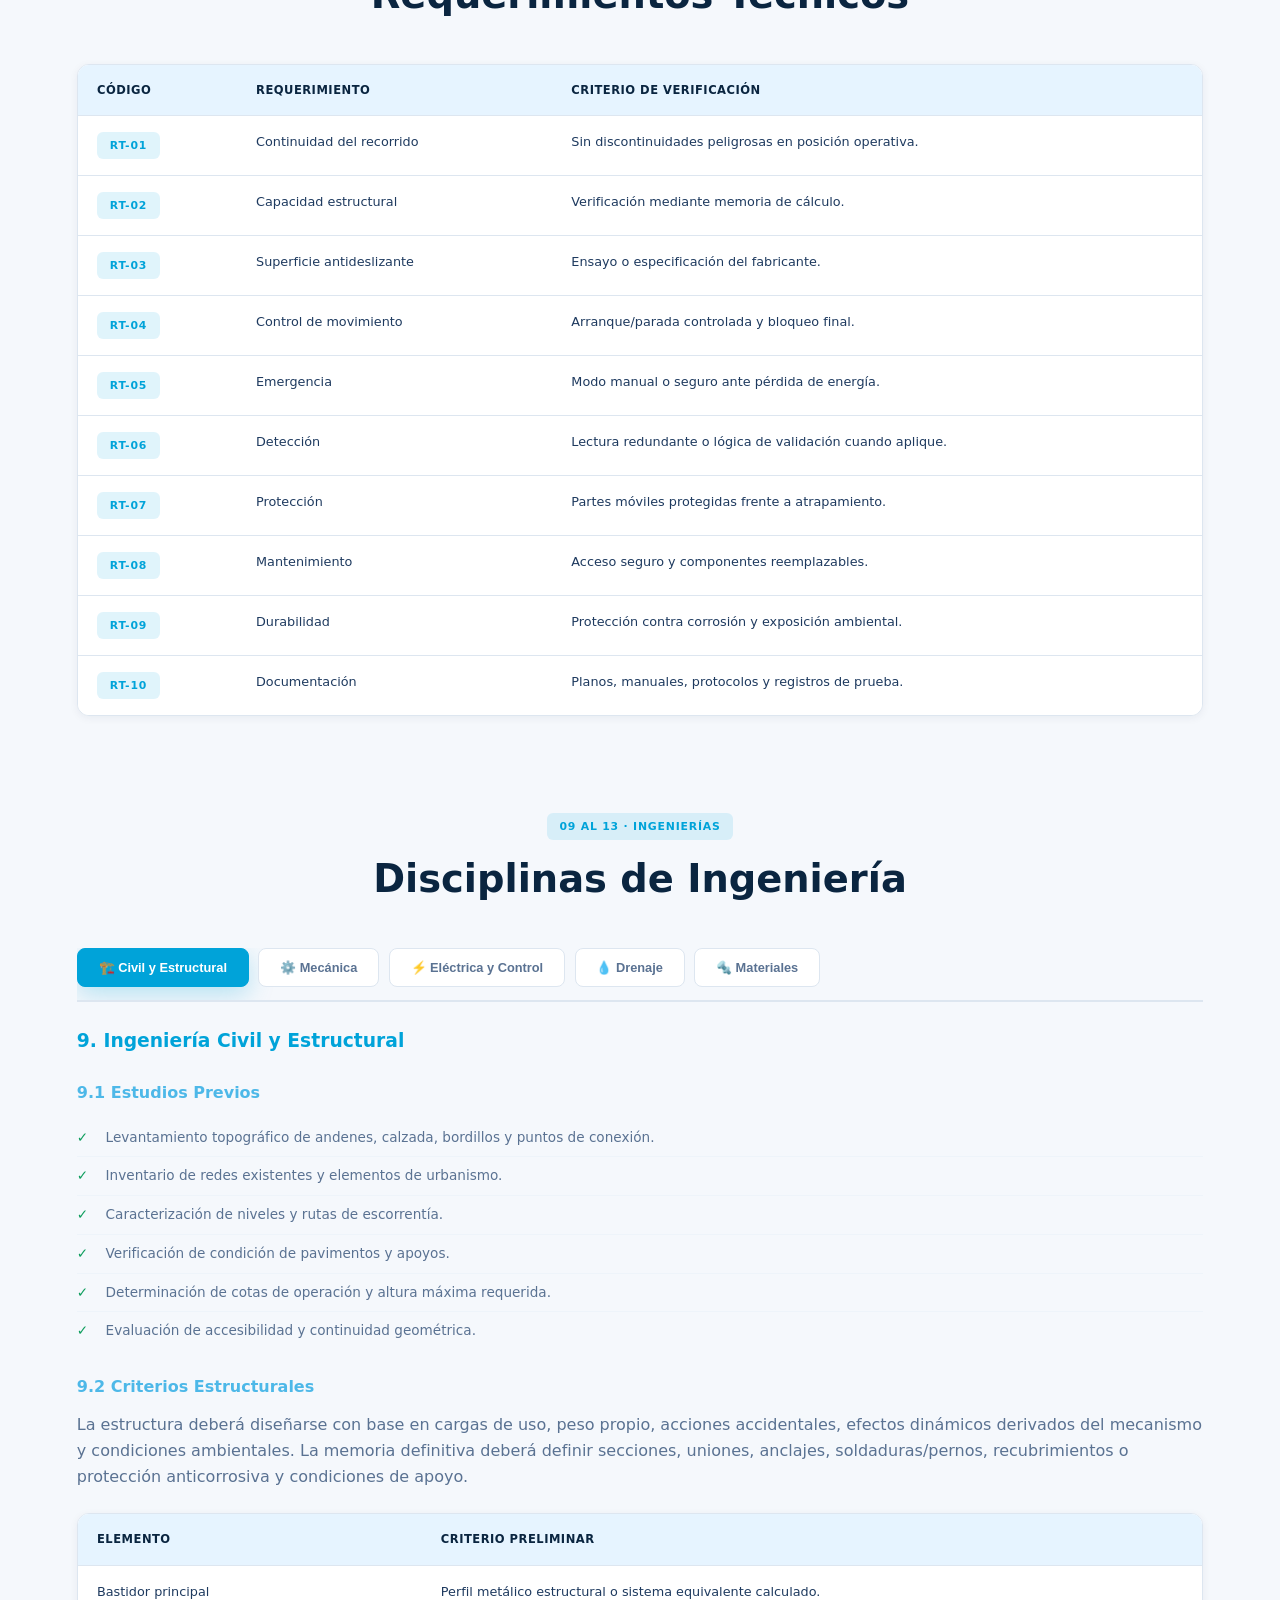
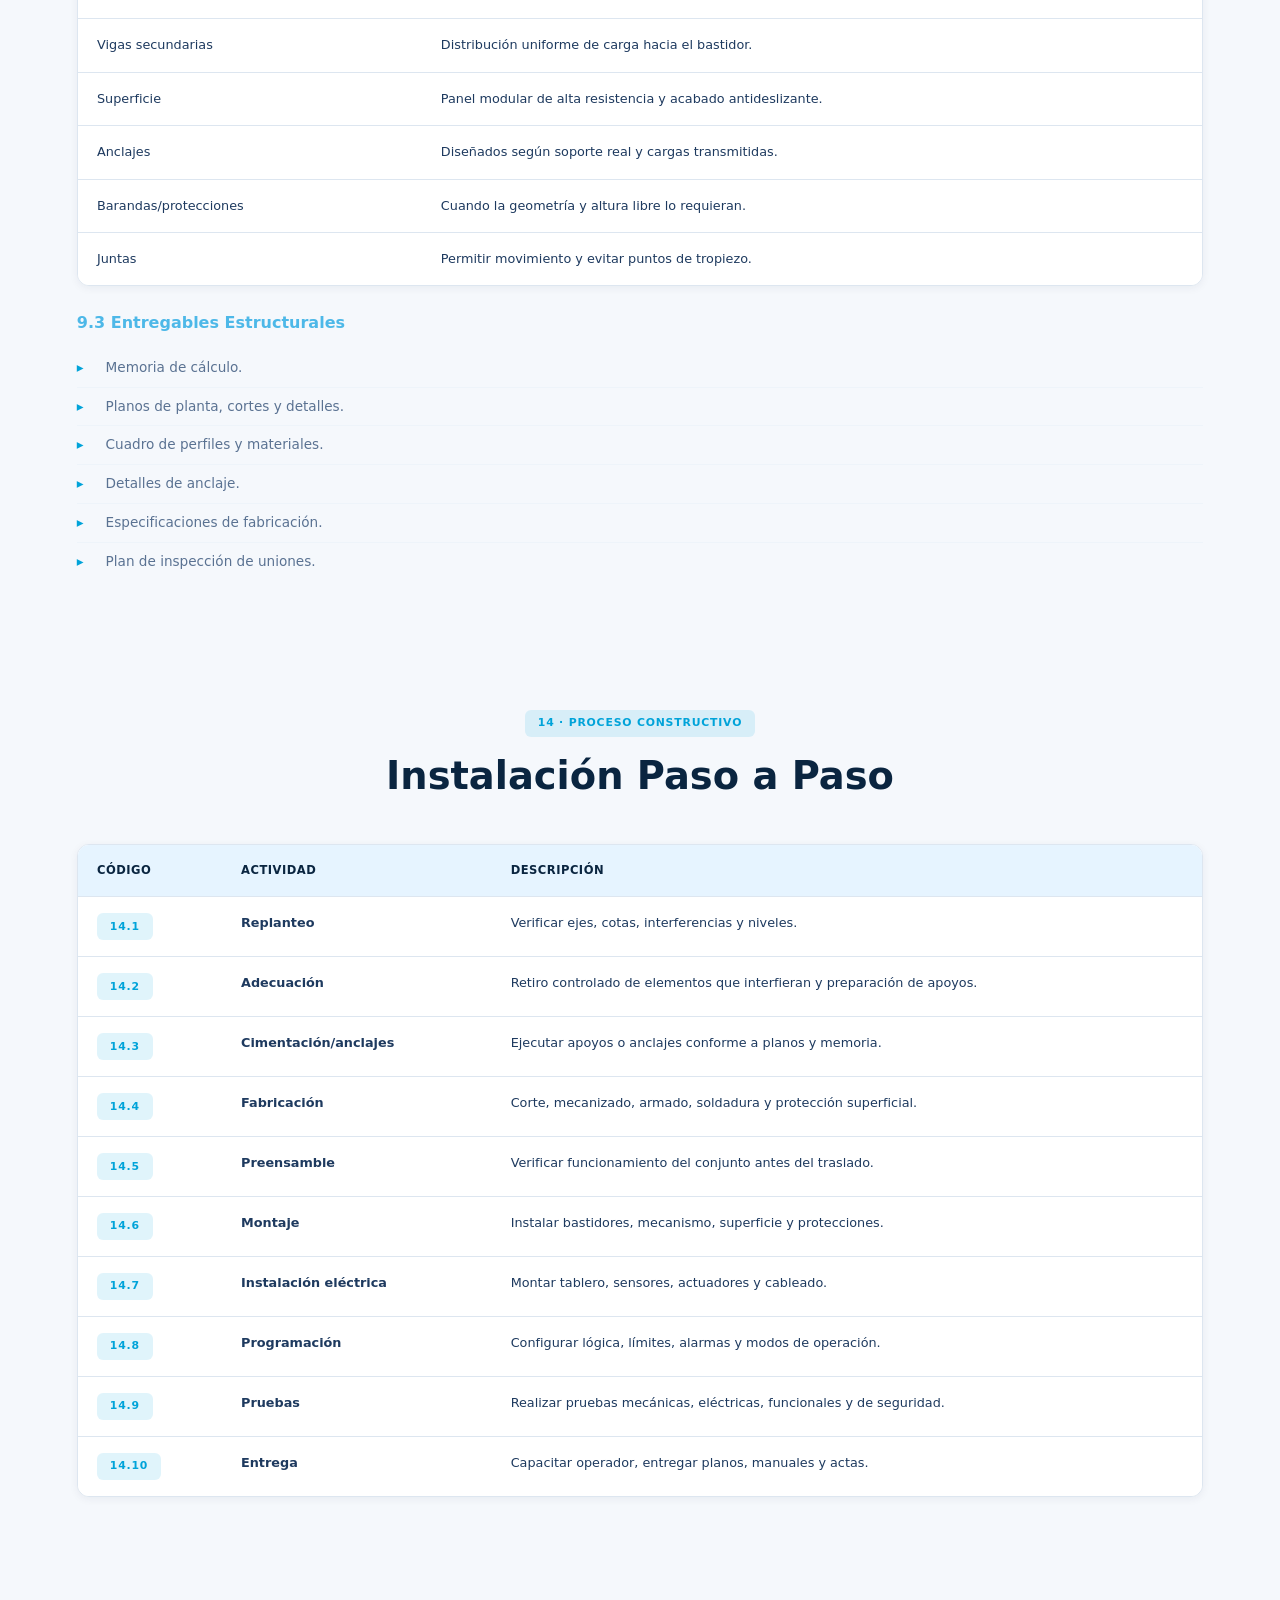
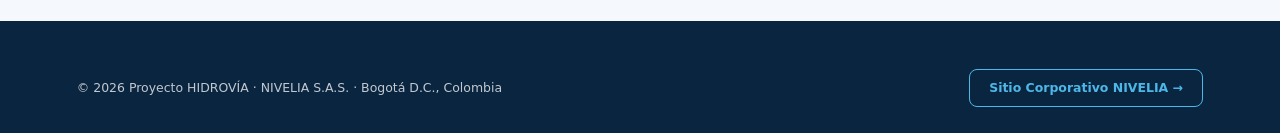
<file: solucion.html>
<!DOCTYPE html>
<html lang="es">
<head>
  <meta charset="UTF-8">
  <meta name="viewport" content="width=device-width, initial-scale=1.0">
  <title>Solución Técnica | Proyecto Hidrovía</title>
  <link rel="icon" type="image/png" href="assets/images/favicon.png">
  <link rel="stylesheet" href="css/style.css">
</head>
<body>

    <header class="navbar">
    <a href="index.html" class="logo-container">
      <img src="assets/images/logo-proyecto.png" alt="Proyecto Hidrovía" class="logo-img" onerror="this.style.display='none'">
    </a>

    <!-- Botón Hamburguesa (visible solo en móvil/tablet) -->
    <button class="menu-toggle" id="menu-toggle" aria-label="Abrir menú">
      <span></span>
      <span></span>
      <span></span>
    </button>

    <nav class="nav-container" id="nav-container">
      <ul class="nav-links">
        <li><a href="index.html">Inicio</a></li>
        <li><a href="solucion.html">Solución</a></li>
        <li><a href="gestion.html">Gestión</a></li>
        <li><a href="ejecucion.html">Ejecución</a></li>
        <li><a href="operacion.html">Operación</a></li>
      </ul>
      <a href="https://nivelia-web.vercel.app/index.html" class="btn-corporate" target="_blank">← Volver a NIVELIA S.A.S.</a>
    </nav>
  </header>

  <section class="hero" style="padding: 10rem 6% 4rem;">
    <span class="badge badge-blue">06 al 14 · Solución e Ingeniería</span>
    <h1 style="font-size: 2.8rem;">Solución Técnica <span>e Ingenierías del Sistema</span></h1>
    <p class="subtitle">Descripción de la solución, subsistemas, requerimientos técnicos y todas las disciplinas de ingeniería involucradas.</p>
  </section>

  <!-- 6. DESCRIPCIÓN DE LA SOLUCIÓN -->
  <section>
    <div class="section-header">
      <span class="badge badge-blue">06 · Descripción</span>
      <h2>Descripción de la Solución</h2>
      <p>La plataforma se concibe como un sistema modular que permanece integrado al cruce peatonal durante la condición normal y cambia de configuración cuando el nivel de agua alcanza el umbral definido. El accionamiento puede ser automático, semiautomático o manual de emergencia.</p>
    </div>

    <h3 style="color: var(--primary-cyan); margin-bottom: 1.5rem;">Subsistemas del Sistema</h3>
    <div class="grid-cards">
      <div class="card"><h4>🏗️ Estructura Portante</h4><p>Transmitir cargas al apoyo y conservar estabilidad.</p></div>
      <div class="card"><h4>🚶 Superficie Peatonal</h4><p>Proporcionar una ruta continua, antideslizante y accesible.</p></div>
      <div class="card"><h4>⚙️ Mecanismo</h4><p>Permitir elevación, giro, extensión o despliegue controlado.</p></div>
      <div class="card"><h4>📡 Sensores</h4><p>Detectar nivel de agua y condiciones de operación.</p></div>
      <div class="card"><h4>🎛️ Control</h4><p>Procesar señales y ordenar la actuación del sistema.</p></div>
      <div class="card"><h4>⚡ Alimentación</h4><p>Suministrar energía al sistema y respaldo cuando corresponda.</p></div>
      <div class="card"><h4>🛡️ Seguridad</h4><p>Evitar atrapamientos, movimientos inesperados y acceso a partes móviles.</p></div>
      <div class="card"><h4>🚦 Señalización</h4><p>Informar estado normal, activación, restricción y emergencia.</p></div>
    </div>
  </section>

  <!-- 6.1 Secuencia Funcional -->
  <section>
    <div class="section-header">
      <span class="badge badge-blue">6.1 · Secuencia Funcional</span>
      <h2>Ciclo de Operación del Sistema</h2>
    </div>

    <div class="timeline">
      <div class="timeline-item">
        <h4>1. Condición Normal</h4>
        <p>Plataforma asegurada y superficie de tránsito integrada al cruce.</p>
      </div>
      <div class="timeline-item">
        <h4>2. Detección</h4>
        <p>Sensor o inspección identifica acumulación por encima del umbral.</p>
      </div>
      <div class="timeline-item">
        <h4>3. Validación</h4>
        <p>El controlador verifica que las condiciones sean aptas para activar.</p>
      </div>
      <div class="timeline-item">
        <h4>4. Advertencia</h4>
        <p>Señal luminosa/sonora informa el cambio de condición.</p>
      </div>
      <div class="timeline-item">
        <h4>5. Despliegue</h4>
        <p>Mecanismo lleva la plataforma a la posición operativa.</p>
      </div>
      <div class="timeline-item">
        <h4>6. Bloqueo</h4>
        <p>Se verifica posición final y estabilidad.</p>
      </div>
      <div class="timeline-item">
        <h4>7. Operación</h4>
        <p>Se habilita el tránsito peatonal.</p>
      </div>
      <div class="timeline-item">
        <h4>8. Retorno</h4>
        <p>Cuando el nivel desciende, se ejecuta la secuencia de repliegue previa verificación.</p>
      </div>
      <div class="timeline-item">
        <h4>9. Emergencia</h4>
        <p>Ante falla, se dispone de procedimiento de bloqueo y operación manual.</p>
      </div>
    </div>
  </section>

  <!-- 7. LOCALIZACIÓN Y USUARIOS -->
  <section>
    <div class="section-header">
      <span class="badge badge-blue">07 · Localización y Usuarios</span>
      <h2>Ubicación y Beneficiarios</h2>
      <p>La ubicación de referencia del proyecto es el sector de la <strong>Calle 170 con Carrera 7, Bogotá D.C.</strong>, utilizado como punto de estudio para una solución de movilidad peatonal frente a acumulación de agua. La localización definitiva deberá confirmarse mediante visita, levantamiento topográfico, identificación de redes y verificación de interferencias.</p>
    </div>

    <h3 style="color: var(--primary-cyan); margin-bottom: 1.5rem;">7.1 Usuarios del Sistema</h3>
    <div class="table-responsive">
      <table>
        <thead><tr><th>Usuario</th><th>Necesidad</th></tr></thead>
        <tbody>
          <tr><td><strong>Peatón general</strong></td><td>Cruce continuo y seguro.</td></tr>
          <tr><td><strong>Persona con movilidad reducida</strong></td><td>Pendientes, anchos y superficie compatibles con accesibilidad.</td></tr>
          <tr><td><strong>Adulto mayor</strong></td><td>Superficie estable y antideslizante.</td></tr>
          <tr><td><strong>Ciclista que desmonta</strong></td><td>Cruce seguro y señalizado.</td></tr>
          <tr><td><strong>Comercio y residentes</strong></td><td>Continuidad de acceso durante eventos.</td></tr>
          <tr><td><strong>Operador/mantenimiento</strong></td><td>Acceso controlado a mecanismos y tablero.</td></tr>
        </tbody>
      </table>
    </div>
  </section>

  <!-- 8. REQUERIMIENTOS TÉCNICOS -->
  <section>
    <div class="section-header">
      <span class="badge badge-blue">08 · Requerimientos</span>
      <h2>Requerimientos Técnicos</h2>
    </div>

    <div class="table-responsive">
      <table>
        <thead><tr><th>Código</th><th>Requerimiento</th><th>Criterio de Verificación</th></tr></thead>
        <tbody>
          <tr><td><span class="badge badge-blue">RT-01</span></td><td>Continuidad del recorrido</td><td>Sin discontinuidades peligrosas en posición operativa.</td></tr>
          <tr><td><span class="badge badge-blue">RT-02</span></td><td>Capacidad estructural</td><td>Verificación mediante memoria de cálculo.</td></tr>
          <tr><td><span class="badge badge-blue">RT-03</span></td><td>Superficie antideslizante</td><td>Ensayo o especificación del fabricante.</td></tr>
          <tr><td><span class="badge badge-blue">RT-04</span></td><td>Control de movimiento</td><td>Arranque/parada controlada y bloqueo final.</td></tr>
          <tr><td><span class="badge badge-blue">RT-05</span></td><td>Emergencia</td><td>Modo manual o seguro ante pérdida de energía.</td></tr>
          <tr><td><span class="badge badge-blue">RT-06</span></td><td>Detección</td><td>Lectura redundante o lógica de validación cuando aplique.</td></tr>
          <tr><td><span class="badge badge-blue">RT-07</span></td><td>Protección</td><td>Partes móviles protegidas frente a atrapamiento.</td></tr>
          <tr><td><span class="badge badge-blue">RT-08</span></td><td>Mantenimiento</td><td>Acceso seguro y componentes reemplazables.</td></tr>
          <tr><td><span class="badge badge-blue">RT-09</span></td><td>Durabilidad</td><td>Protección contra corrosión y exposición ambiental.</td></tr>
          <tr><td><span class="badge badge-blue">RT-10</span></td><td>Documentación</td><td>Planos, manuales, protocolos y registros de prueba.</td></tr>
        </tbody>
      </table>
    </div>
  </section>

  <!-- 9-13. INGENIERÍAS (Tabs) -->
  <section>
    <div class="section-header">
      <span class="badge badge-blue">09 al 13 · Ingenierías</span>
      <h2>Disciplinas de Ingeniería</h2>
    </div>

    <div class="tabs-container">
      <div class="tabs-header">
        <button class="tab-btn active" data-tab="civil">🏗️ Civil y Estructural</button>
        <button class="tab-btn" data-tab="mecanica">⚙️ Mecánica</button>
        <button class="tab-btn" data-tab="electrica">⚡ Eléctrica y Control</button>
        <button class="tab-btn" data-tab="drenaje">💧 Drenaje</button>
        <button class="tab-btn" data-tab="materiales">🔩 Materiales</button>
      </div>

      <!-- CIVIL -->
      <div id="civil" class="tab-content active">
        <h3 style="color: var(--primary-cyan); margin-bottom: 1rem;">9. Ingeniería Civil y Estructural</h3>
        <h4 style="margin: 1.5rem 0 0.8rem; color: var(--primary-sky);">9.1 Estudios Previos</h4>
        <ul class="list-check" style="margin-bottom: 1.5rem;">
          <li>Levantamiento topográfico de andenes, calzada, bordillos y puntos de conexión.</li>
          <li>Inventario de redes existentes y elementos de urbanismo.</li>
          <li>Caracterización de niveles y rutas de escorrentía.</li>
          <li>Verificación de condición de pavimentos y apoyos.</li>
          <li>Determinación de cotas de operación y altura máxima requerida.</li>
          <li>Evaluación de accesibilidad y continuidad geométrica.</li>
        </ul>

        <h4 style="margin: 1.5rem 0 0.8rem; color: var(--primary-sky);">9.2 Criterios Estructurales</h4>
        <p style="color: var(--text-muted); margin-bottom: 1rem;">La estructura deberá diseñarse con base en cargas de uso, peso propio, acciones accidentales, efectos dinámicos derivados del mecanismo y condiciones ambientales. La memoria definitiva deberá definir secciones, uniones, anclajes, soldaduras/pernos, recubrimientos o protección anticorrosiva y condiciones de apoyo.</p>

        <div class="table-responsive">
          <table>
            <thead><tr><th>Elemento</th><th>Criterio Preliminar</th></tr></thead>
            <tbody>
              <tr><td>Bastidor principal</td><td>Perfil metálico estructural o sistema equivalente calculado.</td></tr>
              <tr><td>Vigas secundarias</td><td>Distribución uniforme de carga hacia el bastidor.</td></tr>
              <tr><td>Superficie</td><td>Panel modular de alta resistencia y acabado antideslizante.</td></tr>
              <tr><td>Anclajes</td><td>Diseñados según soporte real y cargas transmitidas.</td></tr>
              <tr><td>Barandas/protecciones</td><td>Cuando la geometría y altura libre lo requieran.</td></tr>
              <tr><td>Juntas</td><td>Permitir movimiento y evitar puntos de tropiezo.</td></tr>
            </tbody>
          </table>
        </div>

        <h4 style="margin: 1.5rem 0 0.8rem; color: var(--primary-sky);">9.3 Entregables Estructurales</h4>
        <ul class="list-check list-arrow">
          <li>Memoria de cálculo.</li>
          <li>Planos de planta, cortes y detalles.</li>
          <li>Cuadro de perfiles y materiales.</li>
          <li>Detalles de anclaje.</li>
          <li>Especificaciones de fabricación.</li>
          <li>Plan de inspección de uniones.</li>
        </ul>
      </div>

      <!-- MECÁNICA -->
      <div id="mecanica" class="tab-content">
        <h3 style="color: var(--primary-cyan); margin-bottom: 1rem;">10. Ingeniería Mecánica y Automatización</h3>
        <p style="color: var(--text-muted); margin-bottom: 1.5rem;">El sistema mecánico debe convertir la orden de control en un movimiento seguro y repetible. La selección del mecanismo dependerá de la masa de la plataforma, geometría, recorrido, frecuencia de operación y disponibilidad energética.</p>

        <div class="table-responsive">
          <table>
            <thead><tr><th>Componente</th><th>Función</th><th>Criterio</th></tr></thead>
            <tbody>
              <tr><td>Actuador</td><td>Generar movimiento</td><td>Capacidad superior a la demanda calculada con factor de seguridad.</td></tr>
              <tr><td>Brazos/bielas</td><td>Transmitir movimiento</td><td>Sin interferencias durante todo el recorrido.</td></tr>
              <tr><td>Ejes/pasadores</td><td>Articular componentes</td><td>Verificación de corte, flexión y desgaste.</td></tr>
              <tr><td>Topes</td><td>Limitar recorrido</td><td>Evitar sobrecarrera.</td></tr>
              <tr><td>Bloqueo</td><td>Mantener posición</td><td>Resistir carga sin depender exclusivamente del motor.</td></tr>
              <tr><td>Protecciones</td><td>Evitar atrapamiento</td><td>Cubrir zonas móviles accesibles.</td></tr>
            </tbody>
          </table>
        </div>

        <h4 style="margin: 1.5rem 0 0.8rem; color: var(--primary-sky);">10.1 Automatización</h4>
        <ul class="list-check">
          <li>Sensor primario de nivel de agua.</li>
          <li>Sensor secundario o lógica de confirmación.</li>
          <li>Finales de carrera de posición retraída y desplegada.</li>
          <li>Controlador lógico o unidad de control.</li>
          <li>Indicadores de estado.</li>
          <li>Parada de emergencia.</li>
          <li>Modo manual de recuperación.</li>
          <li>Registro de eventos de activación y fallas.</li>
        </ul>
      </div>

      <!-- ELÉCTRICA -->
      <div id="electrica" class="tab-content">
        <h3 style="color: var(--primary-cyan); margin-bottom: 1rem;">11. Sistema Eléctrico y de Control</h3>
        <p style="color: var(--text-muted); margin-bottom: 1.5rem;">La alimentación y control deben diseñarse de acuerdo con las condiciones reales del punto. Se debe prever protección eléctrica, puesta a tierra, envolventes adecuadas al ambiente y una estrategia de respaldo cuando la seguridad dependa del accionamiento.</p>

        <div class="card mb-4">
          <h4>Componentes de Referencia</h4>
          <p>Tablero, protecciones, cableado y fuente de control.</p>
        </div>

        <h4 style="margin: 1.5rem 0 0.8rem; color: var(--primary-sky);">11.1 Filosofía de Control</h4>
        <div class="info-box warning">
          <strong>⚠️ Estado Seguro ante Fallas:</strong> Ante una condición de falla, el sistema debe pasar a un estado seguro. La lógica deberá impedir movimientos si existen señales contradictorias, puertas de mantenimiento abiertas, obstáculo detectado o ausencia de confirmación de posición.
        </div>
      </div>

      <!-- DRENAJE -->
      <div id="drenaje" class="tab-content">
        <h3 style="color: var(--primary-cyan); margin-bottom: 1rem;">12. Drenaje y Manejo del Agua</h3>
        <p style="color: var(--text-muted); margin-bottom: 1.5rem;">La plataforma debe integrarse al comportamiento hidráulico del sitio sin obstruir sumideros, cunetas o rutas de escorrentía. Antes de definir cotas y apoyos se deberá identificar el sistema de drenaje existente.</p>

        <div class="table-responsive">
          <table>
            <thead><tr><th>Actividad</th><th>Producto</th></tr></thead>
            <tbody>
              <tr><td>Identificación de puntos bajos</td><td>Plano de cotas y puntos de acumulación.</td></tr>
              <tr><td>Inventario de sumideros</td><td>Localización y condición.</td></tr>
              <tr><td>Revisión de pendientes</td><td>Perfil y sentido del escurrimiento.</td></tr>
              <tr><td>Verificación de obstrucciones</td><td>Listado de interferencias.</td></tr>
              <tr><td>Definición de drenaje local</td><td>Detalles de paso y evacuación.</td></tr>
            </tbody>
          </table>
        </div>

        <div class="info-box">
          <strong>💧 Premisa de Diseño:</strong> El proyecto no debe crear barreras que concentren agua hacia zonas peatonales o edificaciones. Los elementos desmontables y registros deberán permitir limpieza y mantenimiento del drenaje.
        </div>
      </div>

      <!-- MATERIALES -->
      <div id="materiales" class="tab-content">
        <h3 style="color: var(--primary-cyan); margin-bottom: 1rem;">13. Materiales y Especificaciones</h3>

        <div class="table-responsive">
          <table>
            <thead><tr><th>Elemento</th><th>Material/Solución de Referencia</th><th>Control</th></tr></thead>
            <tbody>
              <tr><td>Estructura</td><td>Acero estructural protegido contra corrosión</td><td>Certificados y control dimensional.</td></tr>
              <tr><td>Superficie</td><td>Panel metálico, compuesto o equivalente antideslizante</td><td>Resistencia, acabado y drenaje superficial.</td></tr>
              <tr><td>Tornillería</td><td>Alta resistencia donde el cálculo lo requiera</td><td>Calidad y torque.</td></tr>
              <tr><td>Ejes/pasadores</td><td>Acero mecanizado con protección</td><td>Diámetro, ajuste y lubricación.</td></tr>
              <tr><td>Sellos</td><td>Elastómero compatible con ambiente</td><td>Continuidad y desgaste.</td></tr>
              <tr><td>Gabinete</td><td>Envolvente para ambiente exterior</td><td>Grado de protección según diseño.</td></tr>
              <tr><td>Señalización</td><td>Elementos reflectivos/luminosos</td><td>Visibilidad y estado.</td></tr>
            </tbody>
          </table>
        </div>

        <div class="info-box">
          <strong>📋 Nota:</strong> Las especificaciones definitivas deben establecer marca o equivalencia, propiedades mecánicas, tolerancias, acabados, procedimientos de montaje y criterios de aceptación.
        </div>
      </div>
    </div>
  </section>

  <!-- 14. PROCESO CONSTRUCTIVO -->
  <section>
    <div class="section-header">
      <span class="badge badge-blue">14 · Proceso Constructivo</span>
      <h2>Instalación Paso a Paso</h2>
    </div>

    <div class="table-responsive">
      <table>
        <thead><tr><th>Código</th><th>Actividad</th><th>Descripción</th></tr></thead>
        <tbody>
          <tr><td><span class="badge badge-blue">14.1</span></td><td><strong>Replanteo</strong></td><td>Verificar ejes, cotas, interferencias y niveles.</td></tr>
          <tr><td><span class="badge badge-blue">14.2</span></td><td><strong>Adecuación</strong></td><td>Retiro controlado de elementos que interfieran y preparación de apoyos.</td></tr>
          <tr><td><span class="badge badge-blue">14.3</span></td><td><strong>Cimentación/anclajes</strong></td><td>Ejecutar apoyos o anclajes conforme a planos y memoria.</td></tr>
          <tr><td><span class="badge badge-blue">14.4</span></td><td><strong>Fabricación</strong></td><td>Corte, mecanizado, armado, soldadura y protección superficial.</td></tr>
          <tr><td><span class="badge badge-blue">14.5</span></td><td><strong>Preensamble</strong></td><td>Verificar funcionamiento del conjunto antes del traslado.</td></tr>
          <tr><td><span class="badge badge-blue">14.6</span></td><td><strong>Montaje</strong></td><td>Instalar bastidores, mecanismo, superficie y protecciones.</td></tr>
          <tr><td><span class="badge badge-blue">14.7</span></td><td><strong>Instalación eléctrica</strong></td><td>Montar tablero, sensores, actuadores y cableado.</td></tr>
          <tr><td><span class="badge badge-blue">14.8</span></td><td><strong>Programación</strong></td><td>Configurar lógica, límites, alarmas y modos de operación.</td></tr>
          <tr><td><span class="badge badge-blue">14.9</span></td><td><strong>Pruebas</strong></td><td>Realizar pruebas mecánicas, eléctricas, funcionales y de seguridad.</td></tr>
          <tr><td><span class="badge badge-blue">14.10</span></td><td><strong>Entrega</strong></td><td>Capacitar operador, entregar planos, manuales y actas.</td></tr>
        </tbody>
      </table>
    </div>
  </section>

  <footer>
    <div class="footer-content">
      <div class="footer-text">&copy; 2026 Proyecto HIDROVÍA · NIVELIA S.A.S. · Bogotá D.C., Colombia</div>
      <a href="https://nivelia-web.vercel.app/index.html" class="btn-corporate" target="_blank">Sitio Corporativo NIVELIA →</a>
    </div>
  </footer>

  <script src="js/main.js"></script>
</body>
</html>
</file>
<file: css/style.css>
/* ==========================================================================
   Proyecto HIDROVÍA - NIVELIA S.A.S.
   Sistema de Estilos CLARO MODERNO - v3.0 RESPONSIVE
   Optimizado para Móvil, Tablet y Desktop
   ========================================================================== */

:root {
  /* Fondos claros */
  --bg-main: #f5f8fc;
  --bg-card: #ffffff;
  --bg-card-alt: #eef4fa;
  --bg-hero: linear-gradient(135deg, #e6f4ff 0%, #f5f8fc 50%, #e8f2ff 100%);

  /* Colores principales (del logo) */
  --primary-navy: #0a2540;
  --primary-blue: #1a5490;
  --primary-cyan: #00a3d9;
  --primary-sky: #4db8e8;
  --primary-accent: #0077b6;
  --primary-water: #0099cc;

  /* Estados */
  --primary-orange: #e07b00;
  --primary-green: #0d9d5c;
  --primary-red: #d93636;

  /* Texto */
  --text-dark: #0a2540;
  --text-main: #1e3a5f;
  --text-muted: #5a7292;
  --text-light: #8ba0b8;

  /* Bordes y sombras */
  --border-light: #dde6f0;
  --border-medium: #c5d5e5;
  --shadow-sm: 0 2px 8px rgba(10, 37, 64, 0.06);
  --shadow-md: 0 8px 24px rgba(10, 37, 64, 0.08);
  --shadow-lg: 0 16px 48px rgba(10, 37, 64, 0.12);
  --shadow-cyan: 0 8px 24px rgba(0, 163, 217, 0.25);

  --font-family: 'Inter', system-ui, -apple-system, sans-serif;
  --transition: all 0.3s cubic-bezier(0.4, 0, 0.2, 1);

  /* Espaciados responsivos */
  --section-padding: clamp(2rem, 5vw, 3rem) clamp(1rem, 6vw, 6%);
  --navbar-padding: 0.8rem clamp(1rem, 6vw, 6%);
  --gap-cards: clamp(1rem, 2.5vw, 1.8rem);
}

* { margin: 0; padding: 0; box-sizing: border-box; }

html { scroll-behavior: smooth; -webkit-text-size-adjust: 100%; }

body {
  background: var(--bg-main);
  color: var(--text-main);
  font-family: var(--font-family);
  line-height: 1.6;
  overflow-x: hidden;
}

/* ============ NAVBAR RESPONSIVE ============ */
.navbar {
  position: fixed; top: 0; width: 100%;
  display: flex; justify-content: space-between; align-items: center;
  padding: var(--navbar-padding);
  background: rgba(255, 255, 255, 0.95);
  backdrop-filter: blur(16px);
  -webkit-backdrop-filter: blur(16px);
  border-bottom: 1px solid var(--border-light);
  box-shadow: var(--shadow-sm);
  z-index: 1000;
}

.logo-container {
  display: flex; align-items: center; gap: 12px;
  text-decoration: none; flex-shrink: 0;
}
.logo-img {
  height: clamp(38px, 5vw, 50px);
  width: auto; object-fit: contain;
}

/* Botón Hamburguesa */
.menu-toggle {
  display: none;
  background: transparent;
  border: 1.5px solid var(--border-light);
  border-radius: 8px;
  padding: 0.6rem;
  cursor: pointer;
  flex-direction: column;
  gap: 5px;
  z-index: 1100;
  transition: var(--transition);
}
.menu-toggle span {
  display: block;
  width: 24px; height: 2px;
  background: var(--primary-cyan);
  border-radius: 2px;
  transition: var(--transition);
}
.menu-toggle.active span:nth-child(1) {
  transform: translateY(7px) rotate(45deg);
}
.menu-toggle.active span:nth-child(2) {
  opacity: 0;
}
.menu-toggle.active span:nth-child(3) {
  transform: translateY(-7px) rotate(-45deg);
}

.nav-container {
  display: flex;
  align-items: center;
  gap: clamp(1rem, 2vw, 1.6rem);
}

.nav-links { display: flex; gap: clamp(0.8rem, 1.5vw, 1.6rem); list-style: none; }
.nav-links a {
  color: var(--text-muted); text-decoration: none;
  font-weight: 600; font-size: clamp(0.82rem, 1vw, 0.9rem);
  transition: var(--transition);
  padding: 0.4rem 0;
  white-space: nowrap;
}
.nav-links a:hover, .nav-links a.active {
  color: var(--primary-cyan);
}
.nav-links a.active {
  border-bottom: 2px solid var(--primary-cyan);
}

.btn-corporate {
  border: 1.5px solid var(--primary-cyan); color: var(--primary-cyan);
  padding: 0.5rem 1.2rem; border-radius: 8px;
  text-decoration: none; font-weight: 600;
  font-size: clamp(0.78rem, 0.9vw, 0.85rem);
  transition: var(--transition);
  display: inline-flex; align-items: center; gap: 0.4rem;
  background: transparent; white-space: nowrap;
}
.btn-corporate:hover {
  background: var(--primary-cyan); color: #fff;
  transform: translateY(-2px);
  box-shadow: var(--shadow-cyan);
}

/* ============ HERO ============ */
.hero {
  padding: clamp(7rem, 12vw, 11rem) clamp(1rem, 6vw, 6%) clamp(3rem, 6vw, 5rem);
  text-align: center;
  background: var(--bg-hero);
  position: relative; overflow: hidden;
}
.hero::before {
  content: '';
  position: absolute; bottom: 0; left: 0; right: 0; height: 200px;
  background: linear-gradient(to top, var(--bg-main), transparent);
  pointer-events: none;
}
.hero h1 {
  font-size: clamp(1.8rem, 5vw, 3.5rem);
  font-weight: 800;
  line-height: 1.15; margin: 1rem 0;
  color: var(--primary-navy);
  position: relative; z-index: 1;
}
.hero h1 span { color: var(--primary-cyan); display: block; }
.hero .subtitle {
  font-size: clamp(1rem, 1.3vw, 1.15rem);
  color: var(--text-muted);
  max-width: 850px; margin: 1.5rem auto 2.5rem;
  position: relative; z-index: 1;
  padding: 0 0.5rem;
}

/* ============ SECCIONES ============ */
section { padding: var(--section-padding); }
.section-header { text-align: center; margin-bottom: clamp(1.5rem, 3vw, 3rem); }
.section-header h2 {
  font-size: clamp(1.4rem, 3vw, 2.5rem);
  margin-top: 0.5rem;
  color: var(--primary-navy);
}
.section-header p {
  color: var(--text-muted); max-width: 800px;
  margin: 1rem auto 0;
  font-size: clamp(0.9rem, 1.1vw, 1.05rem);
}

/* ============ BADGES ============ */
.badge {
  display: inline-block;
  padding: 0.3rem 0.8rem;
  border-radius: 6px;
  font-size: clamp(0.65rem, 0.85vw, 0.75rem);
  font-weight: 700;
  text-transform: uppercase; letter-spacing: 0.8px;
}
.badge-blue { background: rgba(0, 163, 217, 0.12); color: var(--primary-cyan); }
.badge-navy { background: rgba(10, 37, 64, 0.1); color: var(--primary-navy); }
.badge-orange { background: rgba(224, 123, 0, 0.12); color: var(--primary-orange); }
.badge-green { background: rgba(13, 157, 92, 0.12); color: var(--primary-green); }
.badge-red { background: rgba(217, 54, 54, 0.12); color: var(--primary-red); }
.badge-violet { background: rgba(127, 0, 255, 0.15); color: #7f00ff; }
.badge-cyan { background: rgba(0, 163, 217, 0.15); color: var(--primary-cyan); }

/* ============ CARDS ============ */
.grid-cards {
  display: grid;
  grid-template-columns: repeat(auto-fit, minmax(min(100%, 280px), 1fr));
  gap: var(--gap-cards);
  margin-top: 2rem;
}
.card {
  background: var(--bg-card);
  border: 1px solid var(--border-light);
  padding: clamp(1.2rem, 2.5vw, 1.8rem);
  border-radius: 16px;
  transition: var(--transition);
  box-shadow: var(--shadow-sm);
}
.card:hover {
  border-color: var(--primary-cyan);
  transform: translateY(-4px);
  box-shadow: var(--shadow-md);
}
.card h3 {
  color: var(--primary-navy);
  margin-bottom: 0.8rem;
  font-size: clamp(1rem, 1.3vw, 1.2rem);
}
.card h4 {
  color: var(--text-dark);
  margin-bottom: 0.6rem;
  font-size: clamp(0.9rem, 1.1vw, 1rem);
}
.card p { color: var(--text-muted); font-size: clamp(0.85rem, 1vw, 0.92rem); }

.card-highlight {
  background: linear-gradient(135deg, #f0f9ff 0%, #ffffff 100%);
  border-left: 4px solid var(--primary-cyan);
}
.card-warning { border-left: 4px solid var(--primary-orange); }
.card-danger { border-left: 4px solid var(--primary-red); background: #fff8f8; }
.card-success { border-left: 4px solid var(--primary-green); background: #f5fdf9; }

/* ============ LISTS ============ */
.list-check { list-style: none; padding: 0; }
.list-check li {
  padding: 0.5rem 0 0.5rem 1.8rem; position: relative;
  color: var(--text-muted);
  font-size: clamp(0.85rem, 1vw, 0.92rem);
  border-bottom: 1px solid #eef4fa;
}
.list-check li:last-child { border-bottom: none; }
.list-check li::before {
  content: '✓'; position: absolute; left: 0;
  color: var(--primary-green); font-weight: 800;
}
.list-arrow li::before { content: '▸'; color: var(--primary-cyan); }
.list-x li::before { content: '✕'; color: var(--primary-red); }

/* ============ TABLES RESPONSIVE ============ */
.table-responsive {
  overflow-x: auto;
  -webkit-overflow-scrolling: touch;
  border-radius: 12px;
  border: 1px solid var(--border-light);
  margin-top: 1.5rem;
  background: var(--bg-card);
  box-shadow: var(--shadow-sm);
}
table {
  width: 100%; border-collapse: collapse;
  background: var(--bg-card);
  font-size: clamp(0.8rem, 1vw, 0.9rem);
  min-width: 600px;
}
th, td {
  padding: clamp(0.7rem, 1.5vw, 1rem) clamp(0.8rem, 1.5vw, 1.2rem);
  border-bottom: 1px solid var(--border-light);
  text-align: left; vertical-align: top;
}
th {
  background: #e6f4ff;
  color: var(--primary-navy); font-weight: 700;
  text-transform: uppercase;
  font-size: clamp(0.7rem, 0.9vw, 0.78rem);
  letter-spacing: 0.5px;
}
tbody tr:hover { background: #f5faff; }
tbody tr:last-child td { border-bottom: none; }

/* ============ TABS RESPONSIVE ============ */
.tabs-container { margin: 2rem 0; }
.tabs-header {
  display: flex; gap: 0.6rem; overflow-x: auto;
  -webkit-overflow-scrolling: touch;
  padding-bottom: 0.8rem; margin-bottom: 1.5rem;
  border-bottom: 2px solid var(--border-light);
  scrollbar-width: thin;
}
.tab-btn {
  background: #fff;
  border: 1px solid var(--border-light);
  color: var(--text-muted);
  padding: clamp(0.6rem, 1.5vw, 0.7rem) clamp(1rem, 2vw, 1.3rem);
  border-radius: 8px; cursor: pointer; font-weight: 600;
  white-space: nowrap; transition: var(--transition);
  font-size: clamp(0.78rem, 1vw, 0.85rem);
}
.tab-btn:hover {
  background: #f0f9ff; color: var(--primary-cyan);
  border-color: var(--primary-sky);
}
.tab-btn.active {
  background: var(--primary-cyan);
  border-color: var(--primary-cyan);
  color: #fff;
  box-shadow: var(--shadow-cyan);
}
.tab-content { display: none; animation: fadeIn 0.4s ease-in-out; }
.tab-content.active { display: block; }

@keyframes fadeIn {
  from { opacity: 0; transform: translateY(10px); }
  to { opacity: 1; transform: translateY(0); }
}

/* ============ ACCORDION ============ */
.accordion-item {
  background: var(--bg-card);
  border: 1px solid var(--border-light);
  border-radius: 12px; margin-bottom: 1rem;
  overflow: hidden; transition: var(--transition);
  box-shadow: var(--shadow-sm);
}
.accordion-header {
  padding: clamp(1rem, 2vw, 1.1rem) clamp(1rem, 2.5vw, 1.6rem);
  display: flex; justify-content: space-between; align-items: center;
  cursor: pointer; font-weight: 700;
  color: var(--primary-navy);
  background: #fff;
  font-size: clamp(0.85rem, 1.1vw, 0.95rem);
  gap: 1rem;
}
.accordion-header:hover { background: #f0f9ff; }
.accordion-content {
  max-height: 0; overflow: hidden;
  transition: max-height 0.4s ease-out, padding 0.3s ease;
  padding: 0 clamp(1rem, 2.5vw, 1.6rem);
  background: #fafcff;
}
.accordion-item.active .accordion-content {
  padding: clamp(1rem, 2vw, 1.3rem) clamp(1rem, 2.5vw, 1.6rem);
  max-height: 5000px;
}
.accordion-icon { transition: transform 0.3s ease; color: var(--primary-cyan); flex-shrink: 0; }
.accordion-item.active .accordion-icon { transform: rotate(180deg); }

/* ============ TIMELINE ============ */
.timeline {
  position: relative;
  padding-left: clamp(1.5rem, 3vw, 2rem);
  margin-top: 2rem;
}
.timeline::before {
  content: ''; position: absolute; left: 8px; top: 0; bottom: 0;
  width: 2px;
  background: linear-gradient(180deg, var(--primary-cyan), var(--primary-blue));
}
.timeline-item {
  position: relative;
  padding: clamp(0.8rem, 1.5vw, 1rem) 0 clamp(0.8rem, 1.5vw, 1rem) clamp(1rem, 2vw, 1.5rem);
}
.timeline-item::before {
  content: ''; position: absolute; left: -1.6rem; top: 1.4rem;
  width: 12px; height: 12px; border-radius: 50%;
  background: var(--primary-cyan);
  box-shadow: 0 0 0 4px rgba(0, 163, 217, 0.15);
}
.timeline-item h4 {
  color: var(--primary-navy); margin-bottom: 0.3rem;
  font-size: clamp(0.95rem, 1.2vw, 1rem);
}
.timeline-item p {
  color: var(--text-muted);
  font-size: clamp(0.85rem, 1vw, 0.9rem);
}
.timeline-item .duration {
  display: inline-block;
  background: rgba(0, 163, 217, 0.12);
  color: var(--primary-cyan);
  padding: 0.15rem 0.6rem;
  border-radius: 4px;
  font-size: clamp(0.7rem, 0.85vw, 0.75rem);
  font-weight: 700;
  margin-top: 0.4rem;
}

/* ============ WBS TREE ============ */
.wbs-container { margin-top: 2rem; }
.wbs-level-1 {
  background: var(--bg-card);
  border: 1px solid var(--border-light);
  border-radius: 12px; margin-bottom: 1rem;
  overflow: hidden;
  box-shadow: var(--shadow-sm);
  transition: var(--transition);
}
.wbs-level-1:hover { border-color: var(--primary-sky); }
.wbs-toggle {
  padding: clamp(0.9rem, 2vw, 1rem) clamp(1rem, 2.5vw, 1.4rem);
  display: flex; justify-content: space-between; align-items: center;
  cursor: pointer; font-weight: 700;
  background: #fff;
  transition: var(--transition);
  color: var(--primary-navy);
  gap: 1rem;
  font-size: clamp(0.88rem, 1.1vw, 1rem);
}
.wbs-toggle:hover { background: #f0f9ff; }
.wbs-toggle .code {
  color: var(--primary-cyan);
  font-family: 'Courier New', monospace;
  margin-right: 0.8rem; font-weight: 800;
}
.wbs-children {
  max-height: 0; overflow: hidden;
  transition: max-height 0.4s ease-out;
  padding: 0 clamp(1rem, 2.5vw, 1.4rem);
}
.wbs-level-1.active .wbs-children {
  max-height: 3000px;
  padding: clamp(0.8rem, 2vw, 1rem) clamp(1rem, 2.5vw, 1.4rem);
}
.wbs-item {
  padding: 0.6rem 0; color: var(--text-muted);
  font-size: clamp(0.85rem, 1vw, 0.9rem);
  border-bottom: 1px dashed var(--border-light);
  display: flex; align-items: flex-start; gap: 0.8rem;
}
.wbs-item:last-child { border-bottom: none; }
.wbs-item .wbs-code {
  color: var(--primary-blue);
  font-family: 'Courier New', monospace;
  font-weight: 700; min-width: 45px;
  flex-shrink: 0;
}

/* ============ KPI CARDS ============ */
.kpi-grid {
  display: grid;
  grid-template-columns: repeat(auto-fit, minmax(min(100%, 220px), 1fr));
  gap: clamp(1rem, 2vw, 1.5rem);
  margin-top: 2rem;
}
.kpi-card {
  background: var(--bg-card);
  border: 1px solid var(--border-light);
  padding: clamp(1.2rem, 2vw, 1.5rem);
  border-radius: 12px;
  transition: var(--transition);
  box-shadow: var(--shadow-sm);
}
.kpi-card:hover {
  border-color: var(--primary-cyan);
  transform: translateY(-3px);
  box-shadow: var(--shadow-md);
}
.kpi-label {
  font-size: clamp(0.72rem, 0.9vw, 0.78rem);
  color: var(--text-muted);
  text-transform: uppercase; letter-spacing: 1px;
  font-weight: 700;
}
.kpi-target {
  font-size: clamp(1.4rem, 2.5vw, 1.8rem);
  font-weight: 800; color: var(--primary-cyan);
  display: inline-block; margin: 0.5rem 0;
}
.kpi-desc { font-size: clamp(0.78rem, 0.95vw, 0.82rem); color: var(--text-muted); }
.kpi-bar {
  width: 100%; height: 6px; background: #e6f4ff;
  border-radius: 3px; overflow: hidden; margin-top: 0.8rem;
}
.kpi-bar-fill {
  height: 100%; border-radius: 3px;
  background: linear-gradient(90deg, var(--primary-cyan), var(--primary-blue));
  transition: width 1s ease-in-out;
}

/* ============ RACI MATRIX ============ */
.raci-legend {
  display: flex; flex-wrap: wrap;
  gap: clamp(0.8rem, 1.5vw, 1.5rem);
  margin-bottom: 1.5rem;
  padding: clamp(0.8rem, 2vw, 1rem);
  background: #fff; border-radius: 10px;
  border: 1px solid var(--border-light);
  box-shadow: var(--shadow-sm);
}
.raci-legend-item {
  display: flex; align-items: center; gap: 0.5rem;
  font-size: clamp(0.78rem, 0.95vw, 0.85rem);
  color: var(--text-muted); font-weight: 600;
}
.raci-badge {
  display: inline-flex; align-items: center; justify-content: center;
  width: 28px; height: 28px; border-radius: 6px;
  font-weight: 800; font-size: 0.85rem;
  flex-shrink: 0;
}
.raci-R { background: rgba(13, 157, 92, 0.15); color: var(--primary-green); }
.raci-A { background: rgba(224, 123, 0, 0.15); color: var(--primary-orange); }
.raci-C { background: rgba(0, 163, 217, 0.15); color: var(--primary-cyan); }
.raci-I { background: rgba(139, 160, 184, 0.15); color: var(--text-light); }

/* ============ BUTTONS ============ */
.btn-primary {
  background: linear-gradient(135deg, var(--primary-cyan), var(--primary-blue));
  color: #fff;
  padding: clamp(0.7rem, 1.5vw, 0.8rem) clamp(1.4rem, 3vw, 1.8rem);
  border-radius: 8px;
  text-decoration: none; font-weight: 600; border: none; cursor: pointer;
  transition: var(--transition);
  display: inline-flex; align-items: center; justify-content: center;
  gap: 0.5rem;
  box-shadow: var(--shadow-cyan);
  font-size: clamp(0.85rem, 1.1vw, 1rem);
}
.btn-primary:hover {
  transform: translateY(-2px);
  box-shadow: 0 12px 28px rgba(0, 163, 217, 0.4);
}
.btn-secondary {
  border: 1.5px solid var(--primary-cyan); color: var(--primary-cyan);
  padding: clamp(0.7rem, 1.5vw, 0.8rem) clamp(1.4rem, 3vw, 1.8rem);
  border-radius: 8px; text-decoration: none;
  font-weight: 600; transition: var(--transition);
  display: inline-flex; align-items: center; justify-content: center;
  background: #fff; cursor: pointer;
  font-size: clamp(0.85rem, 1.1vw, 1rem);
}
.btn-secondary:hover {
  background: var(--primary-cyan); color: #fff;
  transform: translateY(-2px);
  box-shadow: var(--shadow-cyan);
}
.btn-small {
  padding: 0.5rem 1rem;
  font-size: clamp(0.78rem, 0.9vw, 0.85rem);
}

/* ============ FOOTER ============ */
footer {
  background: var(--primary-navy);
  color: #fff;
  padding: clamp(2rem, 5vw, 3rem) clamp(1rem, 6vw, 6%) clamp(1rem, 2vw, 2rem);
  margin-top: clamp(3rem, 6vw, 5rem);
}
.footer-content {
  display: flex; justify-content: space-between;
  align-items: center; flex-wrap: wrap;
  gap: clamp(1rem, 2vw, 1.5rem);
}
.footer-text {
  color: rgba(255, 255, 255, 0.75);
  font-size: clamp(0.78rem, 0.95vw, 0.85rem);
}
footer .btn-corporate {
  border-color: var(--primary-sky);
  color: var(--primary-sky);
}
footer .btn-corporate:hover {
  background: var(--primary-sky); color: var(--primary-navy);
}

/* ============ IMG FALLBACK ============ */
.img-fallback {
  padding: clamp(2rem, 5vw, 4rem) clamp(1rem, 3vw, 2rem);
  background: linear-gradient(135deg, #e6f4ff, #f5f8fc);
  border: 2px dashed var(--border-medium);
  border-radius: 12px; color: var(--text-muted);
  font-size: clamp(0.82rem, 1vw, 0.9rem);
  text-align: center;
}
.diagram-viewer {
  background: var(--bg-card);
  border: 1px solid var(--border-light);
  border-radius: 16px;
  padding: clamp(0.8rem, 2vw, 1.5rem);
  text-align: center; margin: 2rem 0;
  box-shadow: var(--shadow-sm);
}
.diagram-img {
  max-width: 100%; height: auto; border-radius: 12px;
  border: 1px solid var(--border-light);
}

/* ============ INFO BOX ============ */
.info-box {
  padding: clamp(0.9rem, 2vw, 1rem) clamp(1rem, 2vw, 1.2rem);
  border-radius: 8px;
  margin-top: 1rem;
  font-size: clamp(0.85rem, 1vw, 0.9rem);
  background: #f0f9ff;
  border-left: 4px solid var(--primary-cyan);
  color: var(--text-main);
}
.info-box.warning {
  background: #fff8eb;
  border-left-color: var(--primary-orange);
}
.info-box.danger {
  background: #fff5f5;
  border-left-color: var(--primary-red);
}
.info-box.success {
  background: #f0fdf7;
  border-left-color: var(--primary-green);
}

/* ============ UTILIDADES ============ */
.text-center { text-align: center; }
.text-cyan { color: var(--primary-cyan); }
.text-orange { color: var(--primary-orange); }
.text-muted { color: var(--text-muted); }
.text-navy { color: var(--primary-navy); }

.mt-2 { margin-top: 1rem; }
.mt-4 { margin-top: 2rem; }
.mb-2 { margin-bottom: 1rem; }
.mb-4 { margin-bottom: 2rem; }

.flex-between { display: flex; justify-content: space-between; align-items: center; }

/* ==========================================================================
   MEDIA QUERIES - RESPONSIVE BREAKPOINTS
   ========================================================================== */

/* ========== TABLETS GRANDES Y LAPTOPS PEQUEÑOS (1024px) ========== */
@media (max-width: 1024px) {
  .nav-links { gap: 1rem; }
  .nav-links a { font-size: 0.82rem; }
}

/* ========== TABLETS (768px - 968px) ========== */
@media (max-width: 968px) {
  /* Activar botón hamburguesa */
  .menu-toggle { display: flex; }

  /* Panel lateral del menú */
  .nav-container {
    position: fixed;
    top: 0;
    right: -100%;
    width: min(85%, 340px);
    height: 100vh;
    background: rgba(255, 255, 255, 0.98);
    backdrop-filter: blur(20px);
    -webkit-backdrop-filter: blur(20px);
    border-left: 1px solid var(--border-light);
    transition: right 0.4s cubic-bezier(0.4, 0, 0.2, 1);
    padding: 5rem 1.8rem 2rem;
    z-index: 1050;
    display: flex;
    flex-direction: column;
    align-items: flex-start;
    gap: 1.5rem;
    overflow-y: auto;
    box-shadow: -10px 0 30px rgba(10, 37, 64, 0.15);
  }
  .nav-container.active { right: 0; }

  .nav-links {
    flex-direction: column;
    gap: 0;
    width: 100%;
  }
  .nav-links li {
    width: 100%;
    border-bottom: 1px solid var(--border-light);
  }
  .nav-links a {
    display: block;
    padding: 1.1rem 0.5rem;
    font-size: 1rem;
    width: 100%;
    white-space: normal;
  }
  .nav-links a.active {
    color: var(--primary-cyan);
    border-left: 3px solid var(--primary-cyan);
    border-bottom: 1px solid var(--border-light);
    padding-left: 1rem;
  }

  /* Botón corporativo en el panel */
  .nav-container .btn-corporate {
    width: 100%;
    justify-content: center;
    padding: 0.9rem;
    font-size: 0.9rem;
  }

  /* Overlay al abrir menú */
  .nav-container::before {
    content: '';
    position: fixed;
    inset: 0;
    background: rgba(10, 37, 64, 0.4);
    opacity: 0;
    pointer-events: none;
    transition: opacity 0.3s ease;
    z-index: -1;
  }
  .nav-container.active::before {
    opacity: 1;
    pointer-events: auto;
  }

  /* Reducir padding del hero */
  .hero {
    padding-top: 7rem;
    padding-bottom: 3rem;
  }
}

/* ========== MÓVILES GRANDES (640px - 768px) ========== */
@media (max-width: 768px) {
  .grid-cards {
    grid-template-columns: 1fr;
  }

  .cargos-grid {
    grid-template-columns: 1fr;
  }

  .kpi-grid {
    grid-template-columns: repeat(auto-fit, minmax(min(100%, 200px), 1fr));
  }

  /* Tablas: indicador de scroll */
  .table-responsive {
    position: relative;
  }
  .table-responsive::after {
    content: '← Desliza →';
    display: block;
    text-align: center;
    font-size: 0.7rem;
    color: var(--text-muted);
    padding: 0.5rem;
    background: rgba(0, 163, 217, 0.05);
    border-top: 1px solid var(--border-light);
  }

  /* Footer en columna */
  .footer-content {
    flex-direction: column;
    text-align: center;
  }

  /* Tabs más compactos */
  .tab-btn {
    padding: 0.55rem 0.9rem;
    font-size: 0.75rem;
  }

  /* RACI legend en columna */
  .raci-legend {
    flex-direction: column;
    gap: 0.8rem;
  }
}

/* ========== MÓVILES PEQUEÑOS (480px) ========== */
@media (max-width: 480px) {
  :root {
    --section-padding: 1.5rem 1rem;
    --navbar-padding: 0.6rem 1rem;
  }

  .card { padding: 1rem; }
  .accordion-header {
    padding: 0.9rem 1rem;
    font-size: 0.82rem;
  }
  .accordion-content {
    padding-left: 1rem;
    padding-right: 1rem;
  }

  .timeline { padding-left: 1.2rem; }
  .timeline-item { padding-left: 0.8rem; }
  .timeline-item::before {
    left: -1.3rem;
    width: 10px;
    height: 10px;
  }

  .wbs-toggle {
    padding: 0.85rem 1rem;
    font-size: 0.85rem;
  }

  .btn-primary, .btn-secondary {
    padding: 0.7rem 1rem;
    font-size: 0.82rem;
  }

  .badge {
    font-size: 0.6rem;
    padding: 0.2rem 0.55rem;
  }

  footer { text-align: center; }
  footer .footer-content {
    gap: 1rem;
  }

  /* Hero más compacto */
  .hero {
    padding-top: 6rem;
  }

  /* Info-box compacto */
  .info-box {
    padding: 0.8rem;
    font-size: 0.82rem;
  }
}

/* ========== PANTALLAS MUY GRANDES (> 1440px) ========== */
@media (min-width: 1441px) {
  :root {
    --section-padding: 3rem 10%;
    --navbar-padding: 0.8rem 10%;
  }
  .navbar { padding: 0.8rem 10%; }
}

/* ========== ORIENTACIÓN LANDSCAPE EN MÓVILES ========== */
@media (max-width: 968px) and (orientation: landscape) {
  .nav-container { padding-top: 4rem; }
  .nav-links a { padding: 0.85rem 0.5rem; }
  .hero { padding-top: 6rem; }
}

/* ========== SOPORTE PARA PANTALLAS TÁCTILES ========== */
@media (hover: none) {
  .card:hover,
  .cargo-card:hover,
  .kpi-card:hover,
  .wbs-level-1:hover {
    transform: none;
  }
}

/* ========== ACCESIBILIDAD: MOVIMIENTO REDUCIDO ========== */
@media (prefers-reduced-motion: reduce) {
  * {
    animation-duration: 0.01ms !important;
    animation-iteration-count: 1 !important;
    transition-duration: 0.01ms !important;
    scroll-behavior: auto !important;
  }
}
</file>
